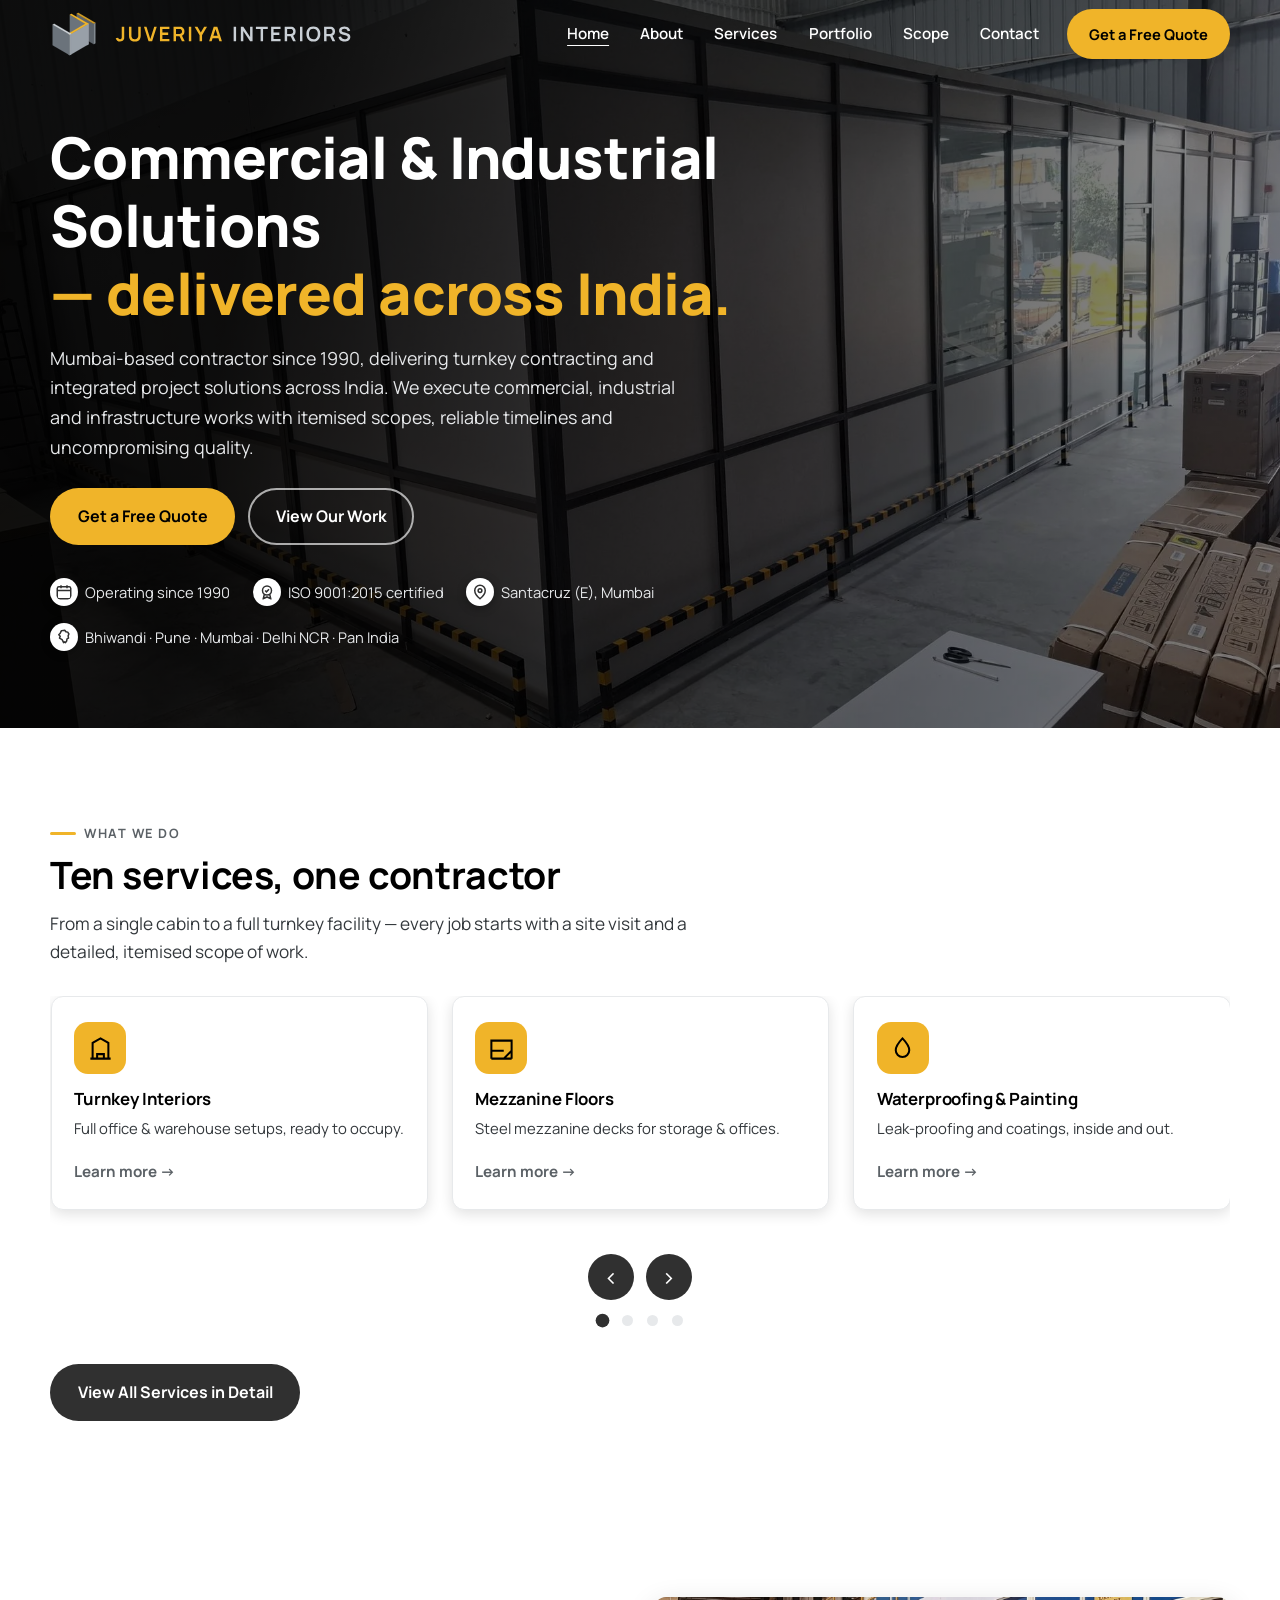
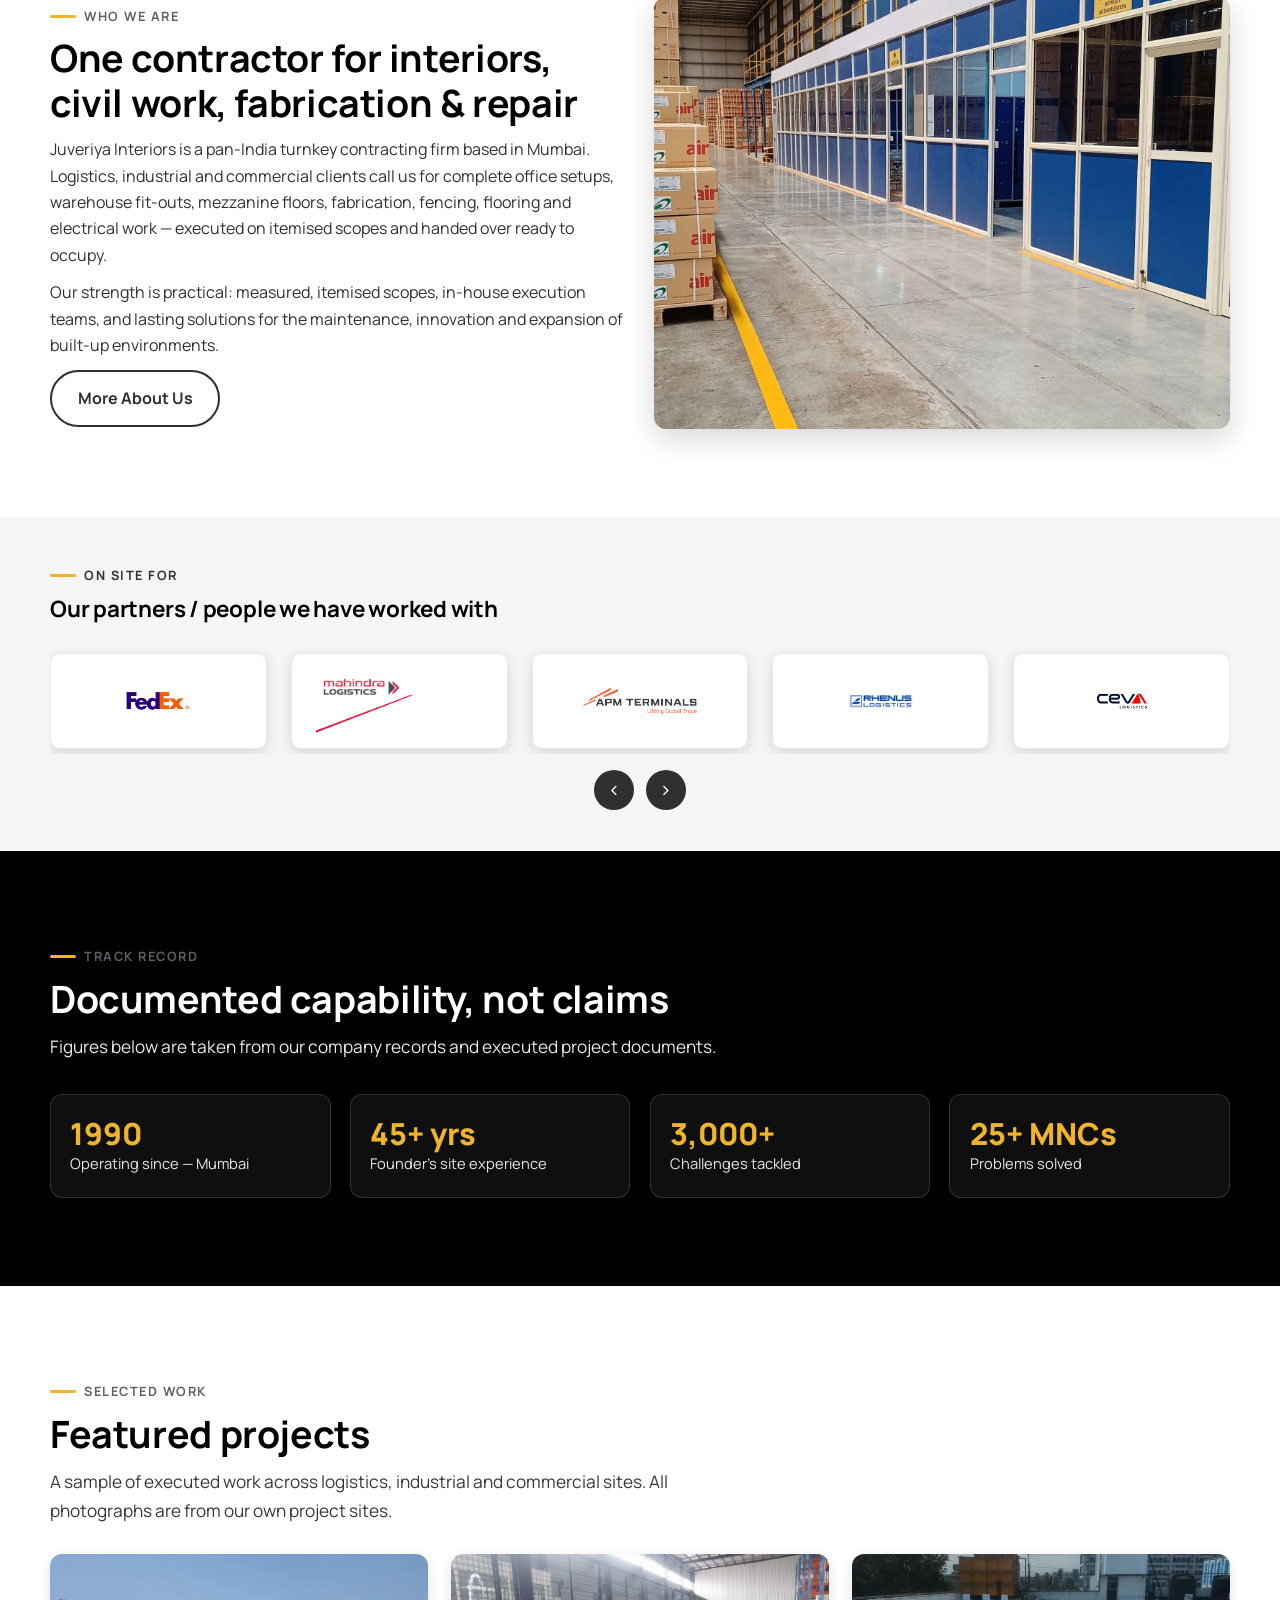
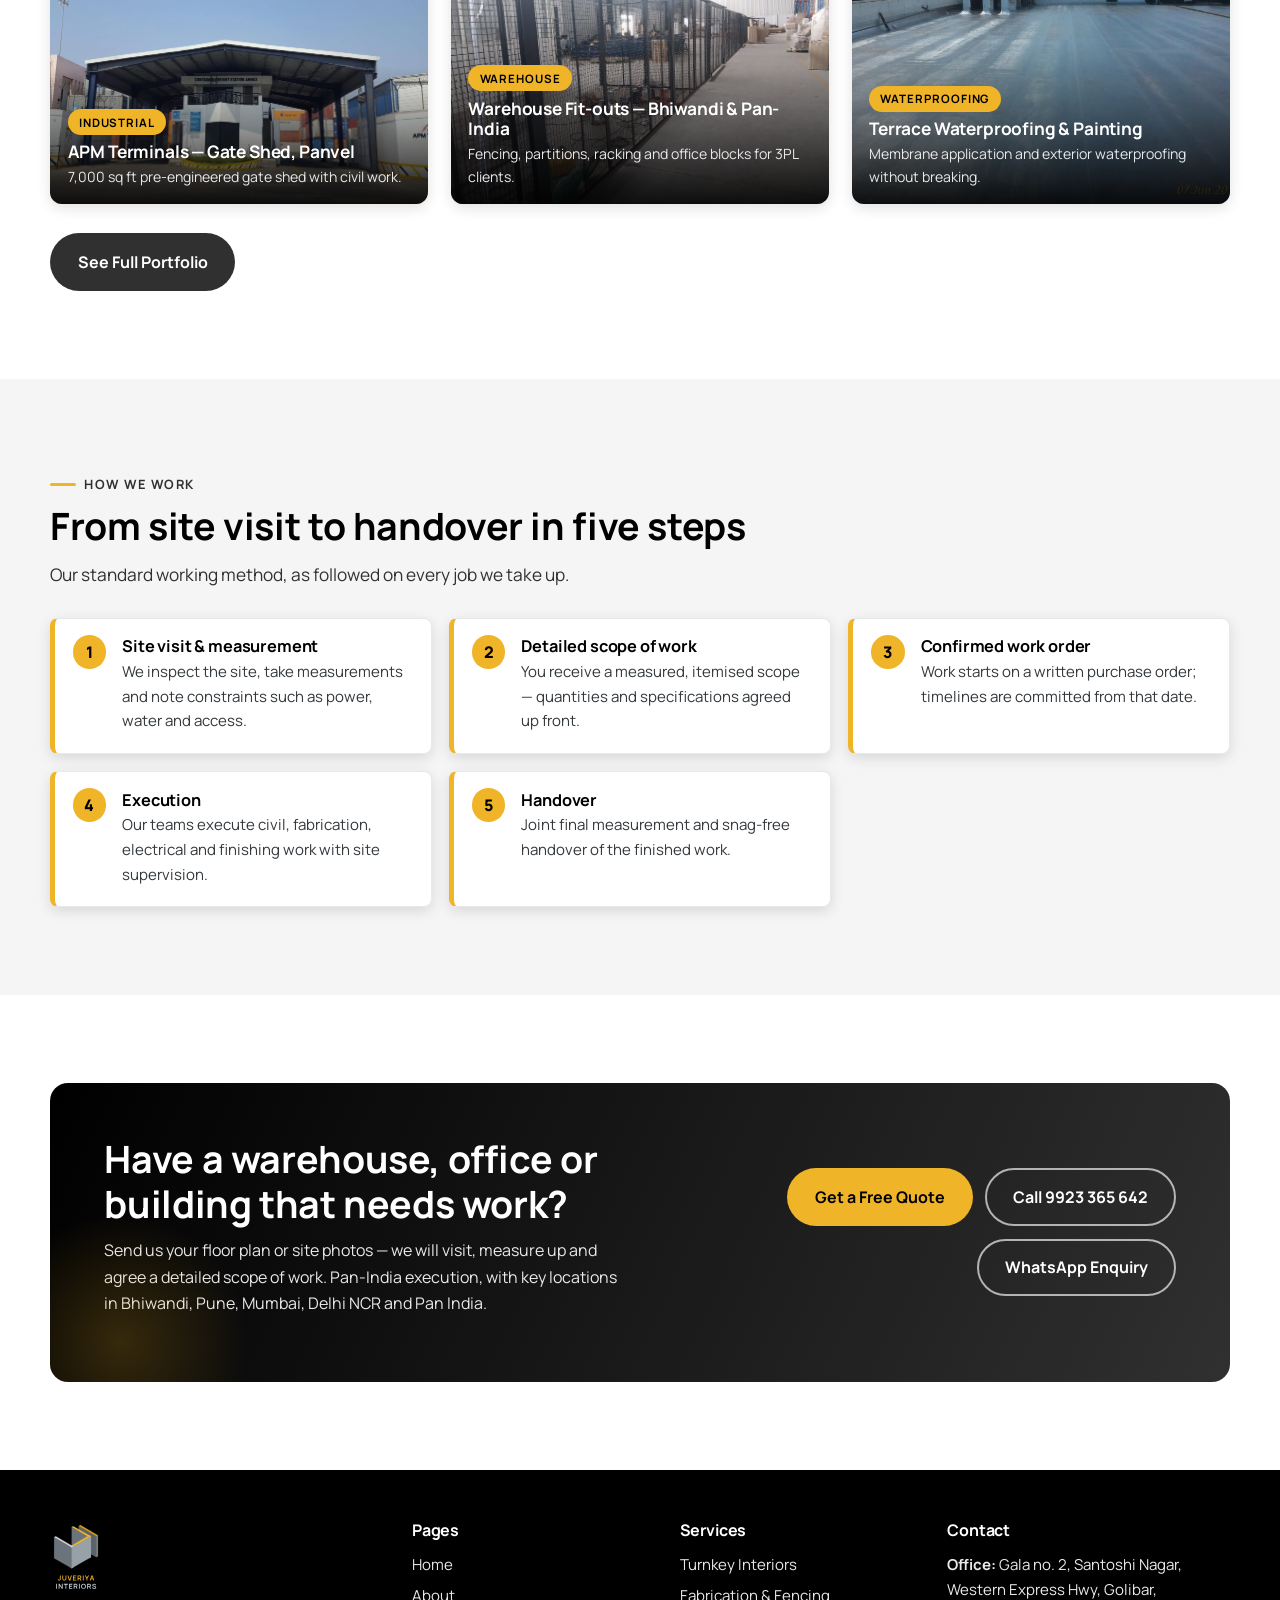
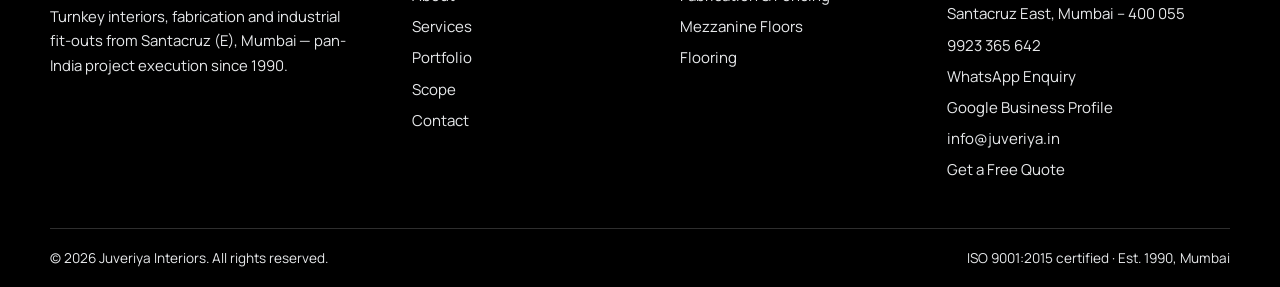
<file: index.html>
<!DOCTYPE html>
<html lang="en">
<head>
  <meta charset="UTF-8">
  <meta name="viewport" content="width=device-width, initial-scale=1.0">
  <script>document.documentElement.classList.add('js');</script>
  <title>Juveriya Interiors | Pan-India Turnkey Interiors &amp; Industrial Fit-Outs</title>
  <meta name="description" content="Juveriya Interiors, Mumbai (est. 1990, ISO 9001:2015 certified): pan-India turnkey office & warehouse interiors, fabrication, mezzanine floors, rolling shutters and vinyl/epoxy flooring for logistics, industrial and commercial clients. Get a free quote.">
  <meta property="og:title" content="Juveriya Interiors | Pan-India Turnkey Interiors & Industrial Fit-Outs">
  <meta property="og:description" content="Mumbai contractor since 1990, executing turnkey projects pan-India — key locations Bhiwandi, Pune, Mumbai, Delhi NCR and Pan India. Trusted by FedEx, Mahindra Logistics, APM Terminals, Rhenus, CEVA, TVS and more.">
  <meta property="og:type" content="website">
  <meta property="og:image" content="https://juveriya.in/social/og-image.png?v=20261015d">
  <meta property="og:image:width" content="1200">
  <meta property="og:image:height" content="630">
  <meta name="twitter:card" content="summary_large_image">
  <link rel="icon" href="favicons/favicon.svg?v=20261015d" type="image/svg+xml">
  <link rel="icon" href="favicons/favicon.ico?v=20261015d" sizes="48x48">
  <link rel="icon" href="favicons/favicon-32x32.png?v=20261015d" type="image/png" sizes="32x32">
  <link rel="icon" href="favicons/favicon-16x16.png?v=20261015d" type="image/png" sizes="16x16">
  <link rel="apple-touch-icon" href="favicons/apple-touch-icon.png?v=20261015d">
  <link rel="manifest" href="favicons/site.webmanifest?v=20261015d">
  <meta name="theme-color" content="#33383C">
  <link rel="preload" href="svg/logo-icon.svg?v=20261015d" as="image">
  <link rel="preload" href="svg/logo-wordmark.svg?v=20261015d" as="image">
  <link rel="preconnect" href="https://fonts.googleapis.com">
  <link rel="preconnect" href="https://fonts.gstatic.com" crossorigin>
  <link href="https://fonts.googleapis.com/css2?family=Manrope:wght@400..800&display=swap" rel="stylesheet">
  <link rel="stylesheet" href="https://cdnjs.cloudflare.com/ajax/libs/OwlCarousel2/2.3.4/assets/owl.carousel.min.css">
  <link rel="stylesheet" href="https://cdnjs.cloudflare.com/ajax/libs/OwlCarousel2/2.3.4/assets/owl.theme.default.min.css">
  <link rel="stylesheet" href="css/styles.css?v=20261110f">
  <script type="application/ld+json">
{
  "@context": "https://schema.org",
  "@type": "GeneralContractor",
  "name": "Juveriya Interiors",
  "url": "https://juveriya.in/",
  "logo": "https://juveriya.in/svg/logo-full.svg",
  "image": "https://juveriya.in/social/og-image.png",
  "telephone": "+919923365642",
  "email": "info@juveriya.in",
  "foundingDate": "1990",
  "address": {
    "@type": "PostalAddress",
    "streetAddress": "Gala no. 2, Santoshi Nagar, Western Express Hwy, Golibar, Santacruz East",
    "addressLocality": "Mumbai",
    "addressRegion": "Maharashtra",
    "postalCode": "400055",
    "addressCountry": "IN"
  },
  "areaServed": "India",
  "sameAs": [
    "https://share.google/2F6Hk8PfobSHnmGoR"
  ]
}
  </script>
</head>
<body>
  <a class="skip-link" href="#main">Skip to main content</a>

  <header class="site-header">
    <div class="container">
      <a class="brand" href="index.html" aria-label="Juveriya Interiors — home">
        <img class="brand__logo" src="svg/logo-icon-dark.svg?v=20261015d" alt="" width="268" height="268">
        <img class="brand__wordmark" src="svg/logo-wordmark-dark.svg?v=20261015d" alt="" width="464" height="52">
      </a>
      <nav class="main-nav" aria-label="Primary">
        <button class="nav-toggle" aria-expanded="false" aria-controls="nav-list" aria-label="Open menu"><span></span><span></span><span></span></button>
        <ul class="nav__list" id="nav-list">
          <li><a href="index.html" aria-current="page">Home</a></li>
          <li><a href="about.html">About</a></li>
          <li><a href="services.html">Services</a></li>
          <li><a href="portfolio.html">Portfolio</a></li>
          <li><a href="scope.html">Scope</a></li>
          <li><a href="contact.html">Contact</a></li>
        </ul>
        <a class="btn btn--primary nav__cta" href="contact.html">Get a Free Quote</a>
      </nav>
    </div>
  </header>
  <div class="nav-scrim" aria-hidden="true"></div>

  <main id="main">
    <!-- HERO -->
    <section class="hero" aria-labelledby="hero-heading">
      <div class="hero__bg" aria-hidden="true">
        <img class="is-active" src="assets/images/hero-partition-office-01.webp?v=20261110" alt="" fetchpriority="high" width="1920" height="1080" decoding="async">
        <img data-src="assets/images/hero-panel-corridor.webp?v=20261110" alt="" loading="lazy" width="1920" height="1080" decoding="async">
        <img data-src="assets/images/hero-warehouse-wide-01.webp?v=20261110" alt="" loading="lazy" width="1920" height="887" decoding="async">
        <img data-src="assets/images/hero-partition-office-02.webp?v=20261110" alt="" loading="lazy" width="1920" height="1080" decoding="async">
        <img data-src="assets/images/hero-roof-structure.webp?v=20261110" alt="" loading="lazy" width="1920" height="887" decoding="async">
        <img data-src="assets/images/hero-warehouse-racking.webp?v=20261110" alt="" loading="lazy" width="1920" height="887" decoding="async">
        <img data-src="assets/images/hero-warehouse-wide-02.webp?v=20261110" alt="" loading="lazy" width="1920" height="887" decoding="async">
        <img data-src="assets/images/scope-dachser-floor.webp?v=20261110" alt="" loading="lazy" width="1400" height="1050" decoding="async">
        <img data-src="assets/images/hero-partition-corridor.webp?v=20261110" alt="" loading="lazy" width="1920" height="887" decoding="async">
        <img data-src="assets/images/hero-office-lounge.webp?v=20261110" alt="" loading="lazy" width="1920" height="887" decoding="async">
        <img data-src="assets/images/hero-dock-cabin.webp?v=20261110" alt="" loading="lazy" width="1920" height="887" decoding="async">
        <img data-src="assets/images/hero-shutter-frame.webp?v=20261110" alt="" loading="lazy" width="1920" height="887" decoding="async">
        <img data-src="assets/images/hero-warehouse-cabin.webp?v=20261110" alt="" loading="lazy" width="1920" height="887" decoding="async">
        <img data-src="assets/images/hero-blue-office.webp?v=20261110" alt="" loading="lazy" width="1920" height="1440" decoding="async">
        <img data-src="assets/images/hero-pool-deck-01.webp?v=20261110" alt="" loading="lazy" width="1600" height="1020" decoding="async">
        <img data-src="assets/images/hero-pool-deck-02.webp?v=20261110" alt="" loading="lazy" width="1600" height="1020" decoding="async">
      </div>
      <div class="container">
        <div class="hero__inner">
          <h1 id="hero-heading">Commercial &amp; Industrial Solutions<br><span class="accent">— delivered across India.</span></h1>
          <p>Mumbai-based contractor since 1990, delivering turnkey contracting and integrated project solutions across India. We execute commercial, industrial and infrastructure works with itemised scopes, reliable timelines and uncompromising quality.</p>
          <div class="hero__ctas">
            <a class="btn btn--primary" href="contact.html">Get a Free Quote</a>
            <a class="btn btn--ghost" href="portfolio.html">View Our Work</a>
          </div>
          <ul class="hero__meta">
            <li><svg viewBox="0 0 24 24" fill="none" stroke="currentColor" stroke-width="2" aria-hidden="true"><rect x="3" y="5" width="18" height="16" rx="2"/><path d="M3 10h18M8 3v4M16 3v4"/></svg>Operating since 1990</li>
            <li><svg viewBox="0 0 24 24" fill="none" stroke="currentColor" stroke-width="2" aria-hidden="true"><circle cx="12" cy="10" r="6"/><path d="m9.5 10 1.8 1.8 3.4-3.6M8.5 15 7 21l5-2.4L17 21l-1.5-6"/></svg>ISO 9001:2015 certified</li>
            <li><svg viewBox="0 0 24 24" fill="none" stroke="currentColor" stroke-width="2" aria-hidden="true"><path d="M12 21s-7-5.5-7-11a7 7 0 0 1 14 0c0 5.5-7 11-7 11Z"/><circle cx="12" cy="10" r="2.5"/></svg>Santacruz (E), Mumbai</li>
            <li><svg viewBox="0 0 24 24" fill="none" stroke="currentColor" stroke-width="2" stroke-linejoin="round" aria-hidden="true"><path d="M9 3.5 13 3l1.5 2 2.5.5L18.5 8l-1 2.5.5 3-2 1-.5 3-1.5 2-1-1-1.5 1-2-4-3.5-2 1-2.5L5 9l2-2 1-2.5 1-1Z"/></svg>Bhiwandi · Pune · Mumbai · Delhi NCR · Pan India</li>
          </ul>
        </div>
      </div>
    </section>

    <!-- SERVICES CAROUSEL -->
    <section class="section" aria-labelledby="services-heading">
      <div class="container">
        <div class="reveal">
          <span class="eyebrow">What we do</span>
          <h2 id="services-heading">Ten services, one contractor</h2>
          <p class="lead">From a single cabin to a full turnkey facility — every job starts with a site visit and a detailed, itemised scope of work.</p>
        </div>
        <div class="owl-carousel owl-theme services-carousel reveal" id="services-carousel">
          <article class="item"><div class="svc-card">
            <div class="card__icon" aria-hidden="true"><svg viewBox="0 0 24 24" fill="none" stroke="currentColor" stroke-width="1.8"><path d="M3 21h18M5 21V7l7-4 7 4v14M9 21v-4h6v4M9 10h.01M15 10h.01"/></svg></div>
            <h3>Turnkey Interiors</h3><p>Full office &amp; warehouse setups, ready to occupy.</p>
            <a class="card__link" href="services.html#turnkey">Learn more →</a>
          </div></article>
          <article class="item"><div class="svc-card">
            <div class="card__icon" aria-hidden="true"><svg viewBox="0 0 24 24" fill="none" stroke="currentColor" stroke-width="1.8"><path d="M3 21V5h18v16M3 21h18M3 14h11M14 21l7-7"/></svg></div>
            <h3>Mezzanine Floors</h3><p>Steel mezzanine decks for storage &amp; offices.</p>
            <a class="card__link" href="services.html#mezzanine">Learn more →</a>
          </div></article>
          <article class="item"><div class="svc-card">
            <div class="card__icon" aria-hidden="true"><svg viewBox="0 0 24 24" fill="none" stroke="currentColor" stroke-width="1.8"><path d="M12 3s6 6.3 6 10.5a6 6 0 0 1-12 0C6 9.3 12 3 12 3Z"/></svg></div>
            <h3>Waterproofing &amp; Painting</h3><p>Leak-proofing and coatings, inside and out.</p>
            <a class="card__link" href="services.html#waterproofing">Learn more →</a>
          </div></article>
          <article class="item"><div class="svc-card">
            <div class="card__icon" aria-hidden="true"><svg viewBox="0 0 24 24" fill="none" stroke="currentColor" stroke-width="1.8"><path d="M4 20V10l5-5h9l2 5v10M4 20h16M8 20v-6h8v6M8 10V5h5"/></svg></div>
            <h3>Fabrication &amp; Fencing</h3><p>Sheds, fencing and structural steelwork.</p>
            <a class="card__link" href="services.html#fabrication">Learn more →</a>
          </div></article>
          <article class="item"><div class="svc-card">
            <div class="card__icon" aria-hidden="true"><svg viewBox="0 0 24 24" fill="none" stroke="currentColor" stroke-width="1.8"><path d="M4 5h16M4 12h16M4 19h16M7 3v4M7 10v4M7 17v4"/></svg></div>
            <h3>Racking &amp; Relocation</h3><p>Storage racks, shifting and dismantling.</p>
            <a class="card__link" href="services.html#racking">Learn more →</a>
          </div></article>
          <article class="item"><div class="svc-card">
            <div class="card__icon" aria-hidden="true"><svg viewBox="0 0 24 24" fill="none" stroke="currentColor" stroke-width="1.8"><path d="M13 2 4.5 13.5H11L9.5 22 19 10h-6.5L13 2Z"/></svg></div>
            <h3>Electrical &amp; CCTV</h3><p>Power, lighting, networking and security.</p>
            <a class="card__link" href="services.html#electrical">Learn more →</a>
          </div></article>
          <article class="item"><div class="svc-card">
            <div class="card__icon" aria-hidden="true"><svg viewBox="0 0 24 24" fill="none" stroke="currentColor" stroke-width="1.8"><path d="M7 3h10v5H7zM7 8v11a2 2 0 0 0 2 2h6a2 2 0 0 0 2-2V8M10 12h4"/></svg></div>
            <h3>Plumbing &amp; Finishing</h3><p>Plumbing, cladding and final finishes.</p>
            <a class="card__link" href="services.html#finishing">Learn more →</a>
          </div></article>
          <article class="item"><div class="svc-card">
            <div class="card__icon" aria-hidden="true"><svg viewBox="0 0 24 24" fill="none" stroke="currentColor" stroke-width="1.8"><path d="M3 5h18v14H3zM3 9h18M3 13h18M3 17h18"/></svg></div>
            <h3>Shutters, Gates &amp; Docks</h3><p>Rolling shutters, heavy gates, trolleys, dock fabrication.</p>
            <a class="card__link" href="services.html#shutters-gates">Learn more →</a>
          </div></article>
          <article class="item"><div class="svc-card">
            <div class="card__icon" aria-hidden="true"><svg viewBox="0 0 24 24" fill="none" stroke="currentColor" stroke-width="1.8"><path d="M3 3h18v18H3zM3 12h18M12 3v18"/></svg></div>
            <h3>Flooring</h3><p>Heavy-duty floor finishes — vinyl and epoxy.</p>
            <a class="card__link" href="services.html#flooring">Learn more →</a>
          </div></article>
          <article class="item"><div class="svc-card">
            <div class="card__icon" aria-hidden="true"><svg viewBox="0 0 24 24" fill="none" stroke="currentColor" stroke-width="1.8"><rect x="6" y="3" width="12" height="18" rx="1"/><circle cx="14.5" cy="12" r="1" fill="currentColor"/><path d="M6 7h12"/></svg></div>
            <h3>Doors &amp; Paneling</h3><p>Safety doors, paneling, molding, ceilings.</p>
            <a class="card__link" href="services.html#doors-paneling">Learn more →</a>
          </div></article>
        </div>
        <div style="margin-top:1.6rem" class="reveal">
          <a class="btn btn--dark" href="services.html">View All Services in Detail</a>
        </div>
      </div>
    </section>

    <!-- INTRO -->
    <section class="section" aria-labelledby="intro-heading">
      <div class="container split">
        <div class="reveal">
          <span class="eyebrow">Who we are</span>
          <h2 id="intro-heading">One contractor for interiors, civil work, fabrication &amp; repair</h2>
          <p>Juveriya Interiors is a pan-India turnkey contracting firm based in Mumbai. Logistics, industrial and commercial clients call us for complete office setups, warehouse fit-outs, mezzanine floors, fabrication, fencing, flooring and electrical work — executed on itemised scopes and handed over ready to occupy.</p>
          <p>Our strength is practical: measured, itemised scopes, in-house execution teams, and lasting solutions for the maintenance, innovation and expansion of built-up environments.</p>
          <a class="btn btn--outline" href="about.html">More About Us</a>
        </div>
        <div class="reveal">
          <img src="assets/images/pf-blue-office.webp?v=20261110" alt="Finished warehouse office interior with workstations and glazed partitions executed by Juveriya Interiors" loading="lazy" width="1600" height="1200" decoding="async">
        </div>
      </div>
    </section>

    <!-- CLIENTS STRIP -->
    <section class="section section--soft" aria-labelledby="clients-heading" style="padding-block:2.6rem">
      <div class="container">
        <div class="reveal">
          <span class="eyebrow">On site for</span>
          <h2 id="clients-heading" style="font-size:1.4rem">Our partners / people we have worked with</h2>
        </div>
        <ul class="owl-carousel owl-theme clients-carousel reveal" id="clients-carousel" aria-label="Partner and client logos — rotating">
          <li class="item"><img src="assets/images/logos/fedex.webp?v=20261110" alt="FedEx" loading="lazy" width="256" height="256" decoding="async"></li>
          <li class="item"><img src="assets/images/logos/mahindra-logistics.webp?v=20261110" alt="Mahindra Logistics" loading="lazy" width="423" height="168" decoding="async"></li>
          <li class="item"><img src="assets/images/logos/apm-terminals.webp?v=20261110" alt="APM Terminals" loading="lazy" width="900" height="500" decoding="async"></li>
          <li class="item"><img src="assets/images/logos/rhenus.webp?v=20261110" alt="Rhenus Logistics" loading="lazy" width="280" height="280" decoding="async"></li>
          <li class="item"><img src="assets/images/logos/ceva-logistics.webp?v=20261110" alt="CEVA Logistics" loading="lazy" width="256" height="256" decoding="async"></li>
          <li class="item"><img src="assets/images/logos/tvs-supply-chain.webp?v=20261110" alt="TVS Supply Chain Solutions" loading="lazy" width="256" height="256" decoding="async"></li>
          <li class="item"><img src="assets/images/logos/msc.webp?v=20261110" alt="MSC" loading="lazy" width="200" height="200" decoding="async"></li>
          <li class="item"><img src="assets/images/logos/dachser.webp?v=20261110" alt="Dachser" loading="lazy" width="256" height="256" decoding="async"></li>
          <li class="item"><img src="assets/images/logos/avvashya-cci.webp?v=20261110" alt="Avvashya CCI" loading="lazy" width="256" height="256" decoding="async"></li>
          <li class="item"><img src="assets/images/logos/uidai.webp?v=20261110" alt="UIDAI" loading="lazy" width="256" height="256" decoding="async"></li>
          <li class="item"><img src="assets/images/logos/the-lalit.webp?v=20261110" alt="The Lalit" loading="lazy" width="256" height="256" decoding="async"></li>
          <li class="item"><img src="assets/images/logos/jw-marriott.webp?v=20261110" alt="Marriott" loading="lazy" width="256" height="256" decoding="async"></li>
          <li class="item"><img src="assets/images/logos/apl-logistics.webp?v=20261110" alt="APL Logistics" loading="lazy" width="900" height="402" decoding="async"></li>
          <li class="item"><img src="assets/images/logos/alcargo.webp?v=20261110" alt="Allcargo Logistics" loading="lazy" width="534" height="374" decoding="async"></li>
          <li class="item"><img src="assets/images/logos/birdview_global_logistics_pvt_ltd_logo.webp?v=20261110" alt="Birdview Global Logistics" loading="lazy" width="200" height="200" decoding="async"></li>
          <li class="item"><img src="assets/images/logos/Crane_WW_Logo.webp?v=20261110" alt="Crane Worldwide Logistics" loading="lazy" width="684" height="180" decoding="async"></li>
          <li class="item"><img src="assets/images/logos/DpWorld.webp?v=20261110" alt="DP World" loading="lazy" width="199" height="148" decoding="async"></li>
          <li class="item"><img src="assets/images/logos/emiza_inc.webp?v=20261110" alt="Emiza" loading="lazy" width="820" height="360" decoding="async"></li>
          <li class="item"><img src="assets/images/logos/feiCargo.webp?v=20261110" alt="FEI Cargo" loading="lazy" width="148" height="148" decoding="async"></li>
          <li class="item"><img src="assets/images/logos/Flyjack.webp?v=20261110" alt="Flyjack" loading="lazy" width="447" height="447" decoding="async"></li>
          <li class="item"><img src="assets/images/logos/Furlenco.webp?v=20261110" alt="Furlenco" loading="lazy" width="2480" height="969" decoding="async"></li>
          <li class="item"><img src="assets/images/logos/K11.webp?v=20261110" alt="K11 Academy" loading="lazy" width="499" height="300" decoding="async"></li>
          <li class="item"><img src="assets/images/logos/KSH.webp?v=20261110" alt="KSH" loading="lazy" width="400" height="265" decoding="async"></li>
          <li class="item"><img src="assets/images/logos/mantra.webp?v=20261110" alt="Mantra" loading="lazy" width="360" height="360" decoding="async"></li>
          <li class="item"><img src="assets/images/logos/Mol.webp?v=20261110" alt="MOL" loading="lazy" width="255" height="82" decoding="async"></li>
          <li class="item"><img src="assets/images/logos/New_Breed_Logistics_logo_200x116.webp?v=20261110" alt="New Breed Logistics" loading="lazy" width="200" height="116" decoding="async"></li>
          <li class="item"><img src="assets/images/logos/psipl.webp?v=20261110" alt="PSIPL" loading="lazy" width="586" height="363" decoding="async"></li>
          <li class="item"><img src="assets/images/logos/SaarTransport.webp?v=20261110" alt="SAR Transport" loading="lazy" width="200" height="200" decoding="async"></li>
          <li class="item"><img src="assets/images/logos/samsara.webp?v=20261110" alt="Samsara Shipping" loading="lazy" width="771" height="181" decoding="async"></li>
          <li class="item"><img src="assets/images/logos/technova-logo-new.webp?v=20261110" alt="TechNova" loading="lazy" width="500" height="451" decoding="async"></li>
        </ul>
      </div>
    </section>

    <!-- NUMBERS -->
    <section class="section section--dark" aria-labelledby="numbers-heading">
      <div class="container">
        <div class="reveal">
          <span class="eyebrow">Track record</span>
          <h2 id="numbers-heading">Documented capability, not claims</h2>
          <p class="lead">Figures below are taken from our company records and executed project documents.</p>
        </div>
        <div class="stats reveal">
          <div class="stat"><div class="stat__num">1990</div><div class="stat__label">Operating since — Mumbai</div></div>
          <div class="stat"><div class="stat__num">45+ yrs</div><div class="stat__label">Founder's site experience</div></div>
          <div class="stat"><div class="stat__num">3,000+</div><div class="stat__label">Challenges tackled</div></div>
          <div class="stat"><div class="stat__num">25+ MNCs</div><div class="stat__label">Problems solved</div></div>
        </div>
      </div>
    </section>

    <!-- FEATURED PROJECTS -->
    <section class="section" aria-labelledby="featured-heading">
      <div class="container">
        <div class="reveal">
          <span class="eyebrow">Selected work</span>
          <h2 id="featured-heading">Featured projects</h2>
          <p class="lead">A sample of executed work across logistics, industrial and commercial sites. All photographs are from our own project sites.</p>
        </div>
        <div class="grid grid--3" style="margin-top:1.8rem">
          <a class="project-card reveal" href="portfolio.html">
            <img src="assets/images/apm-gate-shed-panvel.webp?v=20261110" alt="Completed 7,000 sq ft gate shed at APM Terminals, Panvel" loading="lazy" width="1520" height="1054" decoding="async">
            <div class="project-card__body"><span class="tag">Industrial</span><h3>APM Terminals — Gate Shed, Panvel</h3><p>7,000 sq ft pre-engineered gate shed with civil work.</p></div>
          </a>
          <a class="project-card reveal" href="portfolio.html">
            <img src="assets/images/pf-mesh-fencing.webp?v=20261110" alt="Black wire-mesh fencing and partitions inside a warehouse" loading="lazy" width="1600" height="1200" decoding="async">
            <div class="project-card__body"><span class="tag">Warehouse</span><h3>Warehouse Fit-outs — Bhiwandi &amp; Pan-India</h3><p>Fencing, partitions, racking and office blocks for 3PL clients.</p></div>
          </a>
          <a class="project-card reveal" href="portfolio.html">
            <img src="assets/images/terrace-waterproofing-membrane.webp?v=20261110" alt="Terrace waterproofing membrane applied over a large roof" loading="lazy" width="1467" height="880" decoding="async">
            <div class="project-card__body"><span class="tag">Waterproofing</span><h3>Terrace Waterproofing &amp; Painting</h3><p>Membrane application and exterior waterproofing without breaking.</p></div>
          </a>
        </div>
        <div style="margin-top:1.8rem" class="reveal">
          <a class="btn btn--dark" href="portfolio.html">See Full Portfolio</a>
        </div>
      </div>
    </section>

    <!-- HOW WE WORK -->
    <section class="section section--soft" aria-labelledby="process-heading">
      <div class="container">
        <div class="reveal">
          <span class="eyebrow">How we work</span>
          <h2 id="process-heading">From site visit to handover in five steps</h2>
          <p class="lead">Our standard working method, as followed on every job we take up.</p>
        </div>
        <div class="steps">
          <div class="step reveal"><h3>Site visit &amp; measurement</h3><p>We inspect the site, take measurements and note constraints such as power, water and access.</p></div>
          <div class="step reveal"><h3>Detailed scope of work</h3><p>You receive a measured, itemised scope — quantities and specifications agreed up front.</p></div>
          <div class="step reveal"><h3>Confirmed work order</h3><p>Work starts on a written purchase order; timelines are committed from that date.</p></div>
          <div class="step reveal"><h3>Execution</h3><p>Our teams execute civil, fabrication, electrical and finishing work with site supervision.</p></div>
          <div class="step reveal"><h3>Handover</h3><p>Joint final measurement and snag-free handover of the finished work.</p></div>
        </div>
      </div>
    </section>

    <!-- CTA -->
    <section class="section" aria-labelledby="cta-heading">
      <div class="container">
        <div class="cta-banner reveal">
          <div>
            <h2 id="cta-heading">Have a warehouse, office or building that needs work?</h2>
            <p>Send us your floor plan or site photos — we will visit, measure up and agree a detailed scope of work. Pan-India execution, with key locations in Bhiwandi, Pune, Mumbai, Delhi NCR and Pan India.</p>
          </div>
          <div class="cta-banner__actions">
            <a class="btn btn--primary" href="contact.html">Get a Free Quote</a>
            <a class="btn btn--ghost" href="tel:+919923365642">Call 9923 365 642</a>
            <a class="btn btn--ghost" href="https://wa.me/919923365642" target="_blank" rel="noopener">WhatsApp Enquiry</a>
          </div>
        </div>
      </div>
    </section>
  </main>

  <footer class="site-footer">
    <div class="container">
      <div class="footer-grid">
        <div class="footer-brand">
          <a class="brand" href="index.html" aria-label="Juveriya Interiors — home">
            <img class="brand__logo" src="svg/logo-full-dark.svg?v=20261015d" alt="" width="248" height="352" loading="lazy">
          </a>
          <p>Turnkey interiors, fabrication and industrial fit-outs from Santacruz (E), Mumbai — pan-India project execution since 1990.</p>
        </div>
        <nav aria-label="Footer">
          <h3>Pages</h3>
          <ul>
            <li><a href="index.html">Home</a></li>
            <li><a href="about.html">About</a></li>
            <li><a href="services.html">Services</a></li>
            <li><a href="portfolio.html">Portfolio</a></li>
            <li><a href="scope.html">Scope</a></li>
            <li><a href="contact.html">Contact</a></li>
          </ul>
        </nav>
        <nav aria-label="Services footer">
          <h3>Services</h3>
          <ul>
            <li><a href="services.html#turnkey">Turnkey Interiors</a></li>
            <li><a href="services.html#fabrication">Fabrication &amp; Fencing</a></li>
            <li><a href="services.html#mezzanine">Mezzanine Floors</a></li>
            <li><a href="services.html#flooring">Flooring</a></li>
          </ul>
        </nav>
        <div>
          <h3>Contact</h3>
          <ul>
            <li><strong>Office:</strong> Gala no. 2, Santoshi Nagar, Western Express Hwy, Golibar, Santacruz East, Mumbai – 400 055</li>
            <li><a href="tel:+919923365642">9923 365 642</a></li>
            <li><a href="https://wa.me/919923365642" target="_blank" rel="noopener">WhatsApp Enquiry</a></li>
            <li><a href="https://share.google/2F6Hk8PfobSHnmGoR" target="_blank" rel="noopener">Google Business Profile</a></li>
            <li><a href="mailto:info@juveriya.in">info@juveriya.in</a></li>
            <li><a href="contact.html">Get a Free Quote</a></li>
          </ul>
        </div>
      </div>
      <div class="footer-bottom">
        <p>© <span data-year>2026</span> Juveriya Interiors. All rights reserved.</p>
        <p>ISO 9001:2015 certified · Est. 1990, Mumbai</p>
      </div>
    </div>
  </footer>

  <script src="https://cdnjs.cloudflare.com/ajax/libs/jquery/3.7.1/jquery.min.js"></script>
  <script src="https://cdnjs.cloudflare.com/ajax/libs/OwlCarousel2/2.3.4/owl.carousel.min.js"></script>
  <script src="js/main.js?v=20261110f" defer></script>
</body>
</html>
</file>
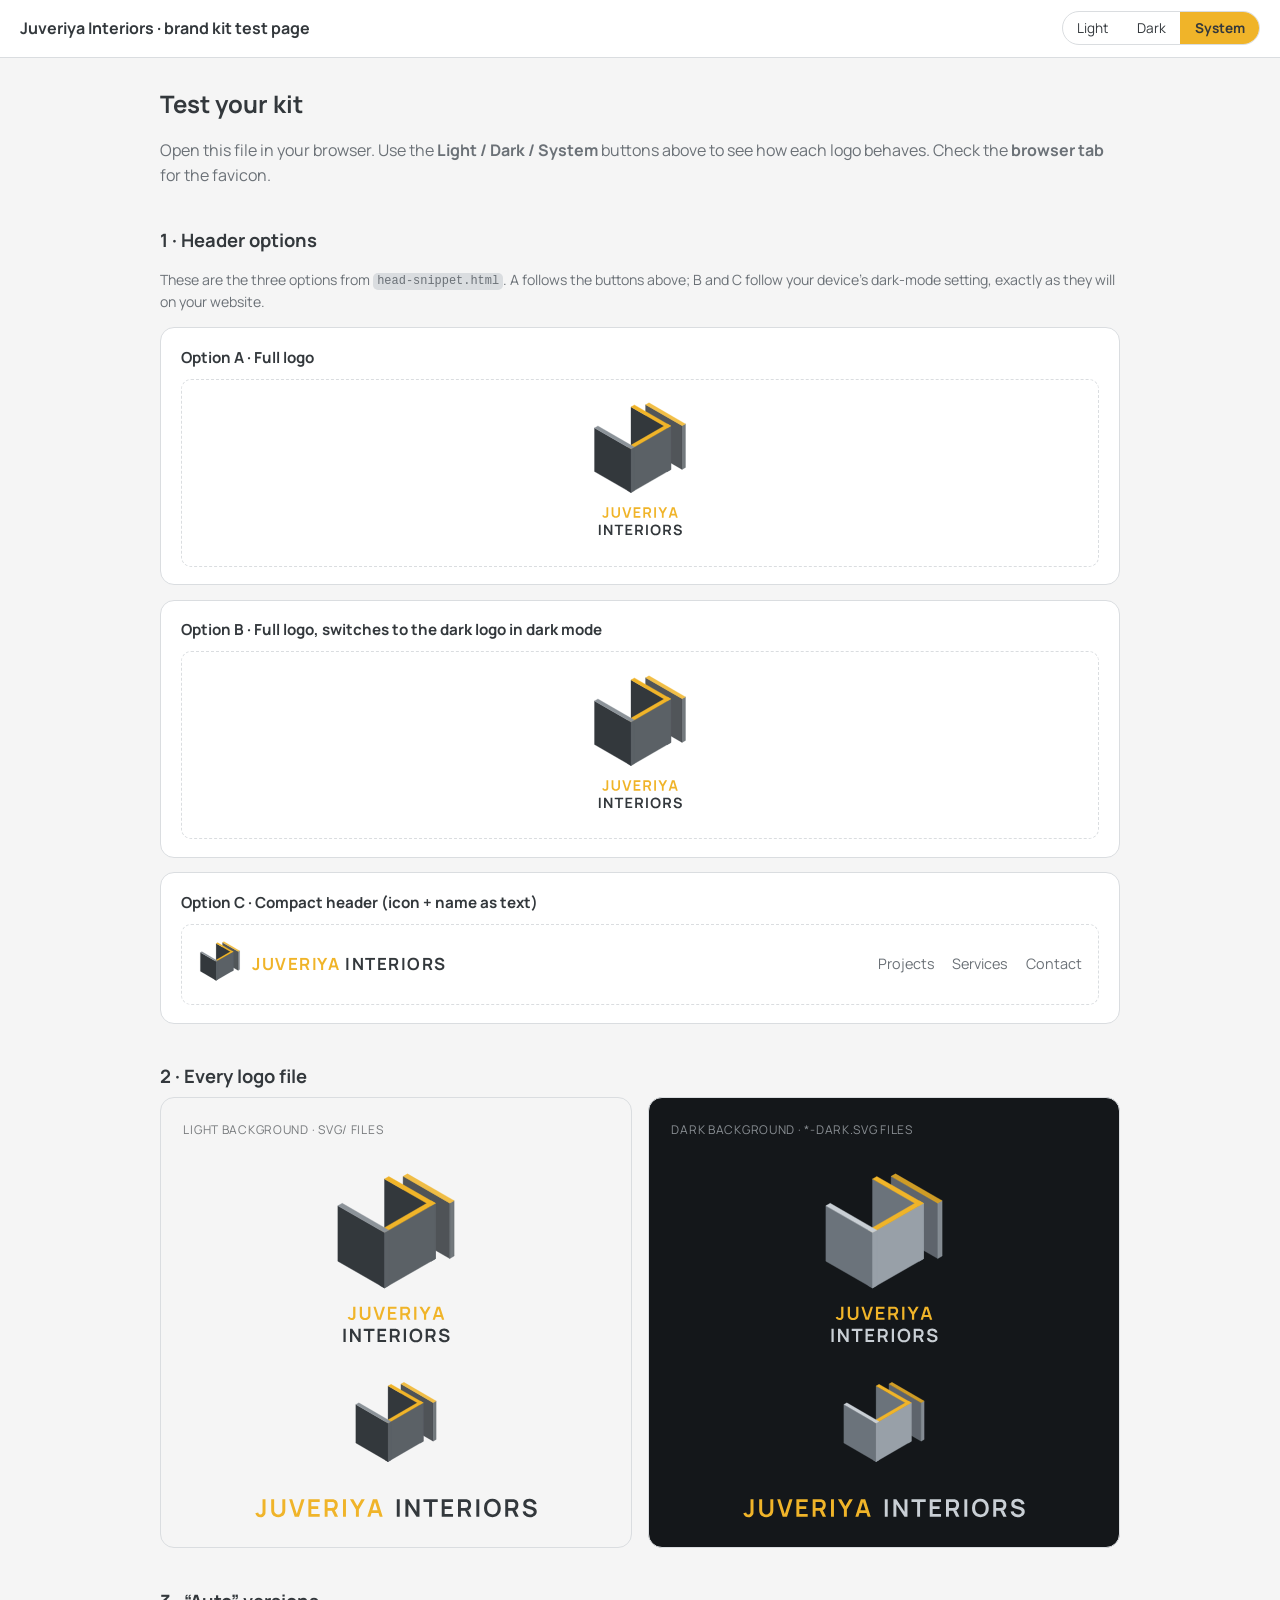
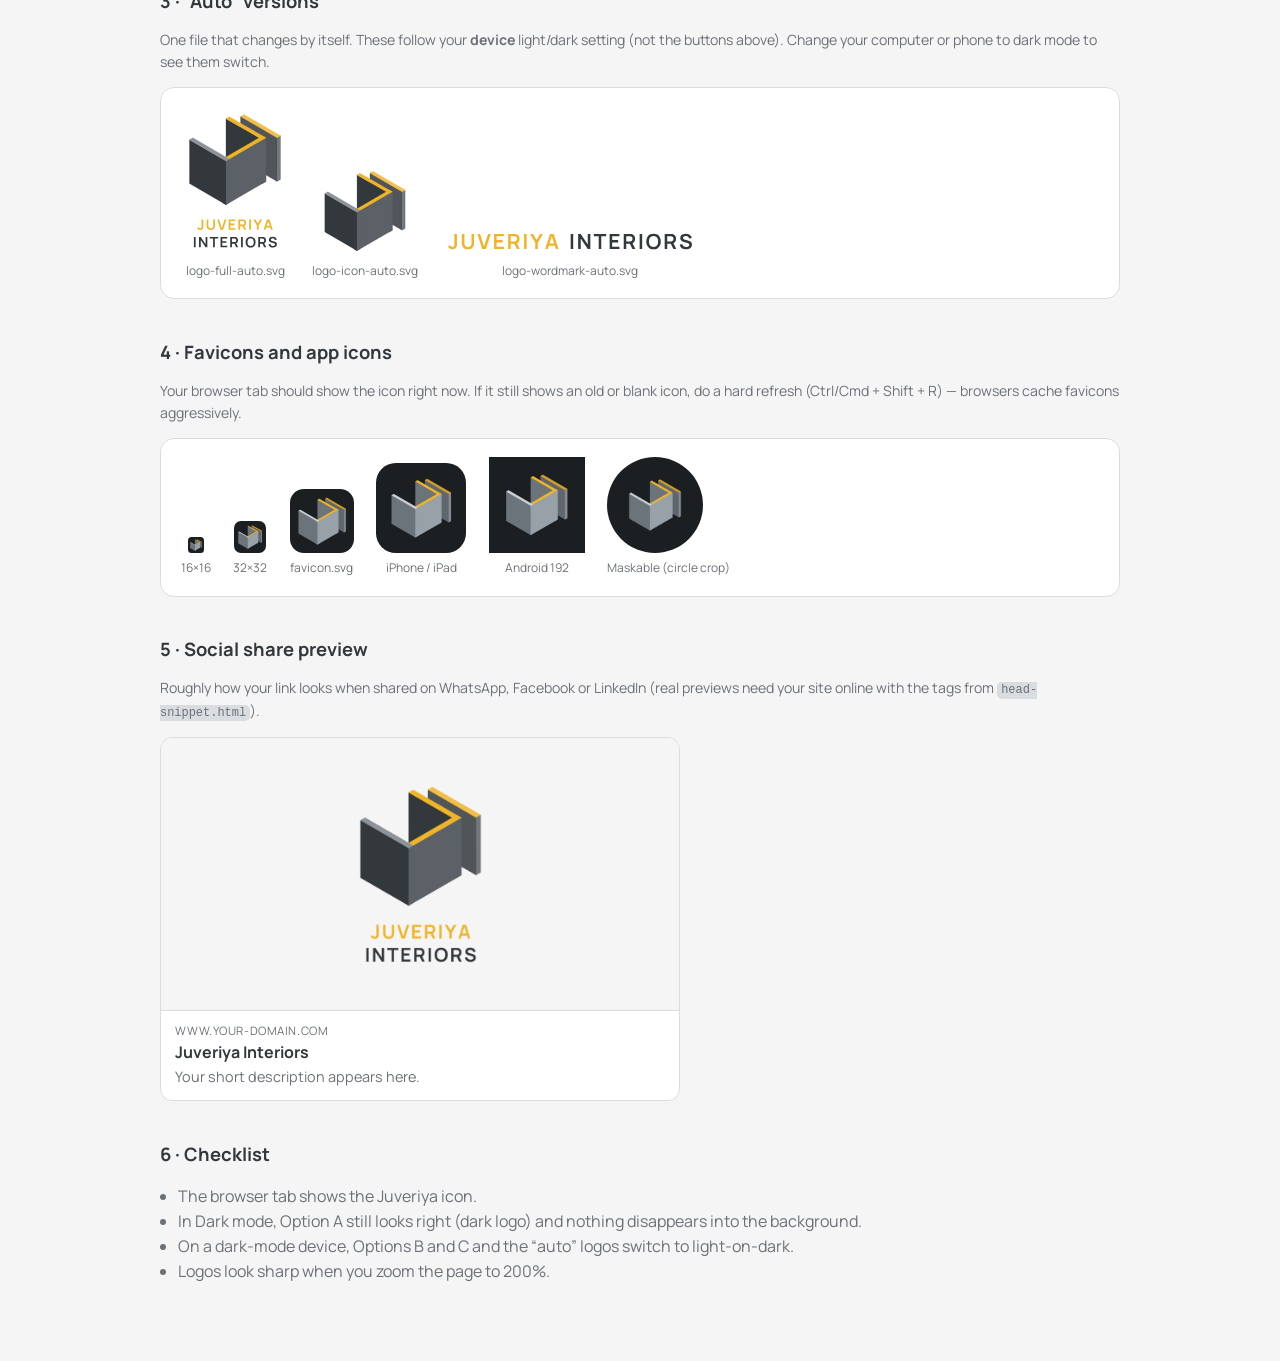
<file: assets/juveriya-brand-kit2.0/index.html>
<!doctype html>
<html lang="en">
<head>
<meta charset="utf-8">
<meta name="viewport" content="width=device-width, initial-scale=1">
<title>Juveriya Interiors · Brand kit test page</title>

<!-- Favicon test: look at this browser tab -->
<link rel="icon" href="favicons/favicon.svg" type="image/svg+xml">
<link rel="icon" href="favicons/favicon-32x32.png" type="image/png" sizes="32x32">
<link rel="icon" href="favicons/favicon-16x16.png" type="image/png" sizes="16x16">
<link rel="icon" href="favicons/favicon.ico" sizes="48x48">
<link rel="apple-touch-icon" href="favicons/apple-touch-icon.png">
<link rel="manifest" href="favicons/site.webmanifest">
<meta name="theme-color" content="#33383C">

<link rel="preconnect" href="https://fonts.googleapis.com">
<link rel="preconnect" href="https://fonts.gstatic.com" crossorigin>
<link href="https://fonts.googleapis.com/css2?family=Manrope:wght@500;700&display=swap" rel="stylesheet">

<style>
  :root{--bg:#F5F5F5;--panel:#fff;--ink:#33383C;--muted:#6B7177;--line:#DADDE0}
  @media (prefers-color-scheme:dark){:root:not([data-theme="light"]){--bg:#14171A;--panel:#1B1F22;--ink:#E6E9EC;--muted:#98A0A8;--line:#2C3237}}
  :root[data-theme="dark"]{--bg:#14171A;--panel:#1B1F22;--ink:#E6E9EC;--muted:#98A0A8;--line:#2C3237}
  *{box-sizing:border-box}
  body{margin:0;background:var(--bg);color:var(--ink);font:16px/1.55 "Manrope",system-ui,-apple-system,"Segoe UI",sans-serif}
  .bar{position:sticky;top:0;z-index:5;display:flex;gap:1rem;align-items:center;justify-content:space-between;flex-wrap:wrap;
       padding:.7rem 1.25rem;background:var(--panel);border-bottom:1px solid var(--line)}
  .toggle{display:inline-flex;border:1px solid var(--line);border-radius:999px;overflow:hidden}
  .toggle button{font:inherit;font-size:.85rem;padding:.35rem .9rem;border:0;background:transparent;color:var(--ink);cursor:pointer}
  .toggle button.on{background:#F0B429;color:#33383C;font-weight:700}
  main{max-width:1000px;margin:0 auto;padding:1.5rem 1.25rem 4rem}
  h1{font-size:1.5rem;margin:.2rem 0 .3rem} h2{font-size:1.15rem;margin:2.4rem 0 .4rem} h3{font-size:.95rem;margin:0 0 .6rem}
  p,li{color:var(--muted)} .note{font-size:.88rem}
  .card{background:var(--panel);border:1px solid var(--line);border-radius:14px;padding:1.1rem 1.25rem;margin:.9rem 0}
  .mock{display:flex;align-items:center;justify-content:space-between;gap:1rem;padding:.9rem 1rem;border:1px dashed var(--line);border-radius:10px}
  .mock nav{display:flex;gap:1.1rem;font-size:.9rem;color:var(--muted)}
  .center{justify-content:center}
  .grid{display:grid;grid-template-columns:1fr 1fr;gap:1rem} @media (max-width:760px){.grid{grid-template-columns:1fr}}
  .panel{border-radius:14px;padding:1.4rem;display:flex;flex-direction:column;gap:1.5rem;align-items:center;border:1px solid var(--line)}
  .panel.light{background:#F5F5F5}.panel.dark{background:#14171A}
  .panel small{align-self:flex-start;font-size:.75rem;letter-spacing:.06em;text-transform:uppercase;opacity:.65}
  .panel.light small{color:#33383C}.panel.dark small{color:#C9CFD5}
  .icons{display:flex;flex-wrap:wrap;gap:1.4rem;align-items:flex-end}
  .icons figure{margin:0;text-align:center;font-size:.75rem;color:var(--muted)} .icons img{display:block;margin:0 auto .4rem;max-width:100%}
  .mask{border-radius:50%;overflow:hidden}.round{border-radius:22%}
  .share{display:flex;flex-direction:column;max-width:520px;border:1px solid var(--line);border-radius:12px;overflow:hidden;background:var(--panel)}
  .share img{display:block;width:100%;height:auto}.share div{padding:.7rem .9rem;border-top:1px solid var(--line)}
  .share small{display:block;font-size:.72rem;letter-spacing:.05em;text-transform:uppercase;color:var(--muted)}
  .share strong{display:block}.share span{font-size:.9rem;color:var(--muted)}
  /* option C (same CSS as head-snippet.html) */
  .jv-brand{display:inline-flex;align-items:center;gap:.65rem;text-decoration:none}
  .jv-brand__name{font-family:"Manrope",system-ui,-apple-system,"Segoe UI",sans-serif;font-weight:700;font-size:1.05rem;line-height:1;letter-spacing:.09em;white-space:nowrap}
  .jv-brand__gold{color:#F0B429}.jv-brand__grey{color:#33383C}
  @media (prefers-color-scheme:dark){.jv-brand__grey{color:#C9CFD5}}
  :root[data-theme="dark"] .jv-brand__grey{color:#C9CFD5}
  :root[data-theme="light"] .jv-brand__grey{color:#33383C}
  ul.check{padding-left:1.1rem} code{font-size:.85em;background:var(--line);padding:.1em .35em;border-radius:5px}
</style>
</head>
<body>

<header class="bar">
  <strong>Juveriya Interiors · brand kit test page</strong>
  <div class="toggle" role="group" aria-label="Test theme">
    <button data-t="light">Light</button><button data-t="dark">Dark</button><button data-t="system" class="on">System</button>
  </div>
</header>

<main>
  <h1>Test your kit</h1>
  <p>Open this file in your browser. Use the <b>Light / Dark / System</b> buttons above to see how each logo behaves. Check the <b>browser tab</b> for the favicon.</p>

  <h2>1 · Header options</h2>
  <p class="note">These are the three options from <code>head-snippet.html</code>. A follows the buttons above; B and C follow your device's dark-mode setting, exactly as they will on your website.</p>

  <div class="card"><h3>Option A · Full logo</h3>
    <div class="mock center"><a href="#" aria-label="Juveriya Interiors"><img src="svg/logo-full.svg" data-light="svg/logo-full.svg" data-dark="svg/logo-full-dark.svg" alt="Juveriya Interiors" width="108" height="150"></a></div></div>

  <div class="card"><h3>Option B · Full logo, switches to the dark logo in dark mode</h3>
    <div class="mock center"><a href="#" aria-label="Juveriya Interiors"><picture>
      <source srcset="svg/logo-full-dark.svg" media="(prefers-color-scheme: dark)">
      <img src="svg/logo-full.svg" alt="Juveriya Interiors" width="108" height="150"></picture></a></div></div>

  <div class="card"><h3>Option C · Compact header (icon + name as text)</h3>
    <div class="mock"><a class="jv-brand" href="#" aria-label="Juveriya Interiors"><picture>
      <source srcset="svg/logo-icon-dark.svg" media="(prefers-color-scheme: dark)">
      <img src="svg/logo-icon.svg" alt="" width="44" height="44"></picture>
      <span class="jv-brand__name"><span class="jv-brand__gold">JUVERIYA</span> <span class="jv-brand__grey">INTERIORS</span></span></a>
      <nav><span>Projects</span><span>Services</span><span>Contact</span></nav></div></div>

  <h2>2 · Every logo file</h2>
  <div class="grid">
    <div class="panel light"><small>Light background · svg/ files</small>
      <img src="svg/logo-full.svg" alt="" height="190"><img src="svg/logo-icon.svg" alt="" height="90"><img src="svg/logo-wordmark.svg" alt="" width="300"></div>
    <div class="panel dark"><small>Dark background · *-dark.svg files</small>
      <img src="svg/logo-full-dark.svg" alt="" height="190"><img src="svg/logo-icon-dark.svg" alt="" height="90"><img src="svg/logo-wordmark-dark.svg" alt="" width="300"></div>
  </div>

  <h2>3 · “Auto” versions</h2>
  <p class="note">One file that changes by itself. These follow your <b>device</b> light/dark setting (not the buttons above). Change your computer or phone to dark mode to see them switch.</p>
  <div class="card"><div class="icons">
    <figure><img src="svg/logo-full-auto.svg" alt="" height="150">logo-full-auto.svg</figure>
    <figure><img src="svg/logo-icon-auto.svg" alt="" height="90">logo-icon-auto.svg</figure>
    <figure><img src="svg/logo-wordmark-auto.svg" alt="" width="260">logo-wordmark-auto.svg</figure>
  </div></div>

  <h2>4 · Favicons and app icons</h2>
  <p class="note">Your browser tab should show the icon right now. If it still shows an old or blank icon, do a hard refresh (Ctrl/Cmd + Shift + R) — browsers cache favicons aggressively.</p>
  <div class="card"><div class="icons">
    <figure><img src="favicons/favicon-16x16.png" alt="" width="16" height="16">16×16</figure>
    <figure><img src="favicons/favicon-32x32.png" alt="" width="32" height="32">32×32</figure>
    <figure><img src="favicons/favicon.svg" alt="" width="64" height="64">favicon.svg</figure>
    <figure><img class="round" src="favicons/apple-touch-icon.png" alt="" width="90" height="90">iPhone / iPad</figure>
    <figure><img src="favicons/android-chrome-192x192.png" alt="" width="96" height="96">Android 192</figure>
    <figure><div class="mask" style="width:96px"><img src="favicons/maskable-icon-512x512.png" alt="" width="96" height="96" style="margin:0"></div><div style="margin-top:.4rem">Maskable (circle crop)</div></figure>
  </div></div>

  <h2>5 · Social share preview</h2>
  <p class="note">Roughly how your link looks when shared on WhatsApp, Facebook or LinkedIn (real previews need your site online with the tags from <code>head-snippet.html</code>).</p>
  <div class="share"><img src="social/og-image.png" alt="Social share image, 1200 by 630"><div><small>www.your-domain.com</small><strong>Juveriya Interiors</strong><span>Your short description appears here.</span></div></div>

  <h2>6 · Checklist</h2>
  <ul class="check">
    <li>The browser tab shows the Juveriya icon.</li>
    <li>In Dark mode, Option A still looks right (dark logo) and nothing disappears into the background.</li>
    <li>On a dark-mode device, Options B and C and the “auto” logos switch to light-on-dark.</li>
    <li>Logos look sharp when you zoom the page to 200%.</li>
  </ul>
</main>

<script>
  var root=document.documentElement;
  function isDark(){var t=root.getAttribute('data-theme');return t?t==='dark':matchMedia('(prefers-color-scheme: dark)').matches}
  function swap(){document.querySelectorAll('img[data-light][data-dark]').forEach(function(i){i.src=isDark()?i.dataset.dark:i.dataset.light})}
  document.querySelectorAll('.toggle button').forEach(function(b){b.addEventListener('click',function(){
    document.querySelectorAll('.toggle button').forEach(function(x){x.classList.remove('on')});b.classList.add('on');
    if(b.dataset.t==='system')root.removeAttribute('data-theme');else root.setAttribute('data-theme',b.dataset.t);swap()})});
  matchMedia('(prefers-color-scheme: dark)').addEventListener('change',swap);swap();
</script>
</body>
</html>
</file>
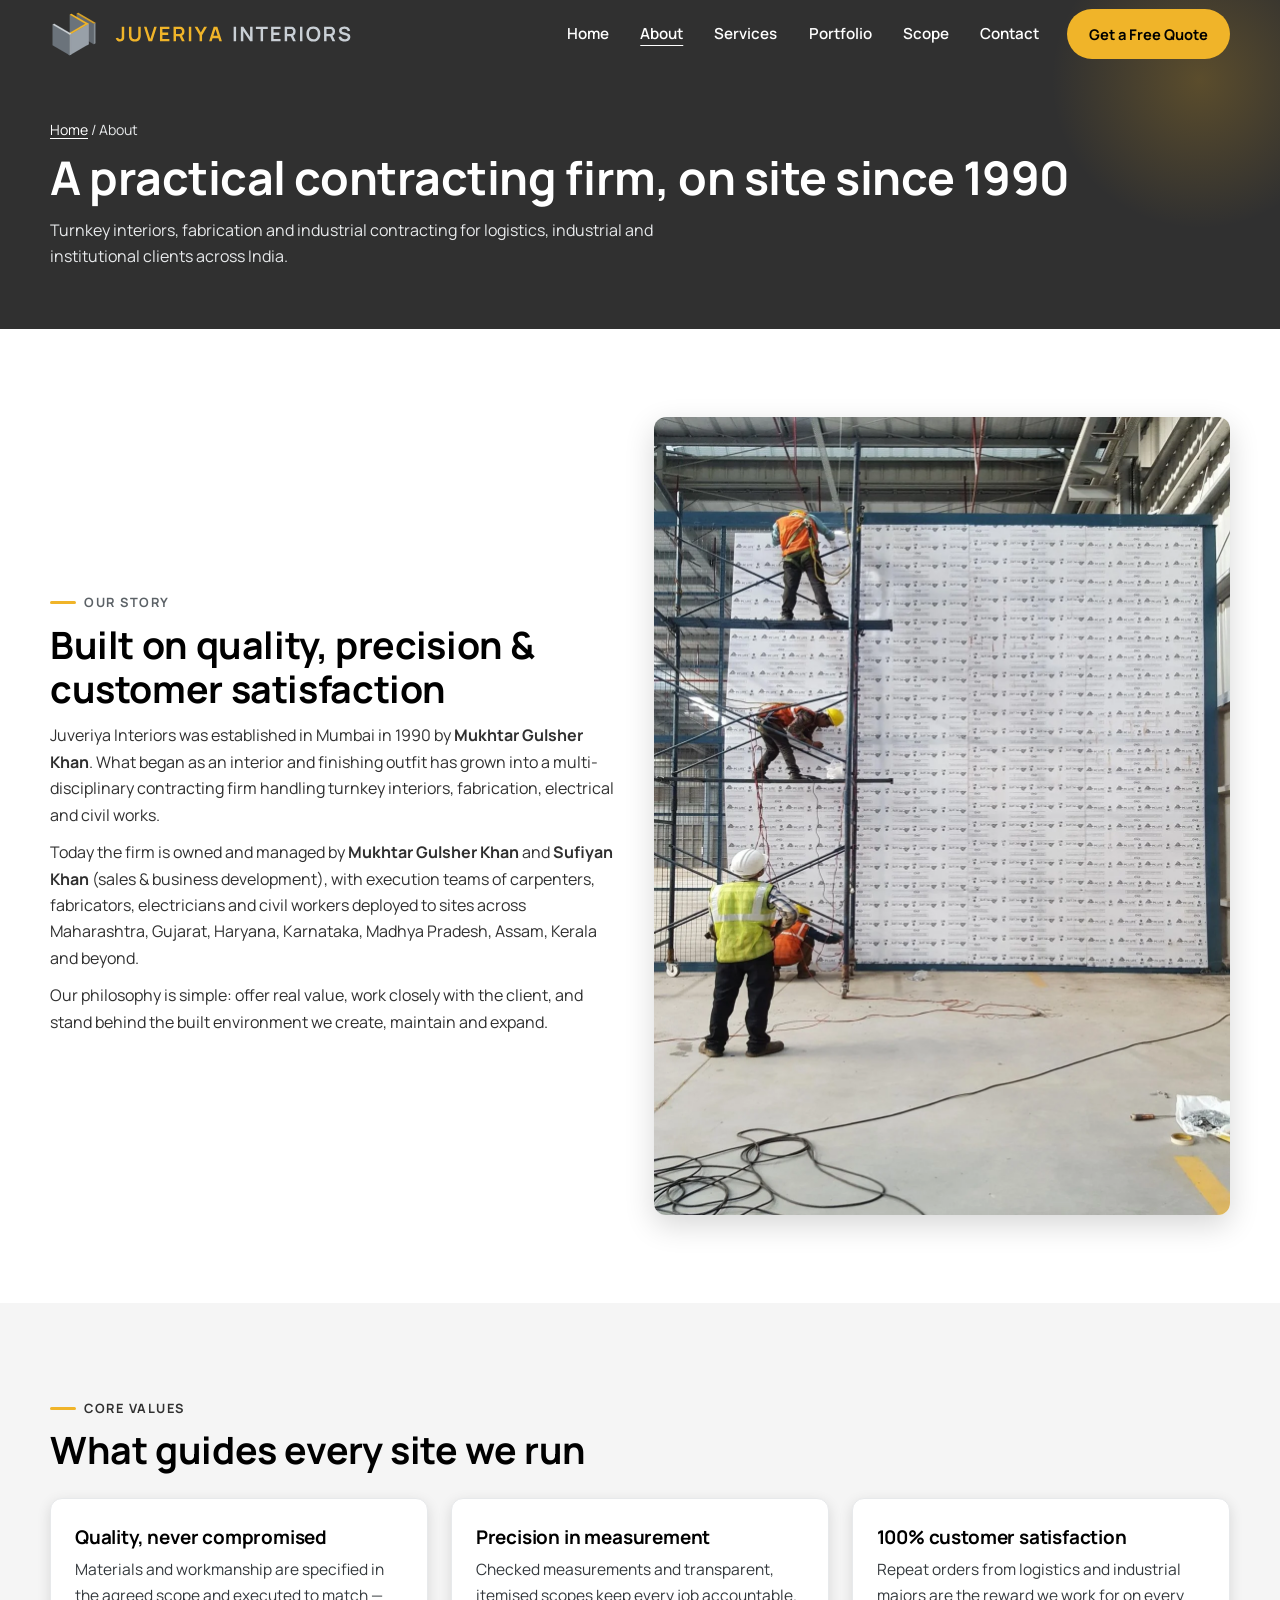
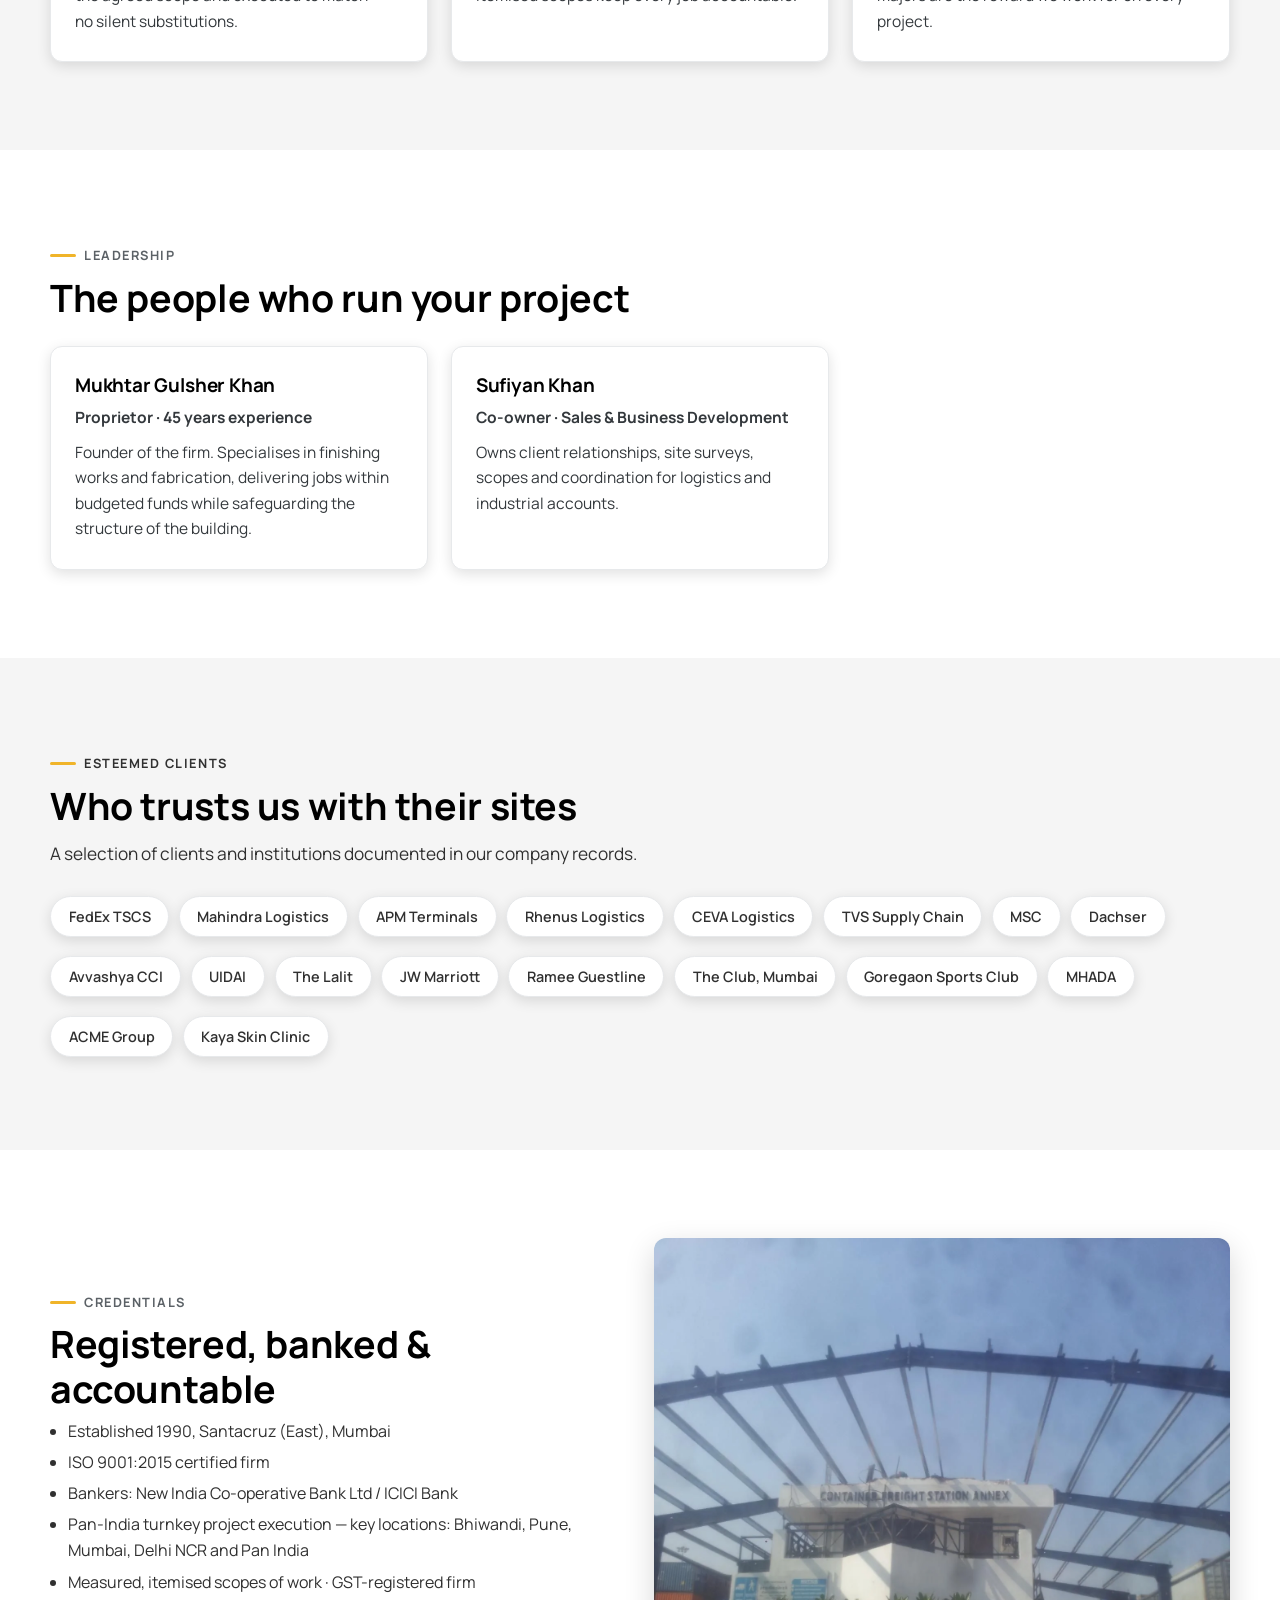
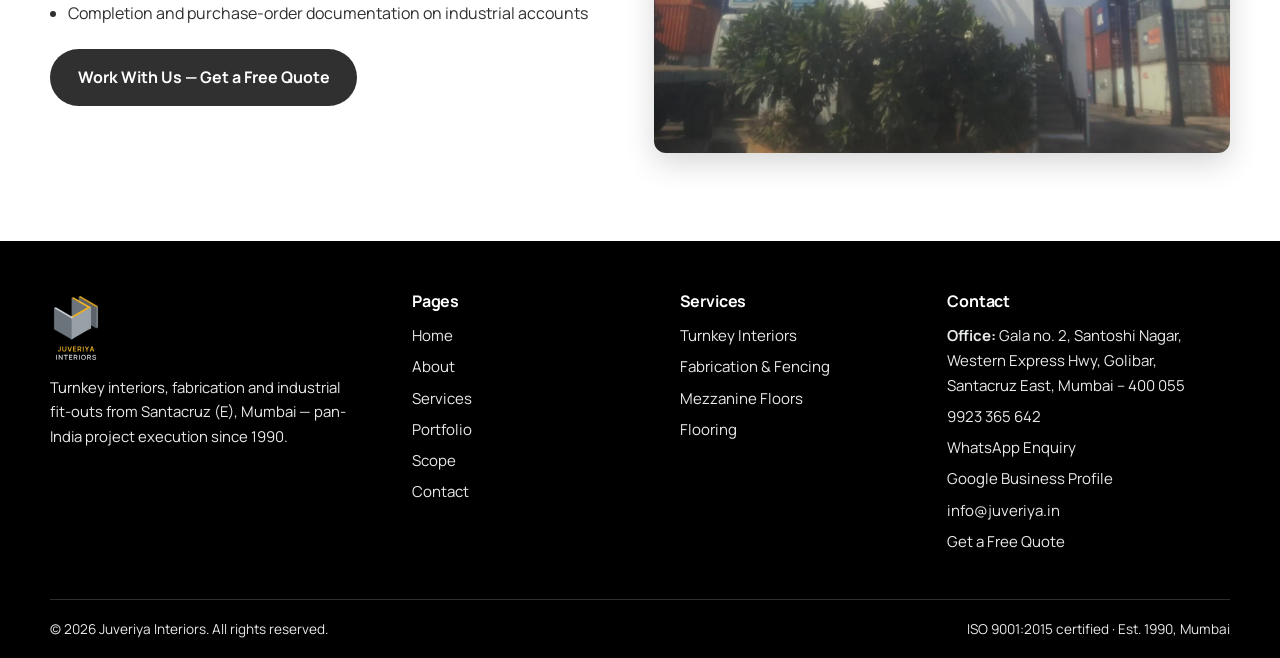
<file: about.html>
<!DOCTYPE html>
<html lang="en">
<head>
  <meta charset="UTF-8">
  <meta name="viewport" content="width=device-width, initial-scale=1.0">
  <script>document.documentElement.classList.add('js');</script>
  <title>About Us | Juveriya Interiors — Mumbai Contractor Since 1990</title>
  <meta name="description" content="About Juveriya Interiors: a Mumbai-based turnkey interior & industrial contracting firm since 1990, ISO 9001:2015 certified, owned and led by Mukhtar Gulsher Khan with Sufiyan Khan. Clients include FedEx, Mahindra Logistics, APM Terminals and more.">
  <meta property="og:title" content="About Us | Juveriya Interiors">
  <meta property="og:description" content="Turnkey interior & industrial contracting firm from Mumbai, executing projects across India since 1990.">
  <meta property="og:type" content="website">
  <meta property="og:image" content="https://juveriya.in/social/og-image.png?v=20261015d">
  <meta property="og:image:width" content="1200">
  <meta property="og:image:height" content="630">
  <meta name="twitter:card" content="summary_large_image">
  <link rel="icon" href="favicons/favicon.svg?v=20261015d" type="image/svg+xml">
  <link rel="icon" href="favicons/favicon.ico?v=20261015d" sizes="48x48">
  <link rel="icon" href="favicons/favicon-32x32.png?v=20261015d" type="image/png" sizes="32x32">
  <link rel="icon" href="favicons/favicon-16x16.png?v=20261015d" type="image/png" sizes="16x16">
  <link rel="apple-touch-icon" href="favicons/apple-touch-icon.png?v=20261015d">
  <link rel="manifest" href="favicons/site.webmanifest?v=20261015d">
  <meta name="theme-color" content="#33383C">
  <link rel="preload" href="svg/logo-icon.svg?v=20261015d" as="image">
  <link rel="preload" href="svg/logo-wordmark.svg?v=20261015d" as="image">
  <link rel="preconnect" href="https://fonts.googleapis.com">
  <link rel="preconnect" href="https://fonts.gstatic.com" crossorigin>
  <link href="https://fonts.googleapis.com/css2?family=Manrope:wght@400..800&display=swap" rel="stylesheet">
  <link rel="stylesheet" href="css/styles.css?v=20261110f">
  <script type="application/ld+json">
{
  "@context": "https://schema.org",
  "@type": "GeneralContractor",
  "name": "Juveriya Interiors",
  "url": "https://juveriya.in/",
  "logo": "https://juveriya.in/svg/logo-full.svg",
  "image": "https://juveriya.in/social/og-image.png",
  "telephone": "+919923365642",
  "email": "info@juveriya.in",
  "foundingDate": "1990",
  "address": {
    "@type": "PostalAddress",
    "streetAddress": "Gala no. 2, Santoshi Nagar, Western Express Hwy, Golibar, Santacruz East",
    "addressLocality": "Mumbai",
    "addressRegion": "Maharashtra",
    "postalCode": "400055",
    "addressCountry": "IN"
  },
  "areaServed": "India",
  "sameAs": [
    "https://share.google/2F6Hk8PfobSHnmGoR"
  ]
}
  </script>
</head>
<body>
  <a class="skip-link" href="#main">Skip to main content</a>

  <header class="site-header">
    <div class="container">
      <a class="brand" href="index.html" aria-label="Juveriya Interiors — home">
        <img class="brand__logo" src="svg/logo-icon-dark.svg?v=20261015d" alt="" width="268" height="268">
        <img class="brand__wordmark" src="svg/logo-wordmark-dark.svg?v=20261015d" alt="" width="464" height="52">
      </a>
      <nav class="main-nav" aria-label="Primary">
        <button class="nav-toggle" aria-expanded="false" aria-controls="nav-list" aria-label="Open menu"><span></span><span></span><span></span></button>
        <ul class="nav__list" id="nav-list">
          <li><a href="index.html">Home</a></li>
          <li><a href="about.html" aria-current="page">About</a></li>
          <li><a href="services.html">Services</a></li>
          <li><a href="portfolio.html">Portfolio</a></li>
          <li><a href="scope.html">Scope</a></li>
          <li><a href="contact.html">Contact</a></li>
        </ul>
        <a class="btn btn--primary nav__cta" href="contact.html">Get a Free Quote</a>
      </nav>
    </div>
  </header>
  <div class="nav-scrim" aria-hidden="true"></div>

  <main id="main">
    <section class="page-hero" aria-labelledby="page-title">
      <div class="container">
        <p class="breadcrumb"><a href="index.html">Home</a> / About</p>
        <h1 id="page-title">A practical contracting firm, on site since 1990</h1>
        <p>Turnkey interiors, fabrication and industrial contracting for logistics, industrial and institutional clients across India.</p>
      </div>
    </section>

    <section class="section" aria-labelledby="story-heading">
      <div class="container split">
        <div class="reveal">
          <span class="eyebrow">Our story</span>
          <h2 id="story-heading">Built on quality, precision &amp; customer satisfaction</h2>
          <p>Juveriya Interiors was established in Mumbai in 1990 by <strong>Mukhtar Gulsher Khan</strong>. What began as an interior and finishing outfit has grown into a multi-disciplinary contracting firm handling turnkey interiors, fabrication, electrical and civil works.</p>
          <p>Today the firm is owned and managed by <strong>Mukhtar Gulsher Khan</strong> and <strong>Sufiyan Khan</strong> (sales &amp; business development), with execution teams of carpenters, fabricators, electricians and civil workers deployed to sites across Maharashtra, Gujarat, Haryana, Karnataka, Madhya Pradesh, Assam, Kerala and beyond.</p>
          <p>Our philosophy is simple: offer real value, work closely with the client, and stand behind the built environment we create, maintain and expand.</p>
        </div>
        <div class="reveal">
          <img src="assets/images/cold-cabin-cladding-work.webp?v=20261110" alt="Juveriya site team installing partition panels inside a warehouse facility" loading="lazy" width="1154" height="1600" decoding="async">
        </div>
      </div>
    </section>

    <section class="section section--soft" aria-labelledby="values-heading">
      <div class="container">
        <div class="reveal">
          <span class="eyebrow">Core values</span>
          <h2 id="values-heading">What guides every site we run</h2>
        </div>
        <div class="grid grid--3" style="margin-top:1.6rem">
          <article class="card reveal"><h3>Quality, never compromised</h3><p>Materials and workmanship are specified in the agreed scope and executed to match — no silent substitutions.</p></article>
          <article class="card reveal"><h3>Precision in measurement</h3><p>Checked measurements and transparent, itemised scopes keep every job accountable.</p></article>
          <div class="card reveal"><h3>100% customer satisfaction</h3><p>Repeat orders from logistics and industrial majors are the reward we work for on every project.</p></div>
        </div>
      </div>
    </section>

    <section class="section" aria-labelledby="team-heading">
      <div class="container">
        <div class="reveal">
          <span class="eyebrow">Leadership</span>
          <h2 id="team-heading">The people who run your project</h2>
        </div>
        <div class="grid grid--3" style="margin-top:1.6rem">
          <article class="card reveal">
            <h3>Mukhtar Gulsher Khan</h3>
            <p><strong>Proprietor · 45 years experience</strong></p>
            <p>Founder of the firm. Specialises in finishing works and fabrication, delivering jobs within budgeted funds while safeguarding the structure of the building.</p>
          </article>
          <article class="card reveal">
            <h3>Sufiyan Khan</h3>
            <p><strong>Co-owner · Sales &amp; Business Development</strong></p>
            <p>Owns client relationships, site surveys, scopes and coordination for logistics and industrial accounts.</p>
          </article>
        </div>
      </div>
    </section>

    <section class="section section--soft" aria-labelledby="clients-heading">
      <div class="container">
        <div class="reveal">
          <span class="eyebrow">Esteemed clients</span>
          <h2 id="clients-heading">Who trusts us with their sites</h2>
          <p class="lead">A selection of clients and institutions documented in our company records.</p>
        </div>
        <ul class="chips reveal">
          <li>FedEx TSCS</li><li>Mahindra Logistics</li><li>APM Terminals</li><li>Rhenus Logistics</li>
          <li>CEVA Logistics</li><li>TVS Supply Chain</li><li>MSC</li><li>Dachser</li>
          <li>Avvashya CCI</li><li>UIDAI</li><li>The Lalit</li><li>JW Marriott</li>
          <li>Ramee Guestline</li><li>The Club, Mumbai</li><li>Goregaon Sports Club</li>
          <li>MHADA</li><li>ACME Group</li><li>Kaya Skin Clinic</li>
        </ul>
      </div>
    </section>

    <section class="section" aria-labelledby="cred-heading">
      <div class="container split">
        <div class="reveal">
          <span class="eyebrow">Credentials</span>
          <h2 id="cred-heading">Registered, banked &amp; accountable</h2>
          <ul>
            <li>Established 1990, Santacruz (East), Mumbai</li>
            <li>ISO 9001:2015 certified firm</li>
            <li>Bankers: New India Co-operative Bank Ltd / ICICI Bank</li>
            <li>Pan-India turnkey project execution — key locations: Bhiwandi, Pune, Mumbai, Delhi NCR and Pan India</li>
            <li>Measured, itemised scopes of work · GST-registered firm</li>
            <li>Completion and purchase-order documentation on industrial accounts</li>
          </ul>
          <div style="margin-top:1.4rem"><a class="btn btn--dark" href="contact.html">Work With Us — Get a Free Quote</a></div>
        </div>
        <div class="reveal">
          <img src="assets/images/steel-structure-erection.webp?v=20261110" alt="Steel gate-shed structure erected at an industrial terminal site" loading="lazy" width="1412" height="1265" decoding="async">
        </div>
      </div>
    </section>
  </main>

  <footer class="site-footer">
    <div class="container">
      <div class="footer-grid">
        <div class="footer-brand">
          <a class="brand" href="index.html" aria-label="Juveriya Interiors — home">
            <img class="brand__logo" src="svg/logo-full-dark.svg?v=20261015d" alt="" width="248" height="352" loading="lazy">
          </a>
          <p>Turnkey interiors, fabrication and industrial fit-outs from Santacruz (E), Mumbai — pan-India project execution since 1990.</p>
        </div>
        <nav aria-label="Footer">
          <h3>Pages</h3>
          <ul>
            <li><a href="index.html">Home</a></li>
            <li><a href="about.html">About</a></li>
            <li><a href="services.html">Services</a></li>
            <li><a href="portfolio.html">Portfolio</a></li>
            <li><a href="scope.html">Scope</a></li>
            <li><a href="contact.html">Contact</a></li>
          </ul>
        </nav>
        <nav aria-label="Services footer">
          <h3>Services</h3>
          <ul>
            <li><a href="services.html#turnkey">Turnkey Interiors</a></li>
            <li><a href="services.html#fabrication">Fabrication &amp; Fencing</a></li>
            <li><a href="services.html#mezzanine">Mezzanine Floors</a></li>
            <li><a href="services.html#flooring">Flooring</a></li>
          </ul>
        </nav>
        <div>
          <h3>Contact</h3>
          <ul>
            <li><strong>Office:</strong> Gala no. 2, Santoshi Nagar, Western Express Hwy, Golibar, Santacruz East, Mumbai – 400 055</li>
            <li><a href="tel:+919923365642">9923 365 642</a></li>
            <li><a href="https://wa.me/919923365642" target="_blank" rel="noopener">WhatsApp Enquiry</a></li>
            <li><a href="https://share.google/2F6Hk8PfobSHnmGoR" target="_blank" rel="noopener">Google Business Profile</a></li>
            <li><a href="mailto:info@juveriya.in">info@juveriya.in</a></li>
            <li><a href="contact.html">Get a Free Quote</a></li>
          </ul>
        </div>
      </div>
      <div class="footer-bottom">
        <p>© <span data-year>2026</span> Juveriya Interiors. All rights reserved.</p>
        <p>ISO 9001:2015 certified · Est. 1990, Mumbai</p>
      </div>
    </div>
  </footer>

  <script src="js/main.js?v=20261110f" defer></script>
</body>
</html>
</file>
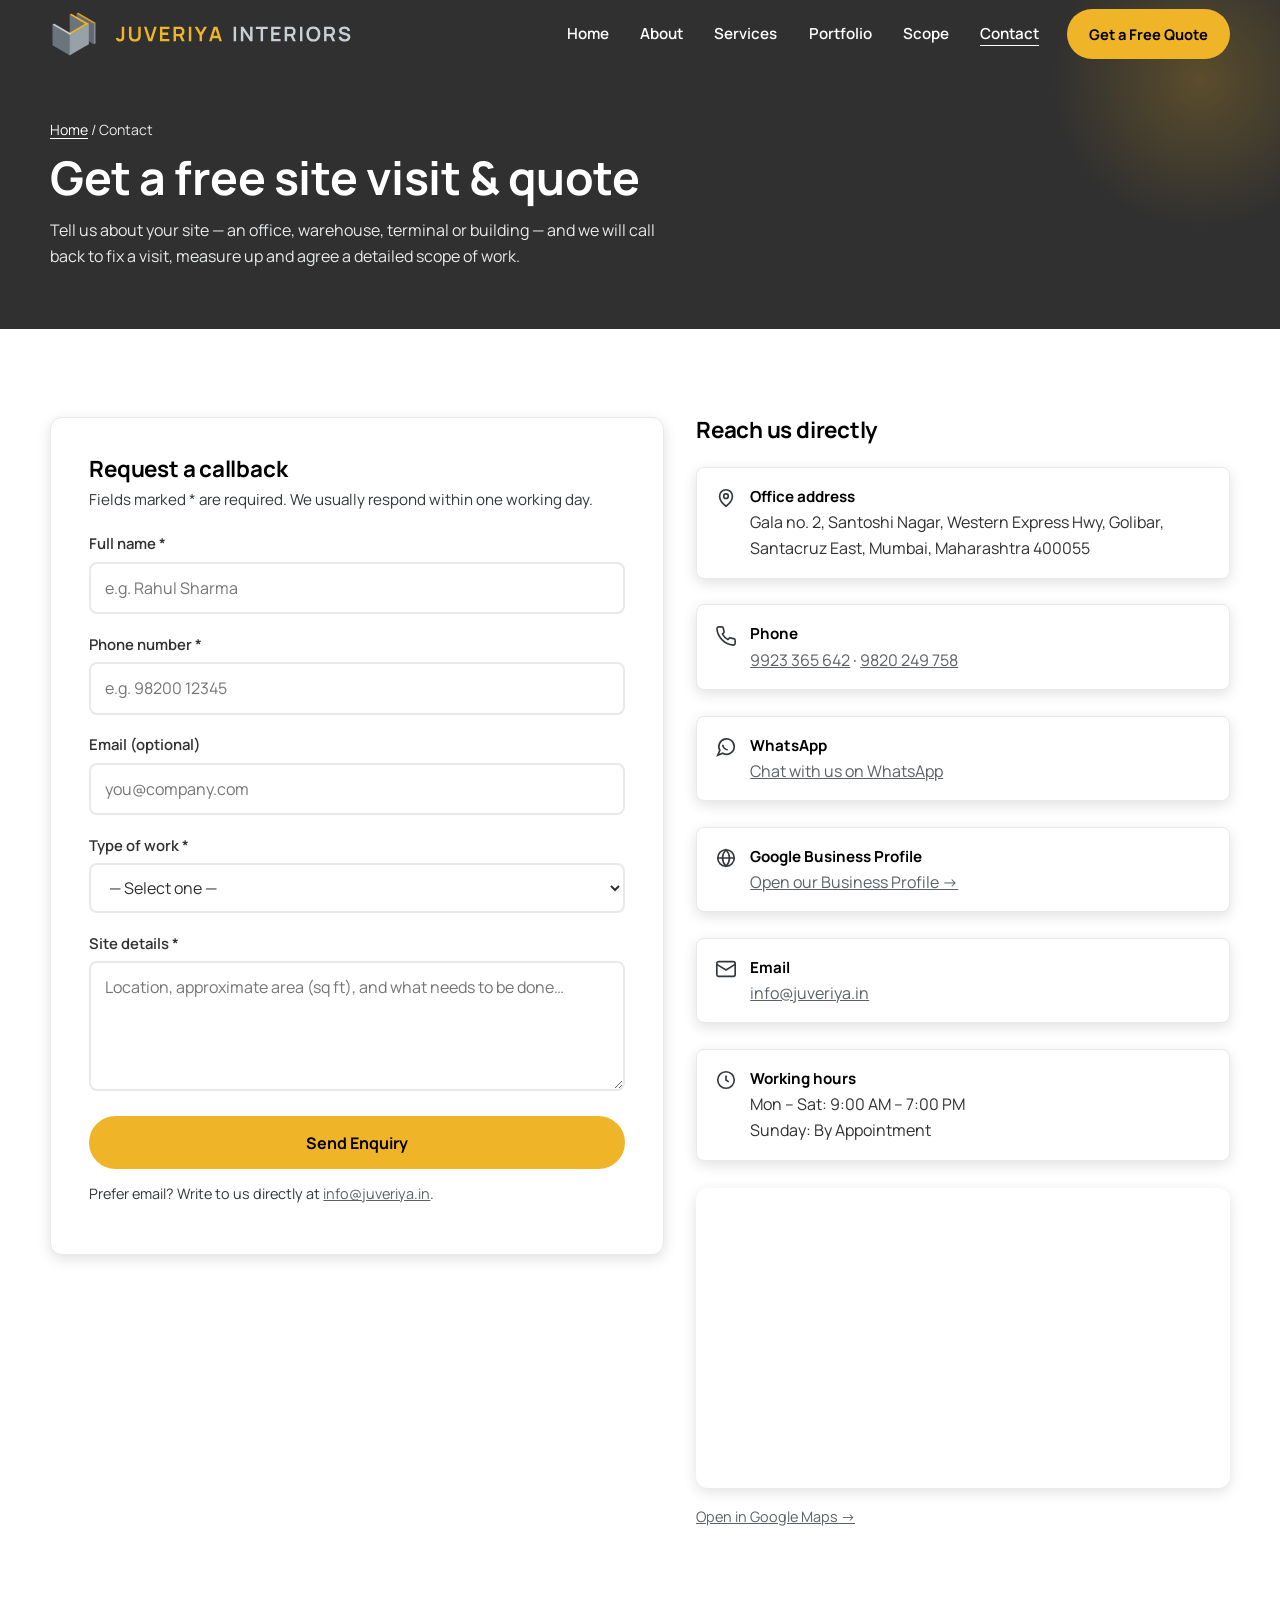
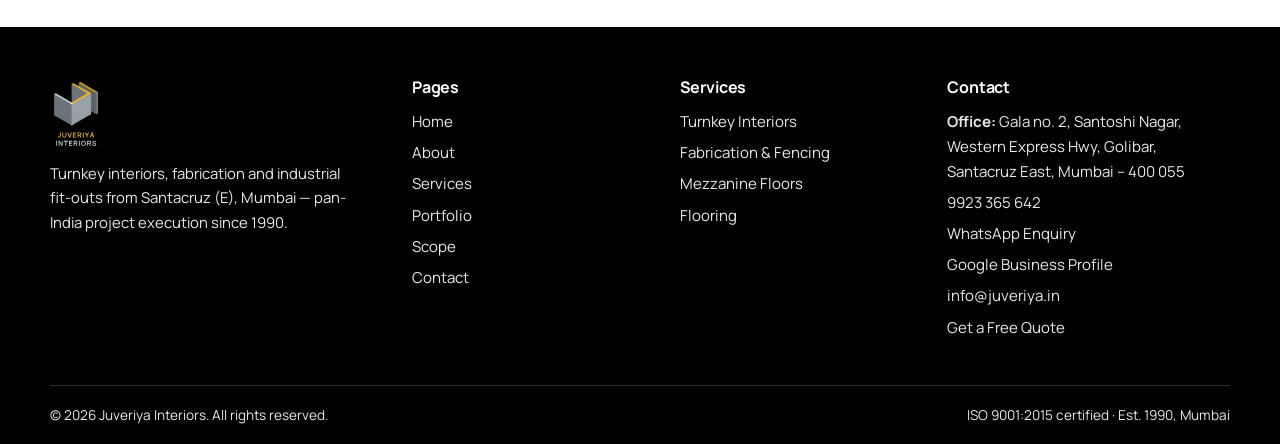
<file: contact.html>
<!DOCTYPE html>
<html lang="en">
<head>
  <meta charset="UTF-8">
  <meta name="viewport" content="width=device-width, initial-scale=1.0">
  <script>document.documentElement.classList.add('js');</script>
  <title>Contact &amp; Free Quote | Juveriya Interiors, Santacruz Mumbai</title>
  <meta name="description" content="Contact Juveriya Interiors in Santacruz (E), Mumbai: call 9923365642, WhatsApp us on wa.me/919923365642, or email info@juveriya.in. Request a free site visit and detailed scope of work for your office, warehouse or building work.">
  <meta property="og:title" content="Contact & Free Quote | Juveriya Interiors">
  <meta property="og:description" content="Call 9923 365 642 or WhatsApp / send an enquiry for a free site visit and detailed scope of work. Santacruz (E), Mumbai.">
  <meta property="og:type" content="website">
  <meta property="og:image" content="https://juveriya.in/social/og-image.png?v=20261015d">
  <meta property="og:image:width" content="1200">
  <meta property="og:image:height" content="630">
  <meta name="twitter:card" content="summary_large_image">
  <link rel="icon" href="favicons/favicon.svg?v=20261015d" type="image/svg+xml">
  <link rel="icon" href="favicons/favicon.ico?v=20261015d" sizes="48x48">
  <link rel="icon" href="favicons/favicon-32x32.png?v=20261015d" type="image/png" sizes="32x32">
  <link rel="icon" href="favicons/favicon-16x16.png?v=20261015d" type="image/png" sizes="16x16">
  <link rel="apple-touch-icon" href="favicons/apple-touch-icon.png?v=20261015d">
  <link rel="manifest" href="favicons/site.webmanifest?v=20261015d">
  <meta name="theme-color" content="#33383C">
  <link rel="preload" href="svg/logo-icon.svg?v=20261015d" as="image">
  <link rel="preload" href="svg/logo-wordmark.svg?v=20261015d" as="image">
  <link rel="preconnect" href="https://fonts.googleapis.com">
  <link rel="preconnect" href="https://fonts.gstatic.com" crossorigin>
  <link href="https://fonts.googleapis.com/css2?family=Manrope:wght@400..800&display=swap" rel="stylesheet">
  <link rel="stylesheet" href="css/styles.css?v=20261110f">
  <script type="application/ld+json">
{
  "@context": "https://schema.org",
  "@type": "GeneralContractor",
  "name": "Juveriya Interiors",
  "url": "https://juveriya.in/",
  "logo": "https://juveriya.in/svg/logo-full.svg",
  "image": "https://juveriya.in/social/og-image.png",
  "telephone": "+919923365642",
  "email": "info@juveriya.in",
  "foundingDate": "1990",
  "address": {
    "@type": "PostalAddress",
    "streetAddress": "Gala no. 2, Santoshi Nagar, Western Express Hwy, Golibar, Santacruz East",
    "addressLocality": "Mumbai",
    "addressRegion": "Maharashtra",
    "postalCode": "400055",
    "addressCountry": "IN"
  },
  "areaServed": "India",
  "sameAs": [
    "https://share.google/2F6Hk8PfobSHnmGoR"
  ]
}
  </script>
</head>
<body>
  <a class="skip-link" href="#main">Skip to main content</a>

  <header class="site-header">
    <div class="container">
      <a class="brand" href="index.html" aria-label="Juveriya Interiors — home">
        <img class="brand__logo" src="svg/logo-icon-dark.svg?v=20261015d" alt="" width="268" height="268">
        <img class="brand__wordmark" src="svg/logo-wordmark-dark.svg?v=20261015d" alt="" width="464" height="52">
      </a>
      <nav class="main-nav" aria-label="Primary">
        <button class="nav-toggle" aria-expanded="false" aria-controls="nav-list" aria-label="Open menu"><span></span><span></span><span></span></button>
        <ul class="nav__list" id="nav-list">
          <li><a href="index.html">Home</a></li>
          <li><a href="about.html">About</a></li>
          <li><a href="services.html">Services</a></li>
          <li><a href="portfolio.html">Portfolio</a></li>
          <li><a href="scope.html">Scope</a></li>
          <li><a href="contact.html" aria-current="page">Contact</a></li>
        </ul>
        <a class="btn btn--primary nav__cta" href="contact.html">Get a Free Quote</a>
      </nav>
    </div>
  </header>
  <div class="nav-scrim" aria-hidden="true"></div>

  <main id="main">
    <section class="page-hero" aria-labelledby="page-title">
      <div class="container">
        <p class="breadcrumb"><a href="index.html">Home</a> / Contact</p>
        <h1 id="page-title">Get a free site visit &amp; quote</h1>
        <p>Tell us about your site — an office, warehouse, terminal or building — and we will call back to fix a visit, measure up and agree a detailed scope of work.</p>
      </div>
    </section>

    <section class="section" aria-label="Contact form and details">
      <div class="container contact-layout">
        <div class="form-card reveal">
          <h2 style="font-size:1.4rem; margin-bottom:0.3rem">Request a callback</h2>
          <p style="color:var(--muted); font-size:0.95rem; margin-top:0">Fields marked * are required. We usually respond within one working day.</p>
          <form id="quote-form" action="mailto:info@juveriya.in" method="post" enctype="text/plain" novalidate style="margin-top:1.2rem">
            <div class="field" data-invalid="false">
              <label for="name">Full name *</label>
              <input type="text" id="name" name="name" autocomplete="name" placeholder="e.g. Rahul Sharma" required>
              <p class="field__error">Please enter your name.</p>
            </div>
            <div class="field" data-invalid="false">
              <label for="phone">Phone number *</label>
              <input type="tel" id="phone" name="phone" autocomplete="tel" placeholder="e.g. 98200 12345" required>
              <p class="field__error">Please enter a valid phone number.</p>
            </div>
            <div class="field" data-invalid="false">
              <label for="email">Email (optional)</label>
              <input type="email" id="email" name="email" autocomplete="email" placeholder="you@company.com">
              <p class="field__error">That email address doesn't look right.</p>
            </div>
            <div class="field" data-invalid="false">
              <label for="type">Type of work *</label>
              <select id="type" name="type" required>
                <option value="">— Select one —</option>
                <option>Turnkey office interior</option>
                <option>Warehouse fit-out / racking / fencing</option>
                <option>Fabrication / gates / rolling shutters</option>
                <option>Mezzanine floor</option>
                <option>Flooring</option>
                <option>Waterproofing / painting</option>
                <option>Electrical / CCTV / networking</option>
                <option>Plumbing / cladding</option>
                <option>Dismantling / relocation</option>
                <option>Other</option>
              </select>
              <p class="field__error">Please choose the type of work.</p>
            </div>
            <div class="field" data-invalid="false">
              <label for="message">Site details *</label>
              <textarea id="message" name="message" placeholder="Location, approximate area (sq ft), and what needs to be done…" required></textarea>
              <p class="field__error">Please describe the work in a few words (min. 10 characters).</p>
            </div>
            <button class="btn btn--primary" type="submit" style="width:100%">Send Enquiry</button>
            <p style="font-size:0.9rem; color:var(--muted); margin-top:0.8rem">Prefer email? Write to us directly at <a href="mailto:info@juveriya.in">info@juveriya.in</a>.</p>
            <div class="form-success" id="form-success" role="status" aria-live="polite">
              <h3>Thank you — your email app should open.</h3>
              <p>If it doesn't open, email us directly at <a href="mailto:info@juveriya.in">info@juveriya.in</a>, call <a href="tel:+919923365642">9923 365 642</a> or <a href="https://wa.me/919923365642" target="_blank" rel="noopener">WhatsApp us</a>.</p>
              <p style="margin-bottom:0"><button type="button" class="btn btn--outline" id="copy-enquiry" style="font-size:0.85rem;padding:0.45rem 0.9rem">Copy enquiry text</button> <span id="copy-status" style="font-size:0.85rem" aria-live="polite"></span></p>
            </div>
          </form>
        </div>

        <div class="reveal">
          <h2 style="font-size:1.4rem">Reach us directly</h2>
          <ul class="info-list">
            <li>
              <svg viewBox="0 0 24 24" fill="none" stroke="currentColor" stroke-width="1.8" aria-hidden="true"><path d="M12 21s-7-5.5-7-11a7 7 0 0 1 14 0c0 5.5-7 11-7 11Z"/><circle cx="12" cy="10" r="2.5"/></svg>
              <div><strong>Office address</strong><span>Gala no. 2, Santoshi Nagar, Western Express Hwy, Golibar, Santacruz East, Mumbai, Maharashtra 400055</span></div>
            </li>
            <li>
              <svg viewBox="0 0 24 24" fill="none" stroke="currentColor" stroke-width="1.8" aria-hidden="true"><path d="M22 16.9v3a2 2 0 0 1-2.2 2A19.8 19.8 0 0 1 2.1 4.2 2 2 0 0 1 4.1 2h3a2 2 0 0 1 2 1.7c.13.96.36 1.9.7 2.8a2 2 0 0 1-.45 2.1L8.1 9.9a16 16 0 0 0 6 6l1.3-1.25a2 2 0 0 1 2.1-.45c.9.34 1.84.57 2.8.7A2 2 0 0 1 22 16.9Z"/></svg>
              <div><strong>Phone</strong><a href="tel:+919923365642">9923 365 642</a> · <a href="tel:+919820249758">9820 249 758</a></div>
            </li>
            <li>
              <svg viewBox="0 0 24 24" fill="none" stroke="currentColor" stroke-width="1.8" aria-hidden="true"><path d="M21 11.5a8.4 8.4 0 0 1-12.6 7.3L3 21l2.3-5.3A8.4 8.4 0 1 1 21 11.5Z"/><path d="M8.5 9.5c0 3 2.5 5.5 5.5 5.5"/></svg>
              <div><strong>WhatsApp</strong><a href="https://wa.me/919923365642" target="_blank" rel="noopener">Chat with us on WhatsApp</a></div>
            </li>
            <li>
              <svg viewBox="0 0 24 24" fill="none" stroke="currentColor" stroke-width="1.8" aria-hidden="true"><circle cx="12" cy="12" r="9"/><path d="M3 12h18M12 3c2.5 2.6 3.8 5.7 3.8 9S14.5 18.4 12 21c-2.5-2.6-3.8-5.7-3.8-9S9.5 5.6 12 3Z"/></svg>
              <div><strong>Google Business Profile</strong><a href="https://share.google/2F6Hk8PfobSHnmGoR" target="_blank" rel="noopener">Open our Business Profile →</a></div>
            </li>
            <!-- <li>
              <svg viewBox="0 0 24 24" fill="none" stroke="currentColor" stroke-width="1.8" aria-hidden="true"><path d="M21 11.5a8.4 8.4 0 0 1-12.6 7.3L3 21l2.3-5.3A8.4 8.4 0 1 1 21 11.5Z"/><path d="M8.5 9.5c0 3 2.5 5.5 5.5 5.5"/></svg>
              <div><strong>WhatsApp Business</strong><span>[TODO: add WhatsApp Business link]</span></div>
            </li> -->
            <li>
              <svg viewBox="0 0 24 24" fill="none" stroke="currentColor" stroke-width="1.8" aria-hidden="true"><rect x="2" y="4" width="20" height="16" rx="2"/><path d="m2 7 10 6L22 7"/></svg>
              <div><strong>Email</strong><a href="mailto:info@juveriya.in">info@juveriya.in</a></div>
            </li>
            <li>
              <svg viewBox="0 0 24 24" fill="none" stroke="currentColor" stroke-width="1.8" aria-hidden="true"><circle cx="12" cy="12" r="9"/><path d="M12 7v5l3 2"/></svg>
              <div><strong>Working hours</strong><span>Mon – Sat: 9:00 AM – 7:00 PM<br>Sunday: By Appointment</span></div>
            </li>
          </ul>
          <iframe class="map-embed" title="Map — Juveriya Interiors office, Gala No. 2, Santoshi Nagar, Santacruz East, Mumbai" src="https://www.google.com/maps?q=19.0824306,72.8477001&z=17&output=embed" loading="lazy" referrerpolicy="no-referrer-when-downgrade" allowfullscreen></iframe>
          <p style="font-size:0.9rem"><a href="https://www.google.com/maps/search/?api=1&query=19.0824306,72.8477001" target="_blank" rel="noopener">Open in Google Maps →</a></p>
        </div>
      </div>
    </section>
  </main>

  <footer class="site-footer">
    <div class="container">
      <div class="footer-grid">
        <div class="footer-brand">
          <a class="brand" href="index.html" aria-label="Juveriya Interiors — home">
            <img class="brand__logo" src="svg/logo-full-dark.svg?v=20261015d" alt="" width="248" height="352" loading="lazy">
          </a>
          <p>Turnkey interiors, fabrication and industrial fit-outs from Santacruz (E), Mumbai — pan-India project execution since 1990.</p>
        </div>
        <nav aria-label="Footer">
          <h3>Pages</h3>
          <ul>
            <li><a href="index.html">Home</a></li>
            <li><a href="about.html">About</a></li>
            <li><a href="services.html">Services</a></li>
            <li><a href="portfolio.html">Portfolio</a></li>
            <li><a href="scope.html">Scope</a></li>
            <li><a href="contact.html">Contact</a></li>
          </ul>
        </nav>
        <nav aria-label="Services footer">
          <h3>Services</h3>
          <ul>
            <li><a href="services.html#turnkey">Turnkey Interiors</a></li>
            <li><a href="services.html#fabrication">Fabrication &amp; Fencing</a></li>
            <li><a href="services.html#mezzanine">Mezzanine Floors</a></li>
            <li><a href="services.html#flooring">Flooring</a></li>
          </ul>
        </nav>
        <div>
          <h3>Contact</h3>
          <ul>
            <li><strong>Office:</strong> Gala no. 2, Santoshi Nagar, Western Express Hwy, Golibar, Santacruz East, Mumbai – 400 055</li>
            <li><a href="tel:+919923365642">9923 365 642</a></li>
            <li><a href="https://wa.me/919923365642" target="_blank" rel="noopener">WhatsApp Enquiry</a></li>
            <li><a href="https://share.google/2F6Hk8PfobSHnmGoR" target="_blank" rel="noopener">Google Business Profile</a></li>
            <li><a href="mailto:info@juveriya.in">info@juveriya.in</a></li>
            <li><a href="contact.html">Get a Free Quote</a></li>
          </ul>
        </div>
      </div>
      <div class="footer-bottom">
        <p>© <span data-year>2026</span> Juveriya Interiors. All rights reserved.</p>
        <p>ISO 9001:2015 certified · Est. 1990, Mumbai</p>
      </div>
    </div>
  </footer>

  <script src="js/main.js?v=20261110f" defer></script>
</body>
</html>
</file>
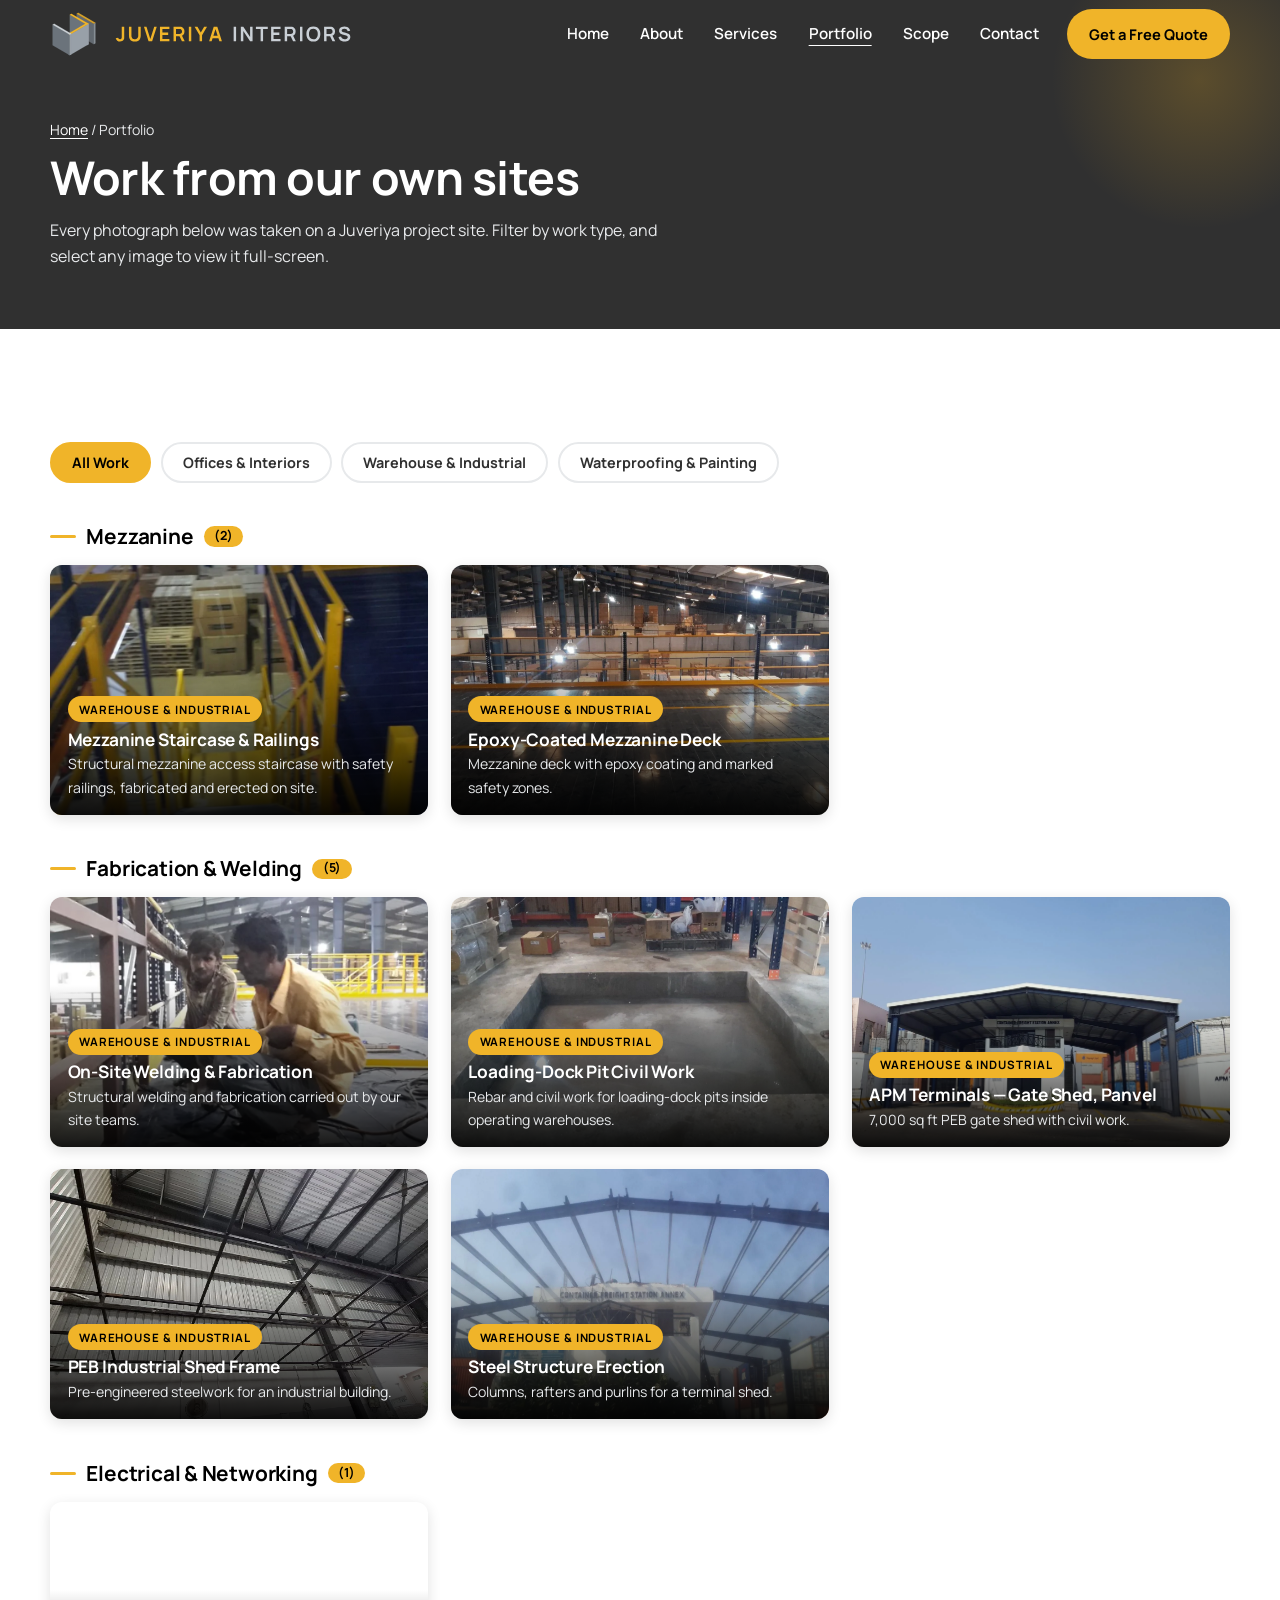
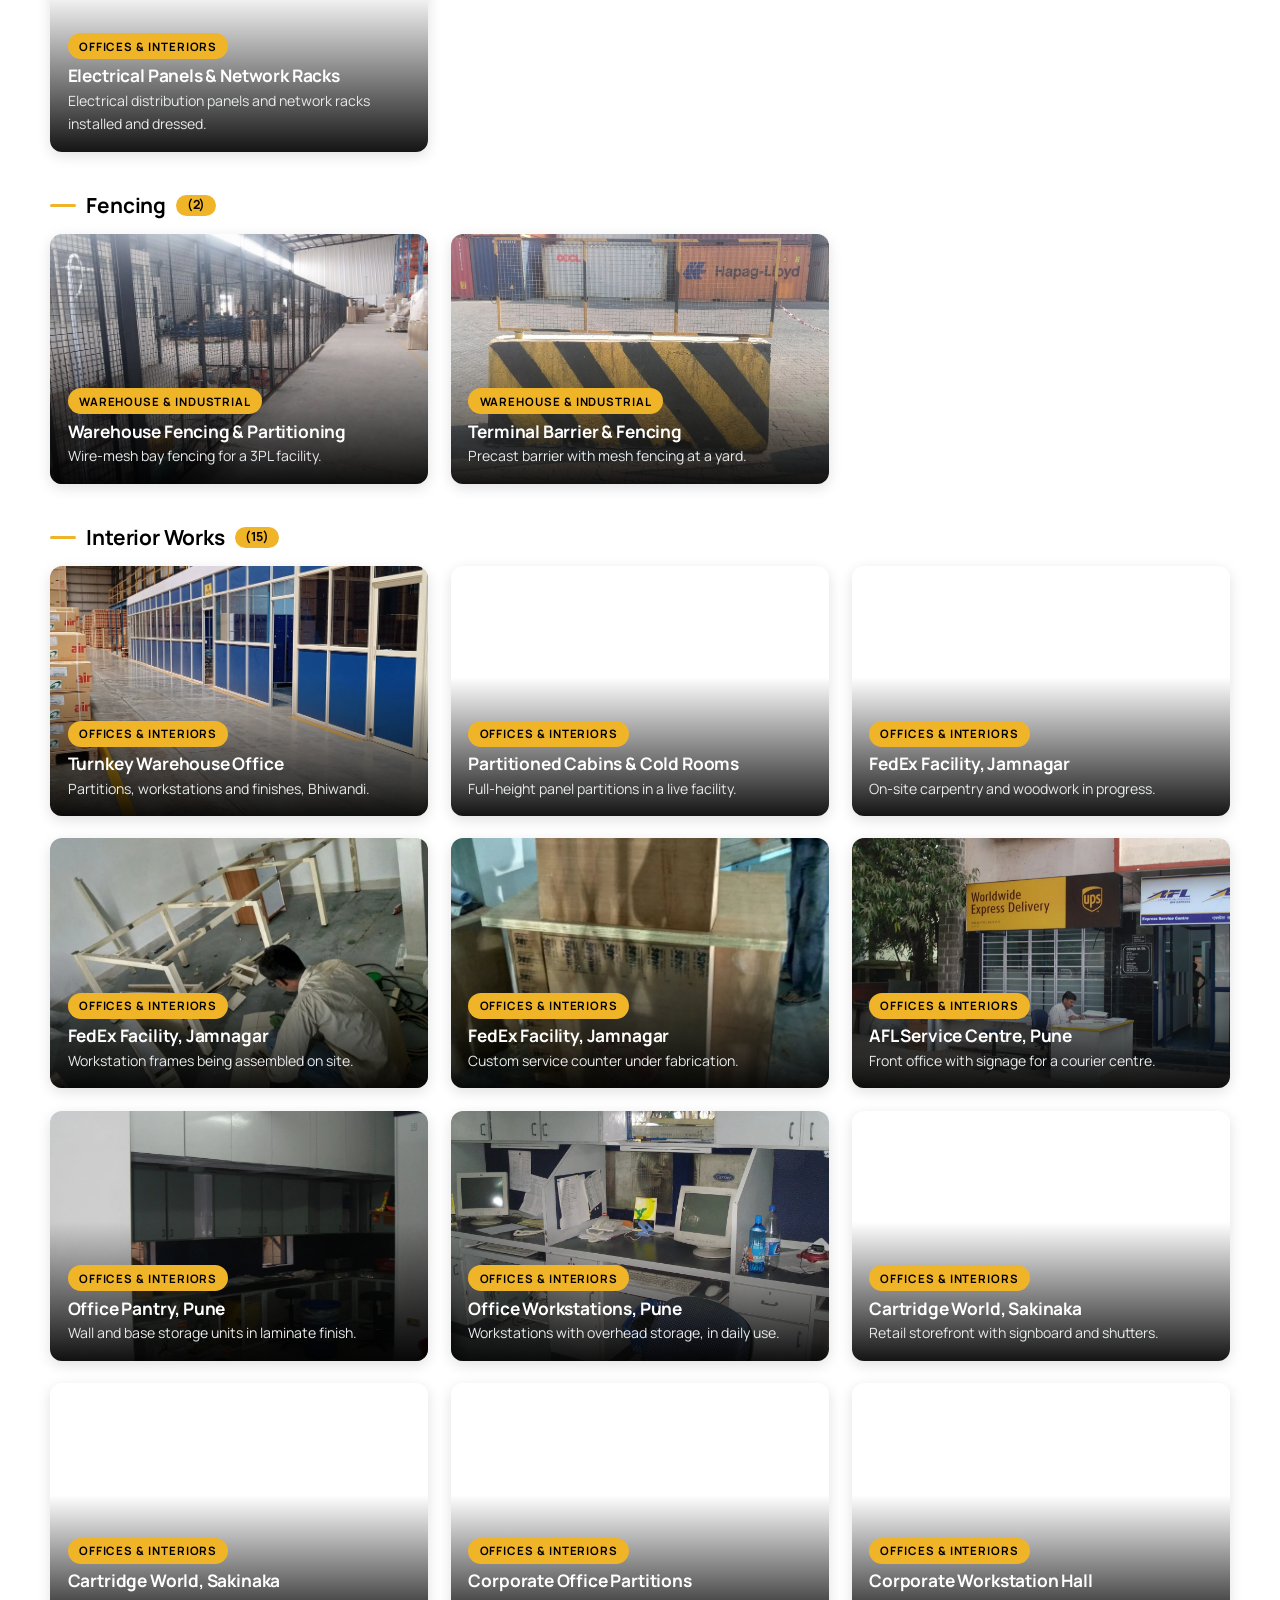
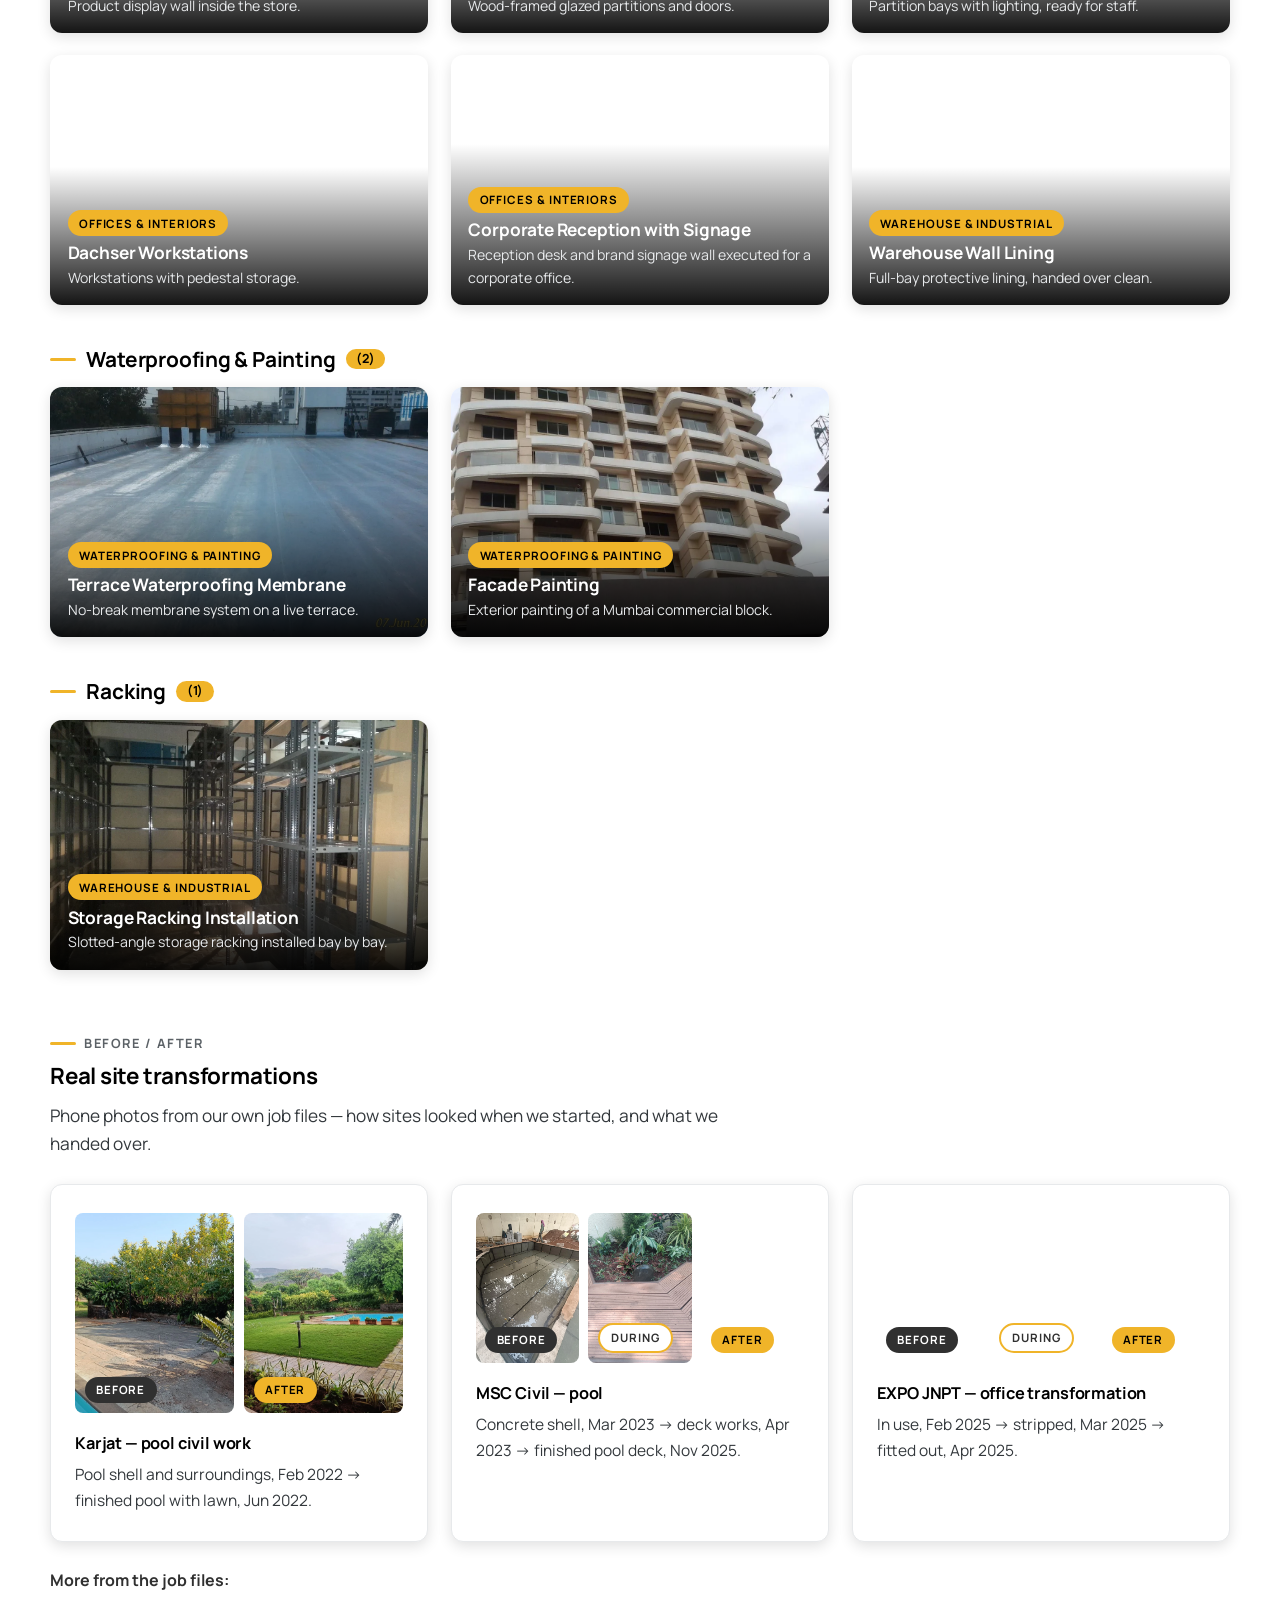
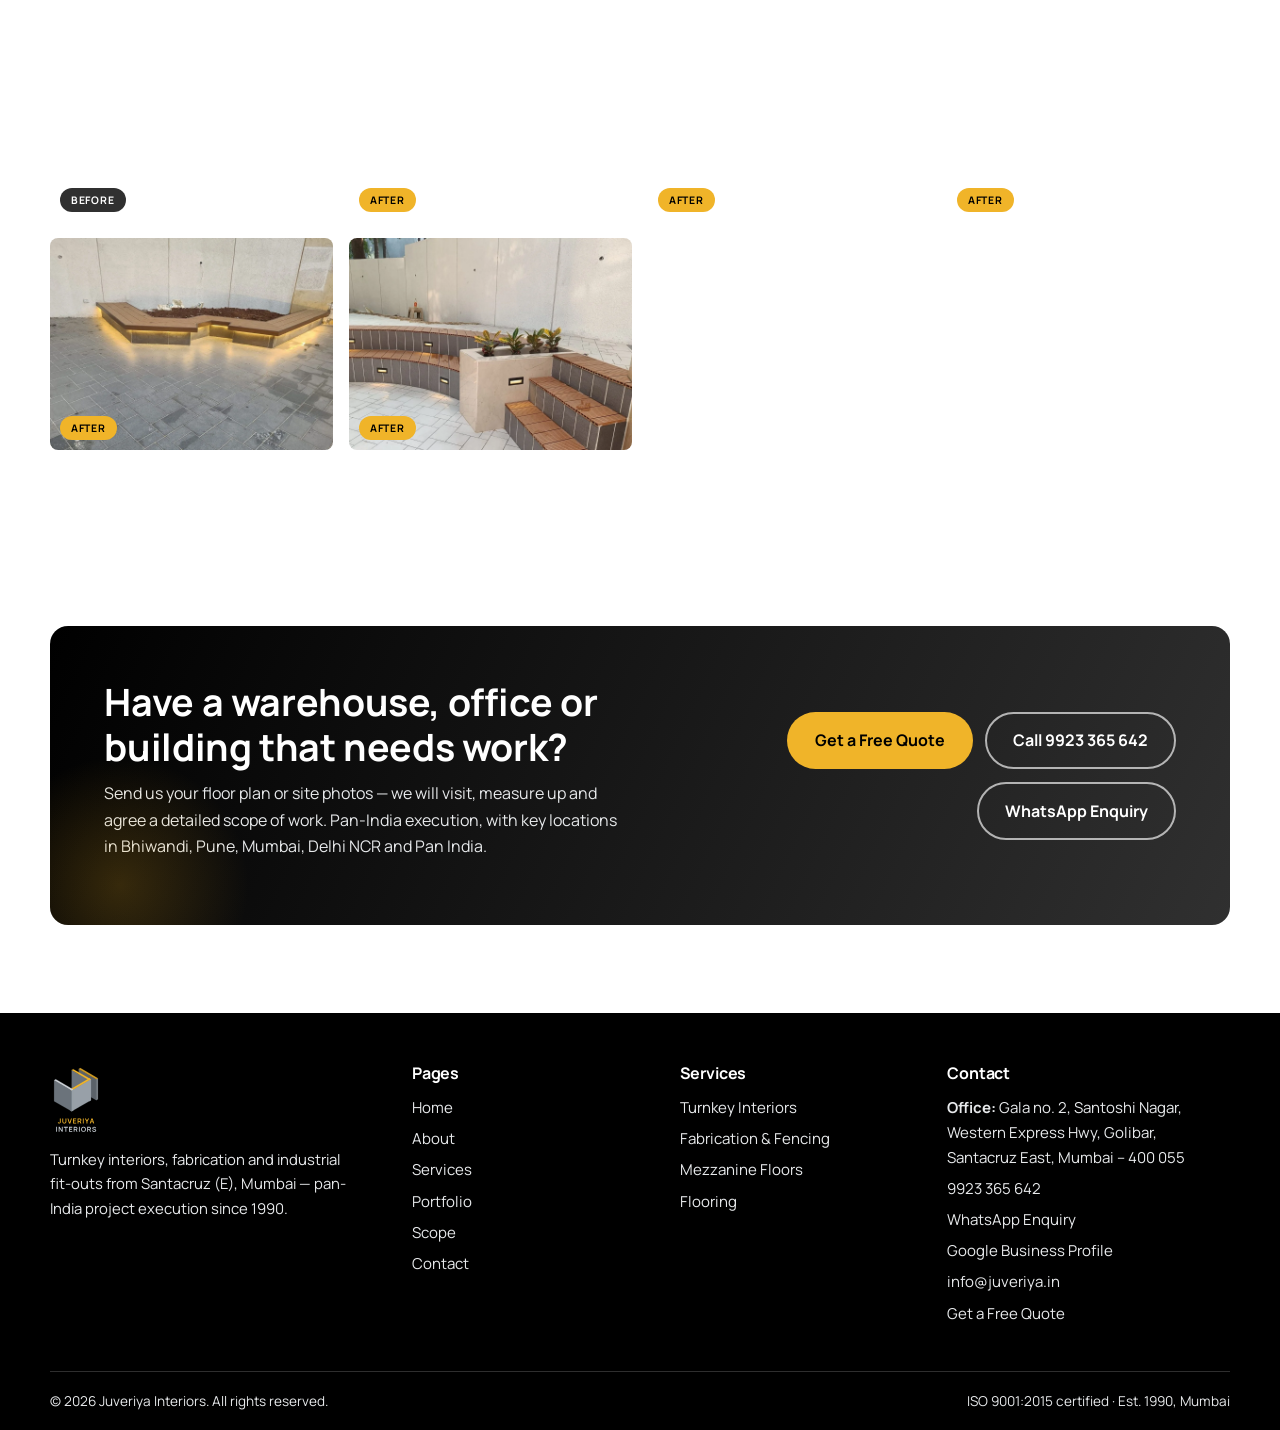
<file: portfolio.html>
<!DOCTYPE html>
<html lang="en">
<head>
  <meta charset="UTF-8">
  <meta name="viewport" content="width=device-width, initial-scale=1.0">
  <script>document.documentElement.classList.add('js');</script>
  <title>Portfolio | Juveriya Interiors — Offices, Warehouses &amp; Industrial Work</title>
  <meta name="description" content="Portfolio of executed work: APM Terminals gate shed, warehouse fit-outs & fencing, turnkey offices, steel structures, waterproofing and painting. All site photographs from Juveriya Interiors projects.">
  <meta property="og:title" content="Portfolio | Juveriya Interiors">
  <meta property="og:description" content="Executed work across logistics, industrial and commercial sites — offices, warehouses, steel structures, fencing and waterproofing.">
  <meta property="og:type" content="website">
  <meta property="og:image" content="https://juveriya.in/social/og-image.png?v=20261015d">
  <meta property="og:image:width" content="1200">
  <meta property="og:image:height" content="630">
  <meta name="twitter:card" content="summary_large_image">
  <link rel="icon" href="favicons/favicon.svg?v=20261015d" type="image/svg+xml">
  <link rel="icon" href="favicons/favicon.ico?v=20261015d" sizes="48x48">
  <link rel="icon" href="favicons/favicon-32x32.png?v=20261015d" type="image/png" sizes="32x32">
  <link rel="icon" href="favicons/favicon-16x16.png?v=20261015d" type="image/png" sizes="16x16">
  <link rel="apple-touch-icon" href="favicons/apple-touch-icon.png?v=20261015d">
  <link rel="manifest" href="favicons/site.webmanifest?v=20261015d">
  <meta name="theme-color" content="#33383C">
  <link rel="preload" href="svg/logo-icon.svg?v=20261015d" as="image">
  <link rel="preload" href="svg/logo-wordmark.svg?v=20261015d" as="image">
  <link rel="preconnect" href="https://fonts.googleapis.com">
  <link rel="preconnect" href="https://fonts.gstatic.com" crossorigin>
  <link href="https://fonts.googleapis.com/css2?family=Manrope:wght@400..800&display=swap" rel="stylesheet">
  <link rel="stylesheet" href="css/styles.css?v=20261110f">
  <script type="application/ld+json">
{
  "@context": "https://schema.org",
  "@type": "GeneralContractor",
  "name": "Juveriya Interiors",
  "url": "https://juveriya.in/",
  "logo": "https://juveriya.in/svg/logo-full.svg",
  "image": "https://juveriya.in/social/og-image.png",
  "telephone": "+919923365642",
  "email": "info@juveriya.in",
  "foundingDate": "1990",
  "address": {
    "@type": "PostalAddress",
    "streetAddress": "Gala no. 2, Santoshi Nagar, Western Express Hwy, Golibar, Santacruz East",
    "addressLocality": "Mumbai",
    "addressRegion": "Maharashtra",
    "postalCode": "400055",
    "addressCountry": "IN"
  },
  "areaServed": "India",
  "sameAs": [
    "https://share.google/2F6Hk8PfobSHnmGoR"
  ]
}
  </script>
</head>
<body>
  <a class="skip-link" href="#main">Skip to main content</a>

  <header class="site-header">
    <div class="container">
      <a class="brand" href="index.html" aria-label="Juveriya Interiors — home">
        <img class="brand__logo" src="svg/logo-icon-dark.svg?v=20261015d" alt="" width="268" height="268">
        <img class="brand__wordmark" src="svg/logo-wordmark-dark.svg?v=20261015d" alt="" width="464" height="52">
      </a>
      <nav class="main-nav" aria-label="Primary">
        <button class="nav-toggle" aria-expanded="false" aria-controls="nav-list" aria-label="Open menu"><span></span><span></span><span></span></button>
        <ul class="nav__list" id="nav-list">
          <li><a href="index.html">Home</a></li>
          <li><a href="about.html">About</a></li>
          <li><a href="services.html">Services</a></li>
          <li><a href="portfolio.html" aria-current="page">Portfolio</a></li>
          <li><a href="scope.html">Scope</a></li>
          <li><a href="contact.html">Contact</a></li>
        </ul>
        <a class="btn btn--primary nav__cta" href="contact.html">Get a Free Quote</a>
      </nav>
    </div>
  </header>
  <div class="nav-scrim" aria-hidden="true"></div>

  <main id="main">
    <section class="page-hero" aria-labelledby="page-title">
      <div class="container">
        <p class="breadcrumb"><a href="index.html">Home</a> / Portfolio</p>
        <h1 id="page-title">Work from our own sites</h1>
        <p>Every photograph below was taken on a Juveriya project site. Filter by work type, and select any image to view it full-screen.</p>
      </div>
    </section>

    <section class="section" aria-label="Project gallery">
      <div class="container">
        <div class="filters reveal" role="group" aria-label="Filter projects by category">
          <button class="filter-btn" data-filter="all" aria-pressed="true">All Work</button>
          <button class="filter-btn" data-filter="offices" aria-pressed="false">Offices &amp; Interiors</button>
          <button class="filter-btn" data-filter="warehouse" aria-pressed="false">Warehouse &amp; Industrial</button>
          <button class="filter-btn" data-filter="waterproofing" aria-pressed="false">Waterproofing &amp; Painting</button>
        </div>

        <div class="pf-section reveal">
          <h3 class="pf-section-title">Mezzanine <span>(2)</span></h3>
          <div class="portfolio-grid">
          <div class="portfolio-item reveal" data-category="warehouse">
            <button data-title="Mezzanine Staircase & Railings" data-desc="Structural mezzanine access staircase with safety railings, fabricated and erected on site.">
              <span class="project-card">
                <img src="assets/images/pf-mezz-stairs.webp?v=20261110" alt="Yellow steel mezzanine staircase with safety railings" loading="lazy" width="900" height="1600" decoding="async">
                <span class="project-card__body"><span class="tag">Warehouse & Industrial</span><h3>Mezzanine Staircase & Railings</h3><p>Structural mezzanine access staircase with safety railings, fabricated and erected on site.</p></span>
              </span>
            </button>
          </div>
          <div class="portfolio-item reveal" data-category="warehouse">
            <button data-title="Epoxy-Coated Mezzanine Deck" data-desc="Mezzanine deck with epoxy coating and marked safety zones.">
              <span class="project-card">
                <img src="assets/images/pf-mezz-deck.webp?v=20261110" alt="Blue epoxy-coated mezzanine deck with yellow railings" loading="lazy" width="1600" height="900" decoding="async">
                <span class="project-card__body"><span class="tag">Warehouse & Industrial</span><h3>Epoxy-Coated Mezzanine Deck</h3><p>Mezzanine deck with epoxy coating and marked safety zones.</p></span>
              </span>
            </button>
          </div>
          </div>
        </div>
        <div class="pf-section reveal">
          <h3 class="pf-section-title">Fabrication & Welding <span>(5)</span></h3>
          <div class="portfolio-grid">
          <div class="portfolio-item reveal" data-category="warehouse">
            <button data-title="On-Site Welding & Fabrication" data-desc="Structural welding and fabrication carried out by our site teams.">
              <span class="project-card">
                <img src="assets/images/pf-welding.webp?v=20261110" alt="Fabricator welding structural steel on a mezzanine" loading="lazy" width="900" height="1600" decoding="async">
                <span class="project-card__body"><span class="tag">Warehouse & Industrial</span><h3>On-Site Welding & Fabrication</h3><p>Structural welding and fabrication carried out by our site teams.</p></span>
              </span>
            </button>
          </div>
          <div class="portfolio-item reveal" data-category="warehouse">
            <button data-title="Loading-Dock Pit Civil Work" data-desc="Rebar and civil work for loading-dock pits inside operating warehouses.">
              <span class="project-card">
                <img src="assets/images/pf-dockpit.webp?v=20261110" alt="Rebar cage for a loading-dock pit in a warehouse floor" loading="lazy" width="1600" height="900" decoding="async">
                <span class="project-card__body"><span class="tag">Warehouse & Industrial</span><h3>Loading-Dock Pit Civil Work</h3><p>Rebar and civil work for loading-dock pits inside operating warehouses.</p></span>
              </span>
            </button>
          </div>
          <div class="portfolio-item reveal" data-category="warehouse">
            <button data-title="APM Terminals — Gate Shed, Panvel" data-desc="7,000 sq ft pre-engineered gate shed with civil work at the container freight station, Panvel.">
              <span class="project-card">
                <img src="assets/images/apm-gate-shed-panvel.webp?v=20261110" alt="Completed gate shed structure at APM Terminals container freight station, Panvel" loading="lazy" width="1520" height="1054" decoding="async">
                <span class="project-card__body"><span class="tag">Warehouse &amp; Industrial</span><h3>APM Terminals — Gate Shed, Panvel</h3><p>7,000 sq ft PEB gate shed with civil work.</p></span>
              </span>
            </button>
          </div>
          <div class="portfolio-item reveal" data-category="warehouse">
            <button data-title="PEB Industrial Shed Frame" data-desc="Pre-engineered building steelwork going up for an industrial facility — primary frames with cold-formed purlins.">
              <span class="project-card">
                <img src="assets/images/hero-roof-structure.webp?v=20261110" alt="Steel purlin and truss roof structure inside an industrial shed" loading="lazy" width="1920" height="887" decoding="async">
                <span class="project-card__body"><span class="tag">Warehouse &amp; Industrial</span><h3>PEB Industrial Shed Frame</h3><p>Pre-engineered steelwork for an industrial building.</p></span>
              </span>
            </button>
          </div>
          <div class="portfolio-item reveal" data-category="warehouse">
            <button data-title="Steel Structure Erection" data-desc="Erection of the structural steel frame for an industrial gate shed, including columns, rafters and purlins.">
              <span class="project-card">
                <img src="assets/images/steel-structure-erection.webp?v=20261110" alt="Structural steel frame erected for an industrial gate shed" loading="lazy" width="1412" height="1265" decoding="async">
                <span class="project-card__body"><span class="tag">Warehouse &amp; Industrial</span><h3>Steel Structure Erection</h3><p>Columns, rafters and purlins for a terminal shed.</p></span>
              </span>
            </button>
          </div>
          </div>
        </div>
        <div class="pf-section reveal">
          <h3 class="pf-section-title">Electrical & Networking <span>(1)</span></h3>
          <div class="portfolio-grid">
          <div class="portfolio-item reveal" data-category="offices">
            <button data-title="Electrical Panels & Network Racks" data-desc="Electrical distribution panels and network racks installed and dressed.">
              <span class="project-card">
                <img src="assets/images/scope-dachser-network.webp?v=20261110" alt="Server and network rack with dressed cabling" loading="lazy" width="1400" height="1050" decoding="async">
                <span class="project-card__body"><span class="tag">Offices & Interiors</span><h3>Electrical Panels & Network Racks</h3><p>Electrical distribution panels and network racks installed and dressed.</p></span>
              </span>
            </button>
          </div>
          </div>
        </div>
        <div class="pf-section reveal">
          <h3 class="pf-section-title">Fencing <span>(2)</span></h3>
          <div class="portfolio-grid">
          <div class="portfolio-item reveal" data-category="warehouse">
            <button data-title="Warehouse Fencing & Partitioning" data-desc="Wire-mesh fencing and bay partitioning inside a large 3PL warehouse, executed with mobile access towers and safety supervision.">
              <span class="project-card">
                <img src="assets/images/pf-mesh-fencing.webp?v=20261110" alt="Black wire-mesh fencing and partitions inside a warehouse" loading="lazy" width="1600" height="1200" decoding="async">
                <span class="project-card__body"><span class="tag">Warehouse &amp; Industrial</span><h3>Warehouse Fencing &amp; Partitioning</h3><p>Wire-mesh bay fencing for a 3PL facility.</p></span>
              </span>
            </button>
          </div>
          <div class="portfolio-item reveal" data-category="warehouse">
            <button data-title="Container Terminal — Barrier & Fencing" data-desc="Precast concrete barrier with mesh fencing and hazard markings at a container yard.">
              <span class="project-card">
                <img src="assets/images/apm-concrete-barrier-fencing.webp?v=20261110" alt="Precast concrete barrier with mesh fencing and yellow-black markings at a container terminal" loading="lazy" width="1600" height="897" decoding="async">
                <span class="project-card__body"><span class="tag">Warehouse &amp; Industrial</span><h3>Terminal Barrier &amp; Fencing</h3><p>Precast barrier with mesh fencing at a yard.</p></span>
              </span>
            </button>
          </div>
          </div>
        </div>
        <div class="pf-section reveal">
          <h3 class="pf-section-title">Interior Works <span>(15)</span></h3>
          <div class="portfolio-grid">
          <div class="portfolio-item reveal" data-category="offices">
            <button data-title="Turnkey Warehouse Office" data-desc="Finished office block inside a warehouse — glazed partitions, workstations and task chairs, handed over ready to occupy.">
              <span class="project-card">
                <img src="assets/images/pf-blue-office.webp?v=20261110" alt="Finished blue-partition warehouse office with workstations" loading="lazy" width="1600" height="1200" decoding="async">
                <span class="project-card__body"><span class="tag">Offices &amp; Interiors</span><h3>Turnkey Warehouse Office</h3><p>Partitions, workstations and finishes, Bhiwandi.</p></span>
              </span>
            </button>
          </div>
          <div class="portfolio-item reveal" data-category="offices">
            <button data-title="Partitioned Cabins & Cold Rooms" data-desc="Panel-lined cabin and cold-room partitions installed floor-to-roof inside an operating warehouse.">
              <span class="project-card">
                <img src="assets/images/pf-glass-cabin.webp?v=20261110" alt="White partition cabin with glazed upper panels" loading="lazy" width="1600" height="1200" decoding="async">
                <span class="project-card__body"><span class="tag">Offices &amp; Interiors</span><h3>Partitioned Cabins &amp; Cold Rooms</h3><p>Full-height panel partitions in a live facility.</p></span>
              </span>
            </button>
          </div>
          <div class="portfolio-item reveal" data-category="offices">
            <button data-title="FedEx Facility, Jamnagar — Carpentry" data-desc="On-site carpentry and woodwork in progress during the turnkey fit-out of the Jamnagar facility.">
              <span class="project-card">
                <img src="assets/images/fedex-jamnagar-carpentry.webp?v=20261110" alt="Carpenter cutting plywood sheets on the floor of the FedEx Jamnagar site" loading="lazy" width="1040" height="780" decoding="async">
                <span class="project-card__body"><span class="tag">Offices &amp; Interiors</span><h3>FedEx Facility, Jamnagar</h3><p>On-site carpentry and woodwork in progress.</p></span>
              </span>
            </button>
          </div>
          <div class="portfolio-item reveal" data-category="offices">
            <button data-title="FedEx Facility, Jamnagar — Workstations" data-desc="Workstation frames being assembled room by room as the office takes shape.">
              <span class="project-card">
                <img src="assets/images/fedex-jamnagar-workstations.webp?v=20261110" alt="Worker assembling workstation frames inside the FedEx Jamnagar office" loading="lazy" width="1040" height="780" decoding="async">
                <span class="project-card__body"><span class="tag">Offices &amp; Interiors</span><h3>FedEx Facility, Jamnagar</h3><p>Workstation frames being assembled on site.</p></span>
              </span>
            </button>
          </div>
          <div class="portfolio-item reveal" data-category="offices">
            <button data-title="FedEx Facility, Jamnagar — Counter" data-desc="Custom plywood service counter under fabrication for the facility front office.">
              <span class="project-card">
                <img src="assets/images/fedex-jamnagar-counter.webp?v=20261110" alt="Plywood service counter under fabrication with workers at the Jamnagar site" loading="lazy" width="780" height="1040" decoding="async">
                <span class="project-card__body"><span class="tag">Offices &amp; Interiors</span><h3>FedEx Facility, Jamnagar</h3><p>Custom service counter under fabrication.</p></span>
              </span>
            </button>
          </div>
          <div class="portfolio-item reveal" data-category="offices">
            <button data-title="AFL Service Centre, Pune" data-desc="Front office with branded signboard for an express-delivery service centre in Pune.">
              <span class="project-card">
                <img src="assets/images/pune-afl-service-centre.webp?v=20261110" alt="Finished express-delivery service centre front office with signboards in Pune" loading="lazy" width="1600" height="900" decoding="async">
                <span class="project-card__body"><span class="tag">Offices &amp; Interiors</span><h3>AFL Service Centre, Pune</h3><p>Front office with signage for a courier centre.</p></span>
              </span>
            </button>
          </div>
          <div class="portfolio-item reveal" data-category="offices">
            <button data-title="Office Pantry, Pune" data-desc="Wall and base storage units fitted in an office pantry, finished in easy-clean laminate.">
              <span class="project-card">
                <img src="assets/images/pune-pantry-cabinets.webp?v=20261110" alt="Finished office pantry with wall and base storage cabinets in Pune" loading="lazy" width="1600" height="900" decoding="async">
                <span class="project-card__body"><span class="tag">Offices &amp; Interiors</span><h3>Office Pantry, Pune</h3><p>Wall and base storage units in laminate finish.</p></span>
              </span>
            </button>
          </div>
          <div class="portfolio-item reveal" data-category="offices">
            <button data-title="Office Workstations, Pune" data-desc="Workstations with overhead storage, photographed in daily use after handover.">
              <span class="project-card">
                <img src="assets/images/pune-workstations-storage.webp?v=20261110" alt="Workstations with overhead storage cabinets in use at a Pune office" loading="lazy" width="1600" height="900" decoding="async">
                <span class="project-card__body"><span class="tag">Offices &amp; Interiors</span><h3>Office Workstations, Pune</h3><p>Workstations with overhead storage, in daily use.</p></span>
              </span>
            </button>
          </div>
          <div class="portfolio-item reveal" data-category="offices">
            <button data-title="Cartridge World Store, Sakinaka" data-desc="Retail storefront with signboard, shutters and entrance framing, completed in Mumbai.">
              <span class="project-card">
                <img src="assets/images/cartridge-world-storefront.webp?v=20261110" alt="Finished Cartridge World retail storefront with yellow and blue signboard" loading="lazy" width="1600" height="900" decoding="async">
                <span class="project-card__body"><span class="tag">Offices &amp; Interiors</span><h3>Cartridge World, Sakinaka</h3><p>Retail storefront with signboard and shutters.</p></span>
              </span>
            </button>
          </div>
          <div class="portfolio-item reveal" data-category="offices">
            <button data-title="Cartridge World Store, Sakinaka — Interiors" data-desc="Slat-wall product display and backlit panels fitted inside the retail store.">
              <span class="project-card">
                <img src="assets/images/cartridge-world-display-wall.webp?v=20261110" alt="Slat-wall product display with printer cartridges inside the retail store" loading="lazy" width="1600" height="900" decoding="async">
                <span class="project-card__body"><span class="tag">Offices &amp; Interiors</span><h3>Cartridge World, Sakinaka</h3><p>Product display wall inside the store.</p></span>
              </span>
            </button>
          </div>
          <div class="portfolio-item reveal" data-category="offices">
            <button data-title="Corporate Office — Glazed Partitions" data-desc="Wood-framed glazed partitions dividing halls and cabins on a corporate office floor.">
              <span class="project-card">
                <img src="assets/images/office-glass-partitions.webp?v=20261110" alt="Wood-framed glass partitions with doors on a finished corporate office floor" loading="lazy" width="1600" height="900" decoding="async">
                <span class="project-card__body"><span class="tag">Offices &amp; Interiors</span><h3>Corporate Office Partitions</h3><p>Wood-framed glazed partitions and doors.</p></span>
              </span>
            </button>
          </div>
          <div class="portfolio-item reveal" data-category="offices">
            <button data-title="Corporate Office — Workstation Hall" data-desc="Large workstation hall with partition bays, ceiling lighting and services, ready for staff.">
              <span class="project-card">
                <img src="assets/images/pf-workstation-hall.webp?v=20261110" alt="White workstation room with partition panels and task chairs" loading="lazy" width="1600" height="739" decoding="async">
                <span class="project-card__body"><span class="tag">Offices &amp; Interiors</span><h3>Corporate Workstation Hall</h3><p>Partition bays with lighting, ready for staff.</p></span>
              </span>
            </button>
          </div>
          <div class="portfolio-item reveal" data-category="offices">
            <button data-title="Dachser Facility — Workstations" data-desc="Workstations with lockable pedestal storage installed for a freight-forwarding office.">
              <span class="project-card">
                <img src="assets/images/dachser-workstation-pedestals.webp?v=20261110" alt="White workstations with lockable pedestal drawers installed for Dachser" loading="lazy" width="1152" height="532" decoding="async">
                <span class="project-card__body"><span class="tag">Offices &amp; Interiors</span><h3>Dachser Workstations</h3><p>Workstations with pedestal storage.</p></span>
              </span>
            </button>
          </div>
          <div class="portfolio-item reveal" data-category="offices">
            <button data-title="Corporate Reception with Signage" data-desc="Reception desk and brand signage wall executed for a corporate office.">
              <span class="project-card">
                <img src="assets/images/scope-dachser-reception.webp?v=20261110" alt="Corporate reception desk with brand signage wall" loading="lazy" width="1400" height="1050" decoding="async">
                <span class="project-card__body"><span class="tag">Offices & Interiors</span><h3>Corporate Reception with Signage</h3><p>Reception desk and brand signage wall executed for a corporate office.</p></span>
              </span>
            </button>
          </div>
          <div class="portfolio-item reveal" data-category="warehouse">
            <button data-title="Warehouse Wall Lining" data-desc="Full-height protective wall lining installed along a warehouse bay — clean, durable finish for high-traffic operations.">
              <span class="project-card">
                <img src="assets/images/warehouse-partition-panels.webp?v=20261110" alt="Full-height lined partition wall running the length of a warehouse bay" loading="lazy" width="1089" height="1600" decoding="async">
                <span class="project-card__body"><span class="tag">Warehouse &amp; Industrial</span><h3>Warehouse Wall Lining</h3><p>Full-bay protective lining, handed over clean.</p></span>
              </span>
            </button>
          </div>
          </div>
        </div>
        <div class="pf-section reveal">
          <h3 class="pf-section-title">Waterproofing & Painting <span>(2)</span></h3>
          <div class="portfolio-grid">
          <div class="portfolio-item reveal" data-category="waterproofing">
            <button data-title="Terrace Waterproofing Membrane" data-desc="Membrane waterproofing applied over a large commercial terrace — part of our no-break waterproofing service.">
              <span class="project-card">
                <img src="assets/images/terrace-waterproofing-membrane.webp?v=20261110" alt="Waterproofing membrane applied across a large commercial terrace" loading="lazy" width="1467" height="880" decoding="async">
                <span class="project-card__body"><span class="tag">Waterproofing &amp; Painting</span><h3>Terrace Waterproofing Membrane</h3><p>No-break membrane system on a live terrace.</p></span>
              </span>
            </button>
          </div>
          <div class="portfolio-item reveal" data-category="waterproofing">
            <button data-title="Facade Painting — Commercial Block" data-desc="Exterior repair and protective painting of a multi-storey commercial facade in Mumbai.">
              <span class="project-card">
                <img src="assets/images/facade-painting-commercial.webp?v=20261110" alt="Multi-storey commercial building facade after exterior repair and painting" loading="lazy" width="1028" height="1600" decoding="async">
                <span class="project-card__body"><span class="tag">Waterproofing &amp; Painting</span><h3>Facade Painting</h3><p>Exterior painting of a Mumbai commercial block.</p></span>
              </span>
            </button>
          </div>
          </div>
        </div>
        <div class="pf-section reveal">
          <h3 class="pf-section-title">Racking <span>(1)</span></h3>
          <div class="portfolio-grid">
          <div class="portfolio-item reveal" data-category="warehouse">
            <button data-title="Storage Racking Installation" data-desc="Slotted-angle storage racking installed bay by bay.">
              <span class="project-card">
                <img src="assets/images/pf-racks.webp?v=20261110" alt="Slotted-angle storage racks installed in a warehouse" loading="lazy" width="1600" height="900" decoding="async">
                <span class="project-card__body"><span class="tag">Warehouse & Industrial</span><h3>Storage Racking Installation</h3><p>Slotted-angle storage racking installed bay by bay.</p></span>
              </span>
            </button>
          </div>
          </div>
        </div>

        <div class="reveal" style="margin-top:3.5rem">
          <span class="eyebrow">Before / After</span>
          <h2 id="before-after-heading" style="font-size:1.4rem">Real site transformations</h2>
          <p class="lead">Phone photos from our own job files — how sites looked when we started, and what we handed over.</p>
          <div class="grid grid--3 ba-grid">
            <article class="card ba-card">
              <div class="ba-pair">
                <button type="button" class="ba-zoom" data-ba-t="Karjat — pool civil work · Before (Feb 2022)" data-ba-c="Pool shell and bare surroundings during civil work."><img src="assets/images/ba-karjat-before.webp?v=20261110" alt="Karjat pool shell and bare surroundings during civil work, February 2022" loading="lazy" width="1600" height="1200" decoding="async"><span class="tag tag--before">Before</span></button>
                <button type="button" class="ba-zoom" data-ba-t="Karjat — pool civil work · After (Jun 2022)" data-ba-c="Finished pool with lawn and paving at handover."><img src="assets/images/ba-karjat-after.webp?v=20261110" alt="Finished Karjat pool with lawn and paving, June 2022" loading="lazy" width="1600" height="1200" decoding="async"><span class="tag ">After</span></button>
              </div>
              <h3>Karjat — pool civil work</h3>
              <p>Pool shell and surroundings, Feb 2022 → finished pool with lawn, Jun 2022.</p>
            </article>
            <article class="card ba-card">
              <div class="ba-trio">
                <button type="button" class="ba-zoom" data-ba-t="MSC Civil — pool · Before (Mar 2023)" data-ba-c="Rectangular concrete shell under construction."><img src="assets/images/ba-msc-before.webp?v=20261110" alt="Rectangular concrete pool shell under construction, March 2023" loading="lazy" width="1600" height="2133" decoding="async"><span class="tag tag--before">Before</span></button>
                <button type="button" class="ba-zoom" data-ba-t="MSC Civil — pool · Stage 2 of 3 (Apr 2023)" data-ba-c="Deck waterproofing and planter work in progress."><img src="assets/images/ba-msc-deckwork.webp?v=20261110" alt="Pool deck waterproofing and planter beds under construction, April 2023" loading="lazy" width="1600" height="2133" decoding="async"><span class="tag tag--during">During</span></button>
                <button type="button" class="ba-zoom" data-ba-t="MSC Civil — pool · After (Nov 2025)" data-ba-c="Finished curved pool deck with lighting."><img src="assets/images/ba-msc-after.webp?v=20261110" alt="Finished curved pool deck with lighting, November 2025" loading="lazy" width="1600" height="1020" decoding="async"><span class="tag ">After</span></button>
              </div>
              <h3>MSC Civil — pool</h3>
              <p>Concrete shell, Mar 2023 → deck works, Apr 2023 → finished pool deck, Nov 2025.</p>
            </article>
            <article class="card ba-card">
              <div class="ba-trio">
                <button type="button" class="ba-zoom" data-ba-t="EXPO JNPT office · Stage 1 of 3 (Feb 2025)" data-ba-c="Office in daily use at handover."><img src="assets/images/ba-expo-inuse.webp?v=20261110" alt="Office in daily use at EXPO JNPT, February 2025" loading="lazy" width="1600" height="738" decoding="async"><span class="tag tag--before">Before</span></button>
                <button type="button" class="ba-zoom" data-ba-t="EXPO JNPT office · Stage 2 of 3 (Mar 2025)" data-ba-c="Room stripped to shell during demolition."><img src="assets/images/ba-expo-before.webp?v=20261110" alt="Office room stripped to shell during demolition at EXPO JNPT, March 2025" loading="lazy" width="1600" height="738" decoding="async"><span class="tag tag--during">During</span></button>
                <button type="button" class="ba-zoom" data-ba-t="EXPO JNPT office · Stage 3 of 3 (Apr 2025)" data-ba-c="Fitted-out room ready for use."><img src="assets/images/ba-expo-finished.webp?v=20261110" alt="Fitted-out office room at EXPO JNPT, April 2025" loading="lazy" width="1600" height="738" decoding="async"><span class="tag ">After</span></button>
              </div>
              <h3>EXPO JNPT — office transformation</h3>
              <p>In use, Feb 2025 → stripped, Mar 2025 → fitted out, Apr 2025.</p>
            </article>
          </div>
          <p style="margin-top:1.6rem;font-weight:700">More from the job files:</p>
          <div class="ba-strip reveal">
            <button type="button" class="ba-zoom" data-ba-t="EXPO JNPT · strip-out continuing (Mar 2025)" data-ba-c="Strip-out continuing in an office room."><img src="assets/images/ba-expo-strip2.webp?v=20261110" alt="Strip-out continuing in an office room at EXPO JNPT, March 2025" loading="lazy" width="1200" height="900" decoding="async"><span class="tag tag--before">Before</span></button>
            <button type="button" class="ba-zoom" data-ba-t="Completed warehouse office" data-ba-c="Blue-partition warehouse office, handed over ready to occupy."><img src="assets/images/ba-cabin-after.webp?v=20261110" alt="Completed blue-partition warehouse office" loading="lazy" width="1200" height="900" decoding="async"><span class="tag ">After</span></button>
            <button type="button" class="ba-zoom" data-ba-t="Completed office entrance" data-ba-c="Office entrance with service counter."><img src="assets/images/ba-office-door-after.webp?v=20261110" alt="Completed office entrance with counter" loading="lazy" width="1200" height="900" decoding="async"><span class="tag ">After</span></button>
            <button type="button" class="ba-zoom" data-ba-t="Completed glazed partitions" data-ba-c="Glazed office partitions, finished."><img src="assets/images/ba-partition-after.webp?v=20261110" alt="Completed glazed office partitions" loading="lazy" width="1200" height="900" decoding="async"><span class="tag ">After</span></button>
            <button type="button" class="ba-zoom" data-ba-t="MSC Civil · finished deck with planting" data-ba-c="Pool deck with planting beds, handed over."><img src="assets/images/ba-msc-deck-01.webp?v=20261110" alt="Finished pool deck with planting beds" loading="lazy" width="1200" height="900" decoding="async"><span class="tag">After</span></button>
            <button type="button" class="ba-zoom" data-ba-t="MSC Civil · finished pool steps" data-ba-c="Pool steps and deck with lighting, handed over."><img src="assets/images/ba-msc-deck-02.webp?v=20261110" alt="Finished pool steps and deck with lighting" loading="lazy" width="1200" height="900" decoding="async"><span class="tag">After</span></button>
          </div>
        </div>
      </div>
    </section>

    <!-- CTA -->
    <section class="section" aria-labelledby="cta-heading">
      <div class="container">
        <div class="cta-banner reveal">
          <div>
            <h2 id="cta-heading">Have a warehouse, office or building that needs work?</h2>
            <p>Send us your floor plan or site photos — we will visit, measure up and agree a detailed scope of work. Pan-India execution, with key locations in Bhiwandi, Pune, Mumbai, Delhi NCR and Pan India.</p>
          </div>
          <div class="cta-banner__actions">
            <a class="btn btn--primary" href="contact.html">Get a Free Quote</a>
            <a class="btn btn--ghost" href="tel:+919923365642">Call 9923 365 642</a>
            <a class="btn btn--ghost" href="https://wa.me/919923365642" target="_blank" rel="noopener">WhatsApp Enquiry</a>
          </div>
        </div>
      </div>
    </section>
  </main>

  <!-- Accessible lightbox -->
  <div class="lightbox" id="lightbox" role="dialog" aria-modal="true" aria-labelledby="lightbox-title" aria-hidden="true">
    <div class="lightbox__backdrop"></div>
    <figure class="lightbox__figure">
      <img src="assets/images/apm-gate-shed-panvel.webp?v=20261110" alt="" loading="lazy" decoding="async">
      <button class="lightbox__btn lightbox__close" aria-label="Close image viewer">×</button>
      <button class="lightbox__btn lightbox__prev" aria-label="Previous image">‹</button>
      <button class="lightbox__btn lightbox__next" aria-label="Next image">›</button>
      <figcaption class="lightbox__caption">
        <h3 id="lightbox-title"></h3>
        <p id="lightbox-desc"></p>
        <span class="lightbox__count" id="lightbox-count"></span>
      </figcaption>
    </figure>
  </div>

  <!-- Before / After photo viewer -->
  <div class="lightbox" id="ba-lightbox" role="dialog" aria-modal="true" aria-labelledby="ba-lb-title" aria-hidden="true">
    <div class="lightbox__backdrop" data-ba-close></div>
    <figure class="lightbox__figure">
      <img id="ba-lb-img" src="assets/images/ba-karjat-before.webp?v=20261110" alt="" loading="lazy" decoding="async">
      <button class="lightbox__btn lightbox__close" data-ba-close aria-label="Close photo viewer">×</button>
      <button class="lightbox__btn lightbox__prev" id="ba-lb-prev" aria-label="Previous photo">‹</button>
      <button class="lightbox__btn lightbox__next" id="ba-lb-next" aria-label="Next photo">›</button>
      <figcaption class="lightbox__caption">
        <h3 id="ba-lb-title"></h3>
        <p id="ba-lb-desc"></p>
        <span class="lightbox__count" id="ba-lb-count"></span>
      </figcaption>
    </figure>
  </div>

  <footer class="site-footer">
    <div class="container">
      <div class="footer-grid">
        <div class="footer-brand">
          <a class="brand" href="index.html" aria-label="Juveriya Interiors — home">
            <img class="brand__logo" src="svg/logo-full-dark.svg?v=20261015d" alt="" width="248" height="352" loading="lazy">
          </a>
          <p>Turnkey interiors, fabrication and industrial fit-outs from Santacruz (E), Mumbai — pan-India project execution since 1990.</p>
        </div>
        <nav aria-label="Footer">
          <h3>Pages</h3>
          <ul>
            <li><a href="index.html">Home</a></li>
            <li><a href="about.html">About</a></li>
            <li><a href="services.html">Services</a></li>
            <li><a href="portfolio.html">Portfolio</a></li>
            <li><a href="scope.html">Scope</a></li>
            <li><a href="contact.html">Contact</a></li>
          </ul>
        </nav>
        <nav aria-label="Services footer">
          <h3>Services</h3>
          <ul>
            <li><a href="services.html#turnkey">Turnkey Interiors</a></li>
            <li><a href="services.html#fabrication">Fabrication &amp; Fencing</a></li>
            <li><a href="services.html#mezzanine">Mezzanine Floors</a></li>
            <li><a href="services.html#flooring">Flooring</a></li>
          </ul>
        </nav>
        <div>
          <h3>Contact</h3>
          <ul>
            <li><strong>Office:</strong> Gala no. 2, Santoshi Nagar, Western Express Hwy, Golibar, Santacruz East, Mumbai – 400 055</li>
            <li><a href="tel:+919923365642">9923 365 642</a></li>
            <li><a href="https://wa.me/919923365642" target="_blank" rel="noopener">WhatsApp Enquiry</a></li>
            <li><a href="https://share.google/2F6Hk8PfobSHnmGoR" target="_blank" rel="noopener">Google Business Profile</a></li>
            <li><a href="mailto:info@juveriya.in">info@juveriya.in</a></li>
            <li><a href="contact.html">Get a Free Quote</a></li>
          </ul>
        </div>
      </div>
      <div class="footer-bottom">
        <p>© <span data-year>2026</span> Juveriya Interiors. All rights reserved.</p>
        <p>ISO 9001:2015 certified · Est. 1990, Mumbai</p>
      </div>
    </div>
  </footer>

  <script src="js/main.js?v=20261110f" defer></script>
</body>
</html>
</file>
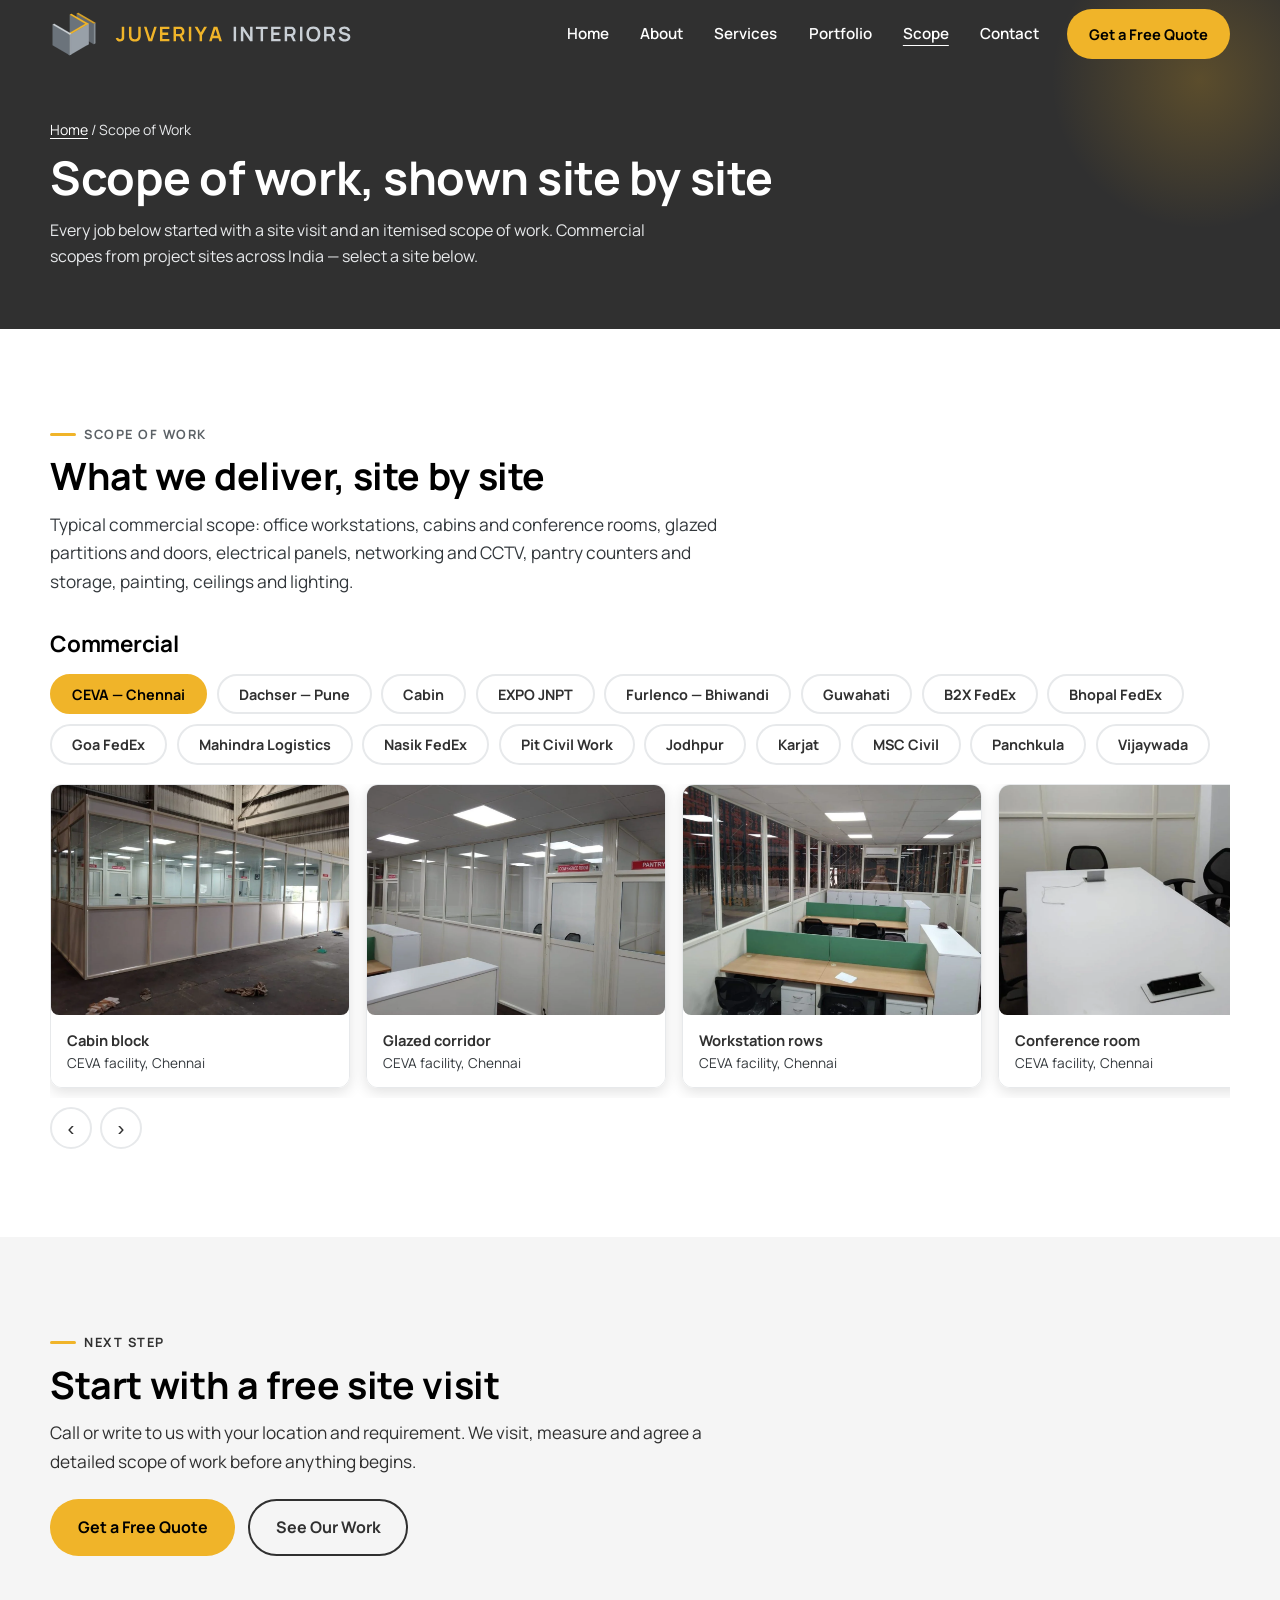
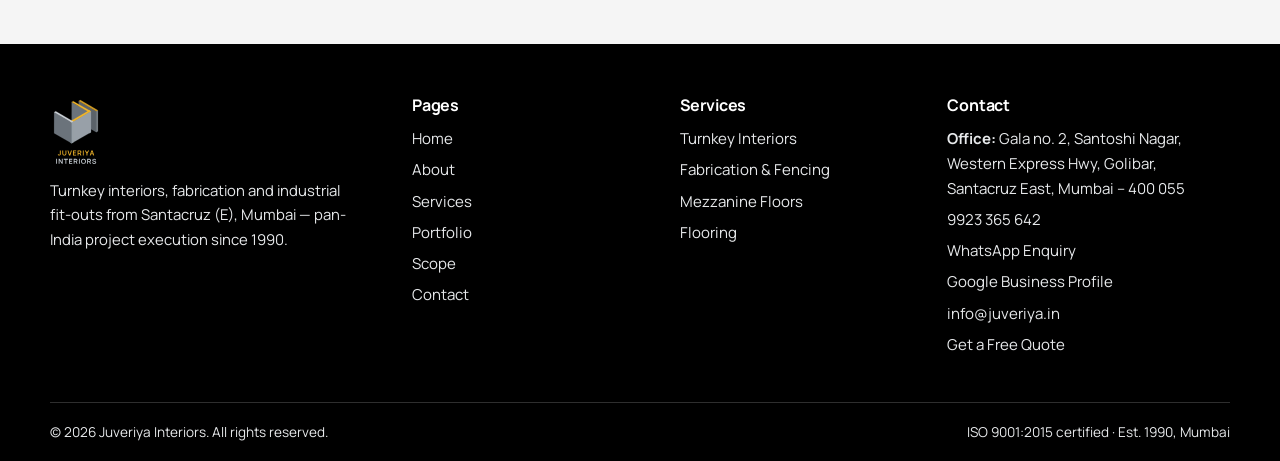
<file: scope.html>
<!DOCTYPE html>
<html lang="en">
<head>
  <meta charset="UTF-8">
  <meta name="viewport" content="width=device-width, initial-scale=1.0">
  <script>document.documentElement.classList.add('js');</script>
  <title>Scope of Work | Juveriya Interiors — Commercial Projects</title>
  <meta name="description" content="Scope of work by Juveriya Interiors: commercial offices, warehouses, cabins and civil work across India — workstations, partitions, electrical, networking and finishes. Get a free quote.">
  <meta property="og:title" content="Scope of Work | Juveriya Interiors">
  <meta property="og:description" content="Commercial project photos from sites across India.">
  <meta property="og:type" content="website">
  <meta property="og:image" content="https://juveriya.in/social/og-image.png?v=20261015d">
  <meta property="og:image:width" content="1200">
  <meta property="og:image:height" content="630">
  <meta name="twitter:card" content="summary_large_image">
  <link rel="icon" href="favicons/favicon.svg?v=20261015d" type="image/svg+xml">
  <link rel="icon" href="favicons/favicon.ico?v=20261015d" sizes="48x48">
  <link rel="icon" href="favicons/favicon-32x32.png?v=20261015d" type="image/png" sizes="32x32">
  <link rel="icon" href="favicons/favicon-16x16.png?v=20261015d" type="image/png" sizes="16x16">
  <link rel="apple-touch-icon" href="favicons/apple-touch-icon.png?v=20261015d">
  <link rel="manifest" href="favicons/site.webmanifest?v=20261015d">
  <meta name="theme-color" content="#33383C">
  <link rel="preload" href="svg/logo-icon.svg?v=20261015d" as="image">
  <link rel="preload" href="svg/logo-wordmark.svg?v=20261015d" as="image">
  <link rel="preconnect" href="https://fonts.googleapis.com">
  <link rel="preconnect" href="https://fonts.gstatic.com" crossorigin>
  <link href="https://fonts.googleapis.com/css2?family=Manrope:wght@400..800&display=swap" rel="stylesheet">
  <link rel="stylesheet" href="css/styles.css?v=20261110f">
  <script type="application/ld+json">
{
  "@context": "https://schema.org",
  "@type": "GeneralContractor",
  "name": "Juveriya Interiors",
  "url": "https://juveriya.in/",
  "logo": "https://juveriya.in/svg/logo-full.svg",
  "image": "https://juveriya.in/social/og-image.png",
  "telephone": "+919923365642",
  "email": "info@juveriya.in",
  "foundingDate": "1990",
  "address": {
    "@type": "PostalAddress",
    "streetAddress": "Gala no. 2, Santoshi Nagar, Western Express Hwy, Golibar, Santacruz East",
    "addressLocality": "Mumbai",
    "addressRegion": "Maharashtra",
    "postalCode": "400055",
    "addressCountry": "IN"
  },
  "areaServed": "India",
  "sameAs": [
    "https://share.google/2F6Hk8PfobSHnmGoR"
  ]
}
  </script>
</head>
<body>
  <a class="skip-link" href="#main">Skip to main content</a>

  <header class="site-header">
    <div class="container">
      <a class="brand" href="index.html" aria-label="Juveriya Interiors — home">
        <img class="brand__logo" src="svg/logo-icon-dark.svg?v=20261015d" alt="" width="268" height="268">
        <img class="brand__wordmark" src="svg/logo-wordmark-dark.svg?v=20261015d" alt="" width="464" height="52">
      </a>
      <nav class="main-nav" aria-label="Primary">
        <button class="nav-toggle" aria-expanded="false" aria-controls="nav-list" aria-label="Open menu"><span></span><span></span><span></span></button>
        <ul class="nav__list" id="nav-list">
          <li><a href="index.html">Home</a></li>
          <li><a href="about.html">About</a></li>
          <li><a href="services.html">Services</a></li>
          <li><a href="portfolio.html">Portfolio</a></li>
          <li><a href="scope.html" aria-current="page">Scope</a></li>
          <li><a href="contact.html">Contact</a></li>
        </ul>
        <a class="btn btn--primary nav__cta" href="contact.html">Get a Free Quote</a>
      </nav>
    </div>
  </header>
  <div class="nav-scrim" aria-hidden="true"></div>

  <main id="main">
    <section class="page-hero" aria-labelledby="page-title">
      <div class="container">
        <p class="breadcrumb"><a href="index.html">Home</a> / Scope of Work</p>
        <h1 id="page-title">Scope of work, shown site by site</h1>
        <p>Every job below started with a site visit and an itemised scope of work. Commercial scopes from project sites across India — select a site below.</p>
      </div>
    </section>

    <section class="section" aria-labelledby="scope-heading">
      <div class="container">
        <div class="reveal">
          <span class="eyebrow">Scope of work</span>
          <h2 id="scope-heading">What we deliver, site by site</h2>
          <p class="lead">Typical commercial scope: office workstations, cabins and conference rooms, glazed partitions and doors, electrical panels, networking and CCTV, pantry counters and storage, painting, ceilings and lighting.</p>
        </div>
        <h3 id="commercial" class="reveal" style="font-size:1.4rem;margin-top:2.2rem">Commercial</h3>
        <div class="site-tabs reveal" style="margin-top:1rem">
          <button type="button" class="filter-btn" data-site="ceva" aria-pressed="true">CEVA — Chennai</button>
          <button type="button" class="filter-btn" data-site="dachser" aria-pressed="false">Dachser — Pune</button>
          <button type="button" class="filter-btn" data-site="cabin" aria-pressed="false">Cabin</button>
          <button type="button" class="filter-btn" data-site="expo" aria-pressed="false">EXPO JNPT</button>
          <button type="button" class="filter-btn" data-site="furlenco" aria-pressed="false">Furlenco — Bhiwandi</button>
          <button type="button" class="filter-btn" data-site="guwahati" aria-pressed="false">Guwahati</button>
          <button type="button" class="filter-btn" data-site="b2x" aria-pressed="false">B2X FedEx</button>
          <button type="button" class="filter-btn" data-site="bhopal" aria-pressed="false">Bhopal FedEx</button>
          <button type="button" class="filter-btn" data-site="goa" aria-pressed="false">Goa FedEx</button>
          <button type="button" class="filter-btn" data-site="mahindra" aria-pressed="false">Mahindra Logistics</button>
          <button type="button" class="filter-btn" data-site="nasik" aria-pressed="false">Nasik FedEx</button>
          <button type="button" class="filter-btn" data-site="pit" aria-pressed="false">Pit Civil Work</button>
          <button type="button" class="filter-btn" data-site="jodhpur" aria-pressed="false">Jodhpur</button>
          <button type="button" class="filter-btn" data-site="karjat" aria-pressed="false">Karjat</button>
          <button type="button" class="filter-btn" data-site="msc" aria-pressed="false">MSC Civil</button>
          <button type="button" class="filter-btn" data-site="panchkula" aria-pressed="false">Panchkula</button>
          <button type="button" class="filter-btn" data-site="vijaywada" aria-pressed="false">Vijaywada</button>
        </div>
        <div class="site-panel" data-panel="ceva">
<div class="scope-strip">
          <figure class="scope-fig reveal">
              <button type="button" class="ba-zoom" data-ba-t="CEVA facility, Chennai — Cabin block" data-ba-c="CEVA facility, Chennai"><img src="assets/images/scope-ceva-cabinblock.webp?v=20261110" alt="CEVA facility, Chennai — Cabin block" loading="lazy" width="1200" height="900" decoding="async"></button>
              <figcaption>Cabin block<span>CEVA facility, Chennai</span></figcaption>
            </figure>
          <figure class="scope-fig reveal">
              <button type="button" class="ba-zoom" data-ba-t="CEVA facility, Chennai — Glazed corridor" data-ba-c="CEVA facility, Chennai"><img src="assets/images/scope-ceva-corridor.webp?v=20261110" alt="CEVA facility, Chennai — Glazed corridor" loading="lazy" width="1200" height="900" decoding="async"></button>
              <figcaption>Glazed corridor<span>CEVA facility, Chennai</span></figcaption>
            </figure>
          <figure class="scope-fig reveal">
              <button type="button" class="ba-zoom" data-ba-t="CEVA facility, Chennai — Workstation rows" data-ba-c="CEVA facility, Chennai"><img src="assets/images/scope-ceva-workstations.webp?v=20261110" alt="CEVA facility, Chennai — Workstation rows" loading="lazy" width="1200" height="900" decoding="async"></button>
              <figcaption>Workstation rows<span>CEVA facility, Chennai</span></figcaption>
            </figure>
          <figure class="scope-fig reveal">
              <button type="button" class="ba-zoom" data-ba-t="CEVA facility, Chennai — Conference room" data-ba-c="CEVA facility, Chennai"><img src="assets/images/scope-ceva-conference.webp?v=20261110" alt="CEVA facility, Chennai — Conference room" loading="lazy" width="1200" height="900" decoding="async"></button>
              <figcaption>Conference room<span>CEVA facility, Chennai</span></figcaption>
            </figure>
          <figure class="scope-fig reveal">
              <button type="button" class="ba-zoom" data-ba-t="CEVA facility, Chennai — Manager cabin" data-ba-c="CEVA facility, Chennai"><img src="assets/images/scope-ceva-managercabin.webp?v=20261110" alt="CEVA facility, Chennai — Manager cabin" loading="lazy" width="1200" height="900" decoding="async"></button>
              <figcaption>Manager cabin<span>CEVA facility, Chennai</span></figcaption>
            </figure>
          <figure class="scope-fig reveal">
              <button type="button" class="ba-zoom" data-ba-t="CEVA facility, Chennai — Meeting room" data-ba-c="CEVA facility, Chennai"><img src="assets/images/scope-ceva-meeting.webp?v=20261110" alt="CEVA facility, Chennai — Meeting room" loading="lazy" width="1200" height="900" decoding="async"></button>
              <figcaption>Meeting room<span>CEVA facility, Chennai</span></figcaption>
            </figure>
          <figure class="scope-fig reveal">
              <button type="button" class="ba-zoom" data-ba-t="CEVA facility, Chennai — Glazed cabin" data-ba-c="CEVA facility, Chennai"><img src="assets/images/scope-ceva-glasscabin.webp?v=20261110" alt="CEVA facility, Chennai — Glazed cabin" loading="lazy" width="1200" height="900" decoding="async"></button>
              <figcaption>Glazed cabin<span>CEVA facility, Chennai</span></figcaption>
            </figure>
          <figure class="scope-fig reveal">
              <button type="button" class="ba-zoom" data-ba-t="CEVA facility, Chennai — Pantry counter" data-ba-c="CEVA facility, Chennai"><img src="assets/images/scope-ceva-pantry.webp?v=20261110" alt="CEVA facility, Chennai — Pantry counter" loading="lazy" width="1200" height="900" decoding="async"></button>
              <figcaption>Pantry counter<span>CEVA facility, Chennai</span></figcaption>
            </figure>
          <figure class="scope-fig reveal">
              <button type="button" class="ba-zoom" data-ba-t="CEVA facility, Chennai — Electrical panels" data-ba-c="CEVA facility, Chennai"><img src="assets/images/scope-ceva-electrical.webp?v=20261110" alt="CEVA facility, Chennai — Electrical panels" loading="lazy" width="1200" height="900" decoding="async"></button>
              <figcaption>Electrical panels<span>CEVA facility, Chennai</span></figcaption>
            </figure>
          </div>
          <div class="strip-nav">
            <button type="button" data-strip-prev aria-label="Scroll photos left">‹</button>
            <button type="button" data-strip-next aria-label="Scroll photos right">›</button>
          </div>
        </div>
        <div class="site-panel" data-panel="dachser">
<div class="scope-strip">
          <figure class="scope-fig reveal">
              <button type="button" class="ba-zoom" data-ba-t="Dachser facility, Pune — Reception with signage" data-ba-c="Dachser facility, Pune"><img src="assets/images/scope-dachser-reception.webp?v=20261110" alt="Dachser facility, Pune — Reception with signage" loading="lazy" width="1200" height="900" decoding="async"></button>
              <figcaption>Reception with signage<span>Dachser facility, Pune</span></figcaption>
            </figure>
          <figure class="scope-fig reveal">
              <button type="button" class="ba-zoom" data-ba-t="Dachser facility, Pune — Office floor" data-ba-c="Dachser facility, Pune"><img src="assets/images/scope-dachser-floor.webp?v=20261110" alt="Dachser facility, Pune — Office floor" loading="lazy" width="1200" height="900" decoding="async"></button>
              <figcaption>Office floor<span>Dachser facility, Pune</span></figcaption>
            </figure>
          <figure class="scope-fig reveal">
              <button type="button" class="ba-zoom" data-ba-t="Dachser facility, Pune — Meeting room" data-ba-c="Dachser facility, Pune"><img src="assets/images/scope-dachser-meeting.webp?v=20261110" alt="Dachser facility, Pune — Meeting room" loading="lazy" width="1200" height="900" decoding="async"></button>
              <figcaption>Meeting room<span>Dachser facility, Pune</span></figcaption>
            </figure>
          <figure class="scope-fig reveal">
              <button type="button" class="ba-zoom" data-ba-t="Dachser facility, Pune — Branded corridor" data-ba-c="Dachser facility, Pune"><img src="assets/images/scope-dachser-corridor.webp?v=20261110" alt="Dachser facility, Pune — Branded corridor" loading="lazy" width="1200" height="900" decoding="async"></button>
              <figcaption>Branded corridor<span>Dachser facility, Pune</span></figcaption>
            </figure>
          <figure class="scope-fig reveal">
              <button type="button" class="ba-zoom" data-ba-t="Dachser facility, Pune — Cafeteria" data-ba-c="Dachser facility, Pune"><img src="assets/images/scope-dachser-cafeteria.webp?v=20261110" alt="Dachser facility, Pune — Cafeteria" loading="lazy" width="1200" height="900" decoding="async"></button>
              <figcaption>Cafeteria<span>Dachser facility, Pune</span></figcaption>
            </figure>
          <figure class="scope-fig reveal">
              <button type="button" class="ba-zoom" data-ba-t="Dachser facility, Pune — Workstations" data-ba-c="Dachser facility, Pune"><img src="assets/images/scope-dachser-workstations2.webp?v=20261110" alt="Dachser facility, Pune — Workstations" loading="lazy" width="1200" height="900" decoding="async"></button>
              <figcaption>Workstations<span>Dachser facility, Pune</span></figcaption>
            </figure>
          <figure class="scope-fig reveal">
              <button type="button" class="ba-zoom" data-ba-t="Dachser facility, Pune — Workstation hall" data-ba-c="Dachser facility, Pune"><img src="assets/images/scope-dachser-workstations.webp?v=20261110" alt="Dachser facility, Pune — Workstation hall" loading="lazy" width="1200" height="900" decoding="async"></button>
              <figcaption>Workstation hall<span>Dachser facility, Pune</span></figcaption>
            </figure>
          <figure class="scope-fig reveal">
              <button type="button" class="ba-zoom" data-ba-t="Dachser facility, Pune — Storage wall" data-ba-c="Dachser facility, Pune"><img src="assets/images/scope-dachser-storage.webp?v=20261110" alt="Dachser facility, Pune — Storage wall" loading="lazy" width="1200" height="900" decoding="async"></button>
              <figcaption>Storage wall<span>Dachser facility, Pune</span></figcaption>
            </figure>
          <figure class="scope-fig reveal">
              <button type="button" class="ba-zoom" data-ba-t="Dachser facility, Pune — Server & network rack" data-ba-c="Dachser facility, Pune"><img src="assets/images/scope-dachser-network.webp?v=20261110" alt="Dachser facility, Pune — Server & network rack" loading="lazy" width="1200" height="900" decoding="async"></button>
              <figcaption>Server & network rack<span>Dachser facility, Pune</span></figcaption>
            </figure>
          </div>
          <div class="strip-nav">
            <button type="button" data-strip-prev aria-label="Scroll photos left">‹</button>
            <button type="button" data-strip-next aria-label="Scroll photos right">›</button>
          </div>
        </div>
        <div class="site-panel" data-panel="cabin">
          <div class="scope-strip">
          <figure class="scope-fig reveal">
              <button type="button" class="ba-zoom" data-ba-t="Cabin — Blue office" data-ba-c="Cabin"><img src="assets/images/scope-cabin-02.webp?v=20261110" alt="Cabin — Blue office" loading="lazy" width="1200" height="900" decoding="async"></button>
              <figcaption>Blue office<span>Cabin</span></figcaption>
            </figure>
          <figure class="scope-fig reveal">
              <button type="button" class="ba-zoom" data-ba-t="Cabin — Blue office" data-ba-c="Cabin"><img src="assets/images/scope-cabin-04.webp?v=20261110" alt="Cabin — Blue office" loading="lazy" width="1200" height="900" decoding="async"></button>
              <figcaption>Blue office<span>Cabin</span></figcaption>
            </figure>
          <figure class="scope-fig reveal">
              <button type="button" class="ba-zoom" data-ba-t="Cabin — Blue office" data-ba-c="Cabin"><img src="assets/images/scope-cabin-03.webp?v=20261110" alt="Cabin — Blue office" loading="lazy" width="1200" height="900" decoding="async"></button>
              <figcaption>Blue office<span>Cabin</span></figcaption>
            </figure>
          <figure class="scope-fig reveal">
              <button type="button" class="ba-zoom" data-ba-t="Cabin — Wide warehouse cabin" data-ba-c="Cabin"><img src="assets/images/scope-cabin-01.webp?v=20261110" alt="Cabin — Wide warehouse cabin" loading="lazy" width="1200" height="900" decoding="async"></button>
              <figcaption>Wide warehouse cabin<span>Cabin</span></figcaption>
            </figure>
          <figure class="scope-fig reveal">
              <button type="button" class="ba-zoom" data-ba-t="Cabin — Blue office" data-ba-c="Cabin"><img src="assets/images/scope-cabin-05.webp?v=20261110" alt="Cabin — Blue office" loading="lazy" width="1200" height="900" decoding="async"></button>
              <figcaption>Blue office<span>Cabin</span></figcaption>
            </figure>
          </div>
          <div class="strip-nav">
            <button type="button" data-strip-prev aria-label="Scroll photos left">‹</button>
            <button type="button" data-strip-next aria-label="Scroll photos right">›</button>
          </div>
        </div>
        <div class="site-panel" data-panel="expo">
          <div class="scope-strip">
          <figure class="scope-fig reveal">
              <button type="button" class="ba-zoom" data-ba-t="EXPO JNPT — Finished desk" data-ba-c="EXPO JNPT"><img src="assets/images/scope-expo-04.webp?v=20261110" alt="EXPO JNPT — Finished desk" loading="lazy" width="1200" height="900" decoding="async"></button>
              <figcaption>Finished desk<span>EXPO JNPT</span></figcaption>
            </figure>
          <figure class="scope-fig reveal">
              <button type="button" class="ba-zoom" data-ba-t="EXPO JNPT — Brand signage" data-ba-c="EXPO JNPT"><img src="assets/images/scope-expo-02.webp?v=20261110" alt="EXPO JNPT — Brand signage" loading="lazy" width="1200" height="900" decoding="async"></button>
              <figcaption>Brand signage<span>EXPO JNPT</span></figcaption>
            </figure>
          <figure class="scope-fig reveal">
              <button type="button" class="ba-zoom" data-ba-t="EXPO JNPT — Storage wall" data-ba-c="EXPO JNPT"><img src="assets/images/scope-expo-05.webp?v=20261110" alt="EXPO JNPT — Storage wall" loading="lazy" width="1200" height="900" decoding="async"></button>
              <figcaption>Storage wall<span>EXPO JNPT</span></figcaption>
            </figure>
          <figure class="scope-fig reveal">
              <button type="button" class="ba-zoom" data-ba-t="EXPO JNPT — Office in use" data-ba-c="EXPO JNPT"><img src="assets/images/scope-expo-01.webp?v=20261110" alt="EXPO JNPT — Office in use" loading="lazy" width="1200" height="900" decoding="async"></button>
              <figcaption>Office in use<span>EXPO JNPT</span></figcaption>
            </figure>
          <figure class="scope-fig reveal">
              <button type="button" class="ba-zoom" data-ba-t="EXPO JNPT — Finished room" data-ba-c="EXPO JNPT"><img src="assets/images/scope-expo-03.webp?v=20261110" alt="EXPO JNPT — Finished room" loading="lazy" width="1200" height="900" decoding="async"></button>
              <figcaption>Finished room<span>EXPO JNPT</span></figcaption>
            </figure>
          <figure class="scope-fig reveal">
              <button type="button" class="ba-zoom" data-ba-t="EXPO JNPT — Finished laminate room" data-ba-c="EXPO JNPT"><img src="assets/images/scope-expo-06.webp?v=20261110" alt="EXPO JNPT — Finished laminate room" loading="lazy" width="1200" height="900" decoding="async"></button>
              <figcaption>Finished laminate room<span>EXPO JNPT</span></figcaption>
            </figure>
          </div>
          <div class="strip-nav">
            <button type="button" data-strip-prev aria-label="Scroll photos left">‹</button>
            <button type="button" data-strip-next aria-label="Scroll photos right">›</button>
          </div>
        </div>
        <div class="site-panel" data-panel="furlenco">
          <div class="scope-strip">
          <figure class="scope-fig reveal">
              <button type="button" class="ba-zoom" data-ba-t="Furlenco Bhiwandi — Cabin block" data-ba-c="Furlenco Bhiwandi"><img src="assets/images/scope-furlenco-02.webp?v=20261110" alt="Furlenco Bhiwandi — Cabin block" loading="lazy" width="1200" height="900" decoding="async"></button>
              <figcaption>Cabin block<span>Furlenco Bhiwandi</span></figcaption>
            </figure>
          <figure class="scope-fig reveal">
              <button type="button" class="ba-zoom" data-ba-t="Furlenco Bhiwandi — Mesh gate" data-ba-c="Furlenco Bhiwandi"><img src="assets/images/scope-furlenco-05.webp?v=20261110" alt="Furlenco Bhiwandi — Mesh gate" loading="lazy" width="1200" height="900" decoding="async"></button>
              <figcaption>Mesh gate<span>Furlenco Bhiwandi</span></figcaption>
            </figure>
          <figure class="scope-fig reveal">
              <button type="button" class="ba-zoom" data-ba-t="Furlenco Bhiwandi — Mesh partition room" data-ba-c="Furlenco Bhiwandi"><img src="assets/images/scope-furlenco-03.webp?v=20261110" alt="Furlenco Bhiwandi — Mesh partition room" loading="lazy" width="1200" height="900" decoding="async"></button>
              <figcaption>Mesh partition room<span>Furlenco Bhiwandi</span></figcaption>
            </figure>
          <figure class="scope-fig reveal">
              <button type="button" class="ba-zoom" data-ba-t="Furlenco Bhiwandi — Mesh corridor" data-ba-c="Furlenco Bhiwandi"><img src="assets/images/scope-furlenco-04.webp?v=20261110" alt="Furlenco Bhiwandi — Mesh corridor" loading="lazy" width="1200" height="900" decoding="async"></button>
              <figcaption>Mesh corridor<span>Furlenco Bhiwandi</span></figcaption>
            </figure>
          <figure class="scope-fig reveal">
              <button type="button" class="ba-zoom" data-ba-t="Furlenco Bhiwandi — Partition cabins" data-ba-c="Furlenco Bhiwandi"><img src="assets/images/scope-furlenco-01.webp?v=20261110" alt="Furlenco Bhiwandi — Partition cabins" loading="lazy" width="1200" height="900" decoding="async"></button>
              <figcaption>Partition cabins<span>Furlenco Bhiwandi</span></figcaption>
            </figure>
          <figure class="scope-fig reveal">
              <button type="button" class="ba-zoom" data-ba-t="Furlenco Bhiwandi — Glass cabin corner" data-ba-c="Furlenco Bhiwandi"><img src="assets/images/scope-furlenco-06.webp?v=20261110" alt="Furlenco Bhiwandi — Glass cabin corner" loading="lazy" width="1200" height="900" decoding="async"></button>
              <figcaption>Glass cabin corner<span>Furlenco Bhiwandi</span></figcaption>
            </figure>
          </div>
          <div class="strip-nav">
            <button type="button" data-strip-prev aria-label="Scroll photos left">‹</button>
            <button type="button" data-strip-next aria-label="Scroll photos right">›</button>
          </div>
        </div>
        <div class="site-panel" data-panel="guwahati">
          <div class="scope-strip">
          <figure class="scope-fig reveal">
              <button type="button" class="ba-zoom" data-ba-t="Guwahati — Security cabin" data-ba-c="Guwahati"><img src="assets/images/scope-guwahati-03.webp?v=20261110" alt="Guwahati — Security cabin" loading="lazy" width="1200" height="900" decoding="async"></button>
              <figcaption>Security cabin<span>Guwahati</span></figcaption>
            </figure>
          <figure class="scope-fig reveal">
              <button type="button" class="ba-zoom" data-ba-t="Guwahati — Mesh partitions" data-ba-c="Guwahati"><img src="assets/images/scope-guwahati-02.webp?v=20261110" alt="Guwahati — Mesh partitions" loading="lazy" width="1200" height="900" decoding="async"></button>
              <figcaption>Mesh partitions<span>Guwahati</span></figcaption>
            </figure>
          <figure class="scope-fig reveal">
              <button type="button" class="ba-zoom" data-ba-t="Guwahati — Warehouse highbay" data-ba-c="Guwahati"><img src="assets/images/scope-guwahati-01.webp?v=20261110" alt="Guwahati — Warehouse highbay" loading="lazy" width="1200" height="900" decoding="async"></button>
              <figcaption>Warehouse highbay<span>Guwahati</span></figcaption>
            </figure>
          <figure class="scope-fig reveal">
              <button type="button" class="ba-zoom" data-ba-t="Guwahati — Dock area" data-ba-c="Guwahati"><img src="assets/images/scope-guwahati-04.webp?v=20261110" alt="Guwahati — Dock area" loading="lazy" width="1200" height="900" decoding="async"></button>
              <figcaption>Dock area<span>Guwahati</span></figcaption>
            </figure>
          </div>
          <div class="strip-nav">
            <button type="button" data-strip-prev aria-label="Scroll photos left">‹</button>
            <button type="button" data-strip-next aria-label="Scroll photos right">›</button>
          </div>
        </div>
        <div class="site-panel" data-panel="b2x">
          <div class="scope-strip">
          <figure class="scope-fig reveal">
              <button type="button" class="ba-zoom" data-ba-t="B2X FedEx — Back office" data-ba-c="B2X FedEx"><img src="assets/images/scope-b2x-02.webp?v=20261110" alt="B2X FedEx — Back office" loading="lazy" width="1200" height="900" decoding="async"></button>
              <figcaption>Back office<span>B2X FedEx</span></figcaption>
            </figure>
          <figure class="scope-fig reveal">
              <button type="button" class="ba-zoom" data-ba-t="B2X FedEx — Workstation" data-ba-c="B2X FedEx"><img src="assets/images/scope-b2x-05.webp?v=20261110" alt="B2X FedEx — Workstation" loading="lazy" width="1200" height="900" decoding="async"></button>
              <figcaption>Workstation<span>B2X FedEx</span></figcaption>
            </figure>
          <figure class="scope-fig reveal">
              <button type="button" class="ba-zoom" data-ba-t="B2X FedEx — Doors" data-ba-c="B2X FedEx"><img src="assets/images/scope-b2x-04.webp?v=20261110" alt="B2X FedEx — Doors" loading="lazy" width="1200" height="900" decoding="async"></button>
              <figcaption>Doors<span>B2X FedEx</span></figcaption>
            </figure>
          <figure class="scope-fig reveal">
              <button type="button" class="ba-zoom" data-ba-t="B2X FedEx — Racking aisle" data-ba-c="B2X FedEx"><img src="assets/images/scope-b2x-06.webp?v=20261110" alt="B2X FedEx — Racking aisle" loading="lazy" width="1200" height="900" decoding="async"></button>
              <figcaption>Racking aisle<span>B2X FedEx</span></figcaption>
            </figure>
          <figure class="scope-fig reveal">
              <button type="button" class="ba-zoom" data-ba-t="B2X FedEx — Workstation" data-ba-c="B2X FedEx"><img src="assets/images/scope-b2x-03.webp?v=20261110" alt="B2X FedEx — Workstation" loading="lazy" width="1200" height="900" decoding="async"></button>
              <figcaption>Workstation<span>B2X FedEx</span></figcaption>
            </figure>
          <figure class="scope-fig reveal">
              <button type="button" class="ba-zoom" data-ba-t="B2X FedEx — Warehouse racking" data-ba-c="B2X FedEx"><img src="assets/images/scope-b2x-01.webp?v=20261110" alt="B2X FedEx — Warehouse racking" loading="lazy" width="1200" height="900" decoding="async"></button>
              <figcaption>Warehouse racking<span>B2X FedEx</span></figcaption>
            </figure>
          </div>
          <div class="strip-nav">
            <button type="button" data-strip-prev aria-label="Scroll photos left">‹</button>
            <button type="button" data-strip-next aria-label="Scroll photos right">›</button>
          </div>
        </div>
        <div class="site-panel" data-panel="bhopal">
          <div class="scope-strip">
          <figure class="scope-fig reveal">
              <button type="button" class="ba-zoom" data-ba-t="Bhopal FedEx — Counter with waiting" data-ba-c="Bhopal FedEx"><img src="assets/images/scope-bhopal-04.webp?v=20261110" alt="Bhopal FedEx — Counter with waiting" loading="lazy" width="1200" height="900" decoding="async"></button>
              <figcaption>Counter with waiting<span>Bhopal FedEx</span></figcaption>
            </figure>
          <figure class="scope-fig reveal">
              <button type="button" class="ba-zoom" data-ba-t="Bhopal FedEx — Storefront" data-ba-c="Bhopal FedEx"><img src="assets/images/scope-bhopal-01.webp?v=20261110" alt="Bhopal FedEx — Storefront" loading="lazy" width="1200" height="900" decoding="async"></button>
              <figcaption>Storefront<span>Bhopal FedEx</span></figcaption>
            </figure>
          <figure class="scope-fig reveal">
              <button type="button" class="ba-zoom" data-ba-t="Bhopal FedEx — Service counter" data-ba-c="Bhopal FedEx"><img src="assets/images/scope-bhopal-02.webp?v=20261110" alt="Bhopal FedEx — Service counter" loading="lazy" width="1200" height="900" decoding="async"></button>
              <figcaption>Service counter<span>Bhopal FedEx</span></figcaption>
            </figure>
          <figure class="scope-fig reveal">
              <button type="button" class="ba-zoom" data-ba-t="Bhopal FedEx — Back desk" data-ba-c="Bhopal FedEx"><img src="assets/images/scope-bhopal-05.webp?v=20261110" alt="Bhopal FedEx — Back desk" loading="lazy" width="1200" height="900" decoding="async"></button>
              <figcaption>Back desk<span>Bhopal FedEx</span></figcaption>
            </figure>
          <figure class="scope-fig reveal">
              <button type="button" class="ba-zoom" data-ba-t="Bhopal FedEx — Service counter" data-ba-c="Bhopal FedEx"><img src="assets/images/scope-bhopal-03.webp?v=20261110" alt="Bhopal FedEx — Service counter" loading="lazy" width="1200" height="900" decoding="async"></button>
              <figcaption>Service counter<span>Bhopal FedEx</span></figcaption>
            </figure>
          </div>
          <div class="strip-nav">
            <button type="button" data-strip-prev aria-label="Scroll photos left">‹</button>
            <button type="button" data-strip-next aria-label="Scroll photos right">›</button>
          </div>
        </div>
        <div class="site-panel" data-panel="goa">
          <div class="scope-strip">
          <figure class="scope-fig reveal">
              <button type="button" class="ba-zoom" data-ba-t="Goa FedEx — Service counter" data-ba-c="Goa FedEx"><img src="assets/images/scope-goa-03.webp?v=20261110" alt="Goa FedEx — Service counter" loading="lazy" width="1200" height="900" decoding="async"></button>
              <figcaption>Service counter<span>Goa FedEx</span></figcaption>
            </figure>
          <figure class="scope-fig reveal">
              <button type="button" class="ba-zoom" data-ba-t="Goa FedEx — Mesh fencing" data-ba-c="Goa FedEx"><img src="assets/images/scope-goa-05.webp?v=20261110" alt="Goa FedEx — Mesh fencing" loading="lazy" width="1200" height="900" decoding="async"></button>
              <figcaption>Mesh fencing<span>Goa FedEx</span></figcaption>
            </figure>
          <figure class="scope-fig reveal">
              <button type="button" class="ba-zoom" data-ba-t="Goa FedEx — Depot exterior" data-ba-c="Goa FedEx"><img src="assets/images/scope-goa-01.webp?v=20261110" alt="Goa FedEx — Depot exterior" loading="lazy" width="1200" height="900" decoding="async"></button>
              <figcaption>Depot exterior<span>Goa FedEx</span></figcaption>
            </figure>
          <figure class="scope-fig reveal">
              <button type="button" class="ba-zoom" data-ba-t="Goa FedEx — Office interior" data-ba-c="Goa FedEx"><img src="assets/images/scope-goa-02.webp?v=20261110" alt="Goa FedEx — Office interior" loading="lazy" width="1200" height="900" decoding="async"></button>
              <figcaption>Office interior<span>Goa FedEx</span></figcaption>
            </figure>
          <figure class="scope-fig reveal">
              <button type="button" class="ba-zoom" data-ba-t="Goa FedEx — Warehouse" data-ba-c="Goa FedEx"><img src="assets/images/scope-goa-04.webp?v=20261110" alt="Goa FedEx — Warehouse" loading="lazy" width="1200" height="900" decoding="async"></button>
              <figcaption>Warehouse<span>Goa FedEx</span></figcaption>
            </figure>
          <figure class="scope-fig reveal">
              <button type="button" class="ba-zoom" data-ba-t="Goa FedEx — Server rack" data-ba-c="Goa FedEx"><img src="assets/images/scope-goa-06.webp?v=20261110" alt="Goa FedEx — Server rack" loading="lazy" width="1200" height="900" decoding="async"></button>
              <figcaption>Server rack<span>Goa FedEx</span></figcaption>
            </figure>
          </div>
          <div class="strip-nav">
            <button type="button" data-strip-prev aria-label="Scroll photos left">‹</button>
            <button type="button" data-strip-next aria-label="Scroll photos right">›</button>
          </div>
        </div>
        <div class="site-panel" data-panel="mahindra">
          <div class="scope-strip">
          <figure class="scope-fig reveal">
              <button type="button" class="ba-zoom" data-ba-t="Mahindra Logistics — Workstation hall" data-ba-c="Mahindra Logistics"><img src="assets/images/scope-mahindra-05.webp?v=20261110" alt="Mahindra Logistics — Workstation hall" loading="lazy" width="1200" height="900" decoding="async"></button>
              <figcaption>Workstation hall<span>Mahindra Logistics</span></figcaption>
            </figure>
          <figure class="scope-fig reveal">
              <button type="button" class="ba-zoom" data-ba-t="Mahindra Logistics — Mezzanine structure" data-ba-c="Mahindra Logistics"><img src="assets/images/scope-mahindra-01.webp?v=20261110" alt="Mahindra Logistics — Mezzanine structure" loading="lazy" width="1200" height="900" decoding="async"></button>
              <figcaption>Mezzanine structure<span>Mahindra Logistics</span></figcaption>
            </figure>
          <figure class="scope-fig reveal">
              <button type="button" class="ba-zoom" data-ba-t="Mahindra Logistics — Conference table" data-ba-c="Mahindra Logistics"><img src="assets/images/scope-mahindra-02.webp?v=20261110" alt="Mahindra Logistics — Conference table" loading="lazy" width="1200" height="900" decoding="async"></button>
              <figcaption>Conference table<span>Mahindra Logistics</span></figcaption>
            </figure>
          <figure class="scope-fig reveal">
              <button type="button" class="ba-zoom" data-ba-t="Mahindra Logistics — Corridor" data-ba-c="Mahindra Logistics"><img src="assets/images/scope-mahindra-03.webp?v=20261110" alt="Mahindra Logistics — Corridor" loading="lazy" width="1200" height="900" decoding="async"></button>
              <figcaption>Corridor<span>Mahindra Logistics</span></figcaption>
            </figure>
          <figure class="scope-fig reveal">
              <button type="button" class="ba-zoom" data-ba-t="Mahindra Logistics — Workstations" data-ba-c="Mahindra Logistics"><img src="assets/images/scope-mahindra-04.webp?v=20261110" alt="Mahindra Logistics — Workstations" loading="lazy" width="1200" height="900" decoding="async"></button>
              <figcaption>Workstations<span>Mahindra Logistics</span></figcaption>
            </figure>
          </div>
          <div class="strip-nav">
            <button type="button" data-strip-prev aria-label="Scroll photos left">‹</button>
            <button type="button" data-strip-next aria-label="Scroll photos right">›</button>
          </div>
        </div>
        <div class="site-panel" data-panel="nasik">
          <div class="scope-strip">
          <figure class="scope-fig reveal">
              <button type="button" class="ba-zoom" data-ba-t="Nasik FedEx — Workstations" data-ba-c="Nasik FedEx"><img src="assets/images/scope-nasik-02.webp?v=20261110" alt="Nasik FedEx — Workstations" loading="lazy" width="1200" height="900" decoding="async"></button>
              <figcaption>Workstations<span>Nasik FedEx</span></figcaption>
            </figure>
          <figure class="scope-fig reveal">
              <button type="button" class="ba-zoom" data-ba-t="Nasik FedEx — Workstations" data-ba-c="Nasik FedEx"><img src="assets/images/scope-nasik-01.webp?v=20261110" alt="Nasik FedEx — Workstations" loading="lazy" width="1200" height="900" decoding="async"></button>
              <figcaption>Workstations<span>Nasik FedEx</span></figcaption>
            </figure>
          <figure class="scope-fig reveal">
              <button type="button" class="ba-zoom" data-ba-t="Nasik FedEx — Partitions" data-ba-c="Nasik FedEx"><img src="assets/images/scope-nasik-03.webp?v=20261110" alt="Nasik FedEx — Partitions" loading="lazy" width="1200" height="900" decoding="async"></button>
              <figcaption>Partitions<span>Nasik FedEx</span></figcaption>
            </figure>
          <figure class="scope-fig reveal">
              <button type="button" class="ba-zoom" data-ba-t="Nasik FedEx — Storefront" data-ba-c="Nasik FedEx"><img src="assets/images/scope-nasik-04.webp?v=20261110" alt="Nasik FedEx — Storefront" loading="lazy" width="1200" height="900" decoding="async"></button>
              <figcaption>Storefront<span>Nasik FedEx</span></figcaption>
            </figure>
          </div>
          <div class="strip-nav">
            <button type="button" data-strip-prev aria-label="Scroll photos left">‹</button>
            <button type="button" data-strip-next aria-label="Scroll photos right">›</button>
          </div>
        </div>
        <div class="site-panel" data-panel="pit">
          <div class="scope-strip">
          <figure class="scope-fig reveal">
              <button type="button" class="ba-zoom" data-ba-t="Pit site — Dock plate" data-ba-c="Pit site"><img src="assets/images/scope-pit-04.webp?v=20261110" alt="Pit site — Dock plate" loading="lazy" width="1200" height="900" decoding="async"></button>
              <figcaption>Dock plate<span>Pit site</span></figcaption>
            </figure>
          <figure class="scope-fig reveal">
              <button type="button" class="ba-zoom" data-ba-t="Pit site — Dock with leveler" data-ba-c="Pit site"><img src="assets/images/scope-pit-01.webp?v=20261110" alt="Pit site — Dock with leveler" loading="lazy" width="1200" height="900" decoding="async"></button>
              <figcaption>Dock with leveler<span>Pit site</span></figcaption>
            </figure>
          <figure class="scope-fig reveal">
              <button type="button" class="ba-zoom" data-ba-t="Pit site — Dock approach" data-ba-c="Pit site"><img src="assets/images/scope-pit-03.webp?v=20261110" alt="Pit site — Dock approach" loading="lazy" width="1200" height="900" decoding="async"></button>
              <figcaption>Dock approach<span>Pit site</span></figcaption>
            </figure>
          <figure class="scope-fig reveal">
              <button type="button" class="ba-zoom" data-ba-t="Pit site — Dock pit" data-ba-c="Pit site"><img src="assets/images/scope-pit-02.webp?v=20261110" alt="Pit site — Dock pit" loading="lazy" width="1200" height="900" decoding="async"></button>
              <figcaption>Dock pit<span>Pit site</span></figcaption>
            </figure>
          </div>
          <div class="strip-nav">
            <button type="button" data-strip-prev aria-label="Scroll photos left">‹</button>
            <button type="button" data-strip-next aria-label="Scroll photos right">›</button>
          </div>
        </div>
        <div class="site-panel" data-panel="jodhpur">
          <div class="scope-strip">
          <figure class="scope-fig reveal">
              <button type="button" class="ba-zoom" data-ba-t="Jodhpur — Store interiors" data-ba-c="Jodhpur"><img src="assets/images/scope-jodhpur-02.webp?v=20261110" alt="Jodhpur — Store interiors" loading="lazy" width="1200" height="900" decoding="async"></button>
              <figcaption>Store interiors<span>Jodhpur</span></figcaption>
            </figure>
          <figure class="scope-fig reveal">
              <button type="button" class="ba-zoom" data-ba-t="Jodhpur — Storefront interior" data-ba-c="Jodhpur"><img src="assets/images/scope-jodhpur-03.webp?v=20261110" alt="Jodhpur — Storefront interior" loading="lazy" width="1200" height="900" decoding="async"></button>
              <figcaption>Storefront interior<span>Jodhpur</span></figcaption>
            </figure>
          <figure class="scope-fig reveal">
              <button type="button" class="ba-zoom" data-ba-t="Jodhpur — Rolling shutters" data-ba-c="Jodhpur"><img src="assets/images/scope-jodhpur-04.webp?v=20261110" alt="Jodhpur — Rolling shutters" loading="lazy" width="1200" height="900" decoding="async"></button>
              <figcaption>Rolling shutters<span>Jodhpur</span></figcaption>
            </figure>
          <figure class="scope-fig reveal">
              <button type="button" class="ba-zoom" data-ba-t="Jodhpur — Storefront" data-ba-c="Jodhpur"><img src="assets/images/scope-jodhpur-01.webp?v=20261110" alt="Jodhpur — Storefront" loading="lazy" width="1200" height="900" decoding="async"></button>
              <figcaption>Storefront<span>Jodhpur</span></figcaption>
            </figure>
          </div>
          <div class="strip-nav">
            <button type="button" data-strip-prev aria-label="Scroll photos left">‹</button>
            <button type="button" data-strip-next aria-label="Scroll photos right">›</button>
          </div>
        </div>
        <div class="site-panel" data-panel="karjat">
          <div class="scope-strip">
          <figure class="scope-fig reveal">
              <button type="button" class="ba-zoom" data-ba-t="Karjat — Finished pool" data-ba-c="Karjat"><img src="assets/images/scope-karjat-05.webp?v=20261110" alt="Karjat — Finished pool" loading="lazy" width="1200" height="900" decoding="async"></button>
              <figcaption>Finished pool<span>Karjat</span></figcaption>
            </figure>
          <figure class="scope-fig reveal">
              <button type="button" class="ba-zoom" data-ba-t="Karjat — Garden" data-ba-c="Karjat"><img src="assets/images/scope-karjat-03.webp?v=20261110" alt="Karjat — Garden" loading="lazy" width="1200" height="900" decoding="async"></button>
              <figcaption>Garden<span>Karjat</span></figcaption>
            </figure>
          <figure class="scope-fig reveal">
              <button type="button" class="ba-zoom" data-ba-t="Karjat — Pool rebar" data-ba-c="Karjat"><img src="assets/images/scope-karjat-02.webp?v=20261110" alt="Karjat — Pool rebar" loading="lazy" width="1200" height="900" decoding="async"></button>
              <figcaption>Pool rebar<span>Karjat</span></figcaption>
            </figure>
          <figure class="scope-fig reveal">
              <button type="button" class="ba-zoom" data-ba-t="Karjat — Rebar room" data-ba-c="Karjat"><img src="assets/images/scope-karjat-06.webp?v=20261110" alt="Karjat — Rebar room" loading="lazy" width="1200" height="900" decoding="async"></button>
              <figcaption>Rebar room<span>Karjat</span></figcaption>
            </figure>
          <figure class="scope-fig reveal">
              <button type="button" class="ba-zoom" data-ba-t="Karjat — Ground preparation" data-ba-c="Karjat"><img src="assets/images/scope-karjat-01.webp?v=20261110" alt="Karjat — Ground preparation" loading="lazy" width="1200" height="900" decoding="async"></button>
              <figcaption>Ground preparation<span>Karjat</span></figcaption>
            </figure>
          <figure class="scope-fig reveal">
              <button type="button" class="ba-zoom" data-ba-t="Karjat — Deck work" data-ba-c="Karjat"><img src="assets/images/scope-karjat-04.webp?v=20261110" alt="Karjat — Deck work" loading="lazy" width="1200" height="900" decoding="async"></button>
              <figcaption>Deck work<span>Karjat</span></figcaption>
            </figure>
          </div>
          <div class="strip-nav">
            <button type="button" data-strip-prev aria-label="Scroll photos left">‹</button>
            <button type="button" data-strip-next aria-label="Scroll photos right">›</button>
          </div>
        </div>
        <div class="site-panel" data-panel="msc">
          <div class="scope-strip">
          <figure class="scope-fig reveal">
              <button type="button" class="ba-zoom" data-ba-t="MSC Civil — Curved deck" data-ba-c="MSC Civil"><img src="assets/images/scope-msc-03.webp?v=20261110" alt="MSC Civil — Curved deck" loading="lazy" width="1200" height="900" decoding="async"></button>
              <figcaption>Curved deck<span>MSC Civil</span></figcaption>
            </figure>
          <figure class="scope-fig reveal">
              <button type="button" class="ba-zoom" data-ba-t="MSC Civil — Stone wall" data-ba-c="MSC Civil"><img src="assets/images/scope-msc-05.webp?v=20261110" alt="MSC Civil — Stone wall" loading="lazy" width="1200" height="900" decoding="async"></button>
              <figcaption>Stone wall<span>MSC Civil</span></figcaption>
            </figure>
          <figure class="scope-fig reveal">
              <button type="button" class="ba-zoom" data-ba-t="MSC Civil — Deck overview" data-ba-c="MSC Civil"><img src="assets/images/scope-msc-06.webp?v=20261110" alt="MSC Civil — Deck overview" loading="lazy" width="1200" height="900" decoding="async"></button>
              <figcaption>Deck overview<span>MSC Civil</span></figcaption>
            </figure>
          <figure class="scope-fig reveal">
              <button type="button" class="ba-zoom" data-ba-t="MSC Civil — Steps" data-ba-c="MSC Civil"><img src="assets/images/scope-msc-04.webp?v=20261110" alt="MSC Civil — Steps" loading="lazy" width="1200" height="900" decoding="async"></button>
              <figcaption>Steps<span>MSC Civil</span></figcaption>
            </figure>
          <figure class="scope-fig reveal">
              <button type="button" class="ba-zoom" data-ba-t="MSC Civil — Pool shell" data-ba-c="MSC Civil"><img src="assets/images/scope-msc-01.webp?v=20261110" alt="MSC Civil — Pool shell" loading="lazy" width="1200" height="900" decoding="async"></button>
              <figcaption>Pool shell<span>MSC Civil</span></figcaption>
            </figure>
          <figure class="scope-fig reveal">
              <button type="button" class="ba-zoom" data-ba-t="MSC Civil — Coping work" data-ba-c="MSC Civil"><img src="assets/images/scope-msc-02.webp?v=20261110" alt="MSC Civil — Coping work" loading="lazy" width="1200" height="900" decoding="async"></button>
              <figcaption>Coping work<span>MSC Civil</span></figcaption>
            </figure>
          </div>
          <div class="strip-nav">
            <button type="button" data-strip-prev aria-label="Scroll photos left">‹</button>
            <button type="button" data-strip-next aria-label="Scroll photos right">›</button>
          </div>
        </div>
        <div class="site-panel" data-panel="panchkula">
          <div class="scope-strip">
          <figure class="scope-fig reveal">
              <button type="button" class="ba-zoom" data-ba-t="Panchkula — Glass cabin" data-ba-c="Panchkula"><img src="assets/images/scope-panchkula-02.webp?v=20261110" alt="Panchkula — Glass cabin" loading="lazy" width="1200" height="900" decoding="async"></button>
              <figcaption>Glass cabin<span>Panchkula</span></figcaption>
            </figure>
          <figure class="scope-fig reveal">
              <button type="button" class="ba-zoom" data-ba-t="Panchkula — Cabin interior" data-ba-c="Panchkula"><img src="assets/images/scope-panchkula-06.webp?v=20261110" alt="Panchkula — Cabin interior" loading="lazy" width="1200" height="900" decoding="async"></button>
              <figcaption>Cabin interior<span>Panchkula</span></figcaption>
            </figure>
          <figure class="scope-fig reveal">
              <button type="button" class="ba-zoom" data-ba-t="Panchkula — Partition wall" data-ba-c="Panchkula"><img src="assets/images/scope-panchkula-03.webp?v=20261110" alt="Panchkula — Partition wall" loading="lazy" width="1200" height="900" decoding="async"></button>
              <figcaption>Partition wall<span>Panchkula</span></figcaption>
            </figure>
          <figure class="scope-fig reveal">
              <button type="button" class="ba-zoom" data-ba-t="Panchkula — Racking aisle" data-ba-c="Panchkula"><img src="assets/images/scope-panchkula-04.webp?v=20261110" alt="Panchkula — Racking aisle" loading="lazy" width="1200" height="900" decoding="async"></button>
              <figcaption>Racking aisle<span>Panchkula</span></figcaption>
            </figure>
          <figure class="scope-fig reveal">
              <button type="button" class="ba-zoom" data-ba-t="Panchkula — Partition installation" data-ba-c="Panchkula"><img src="assets/images/scope-panchkula-01.webp?v=20261110" alt="Panchkula — Partition installation" loading="lazy" width="1200" height="900" decoding="async"></button>
              <figcaption>Partition installation<span>Panchkula</span></figcaption>
            </figure>
          <figure class="scope-fig reveal">
              <button type="button" class="ba-zoom" data-ba-t="Panchkula — Outdoor AC units" data-ba-c="Panchkula"><img src="assets/images/scope-panchkula-05.webp?v=20261110" alt="Panchkula — Outdoor AC units" loading="lazy" width="1200" height="900" decoding="async"></button>
              <figcaption>Outdoor AC units<span>Panchkula</span></figcaption>
            </figure>
          </div>
          <div class="strip-nav">
            <button type="button" data-strip-prev aria-label="Scroll photos left">‹</button>
            <button type="button" data-strip-next aria-label="Scroll photos right">›</button>
          </div>
        </div>
        <div class="site-panel" data-panel="vijaywada">
          <div class="scope-strip">
          <figure class="scope-fig reveal">
              <button type="button" class="ba-zoom" data-ba-t="Vijaywada — Cabin block" data-ba-c="Vijaywada"><img src="assets/images/scope-vijaywada-01.webp?v=20261110" alt="Vijaywada — Cabin block" loading="lazy" width="1200" height="900" decoding="async"></button>
              <figcaption>Cabin block<span>Vijaywada</span></figcaption>
            </figure>
          <figure class="scope-fig reveal">
              <button type="button" class="ba-zoom" data-ba-t="Vijaywada — Meeting room" data-ba-c="Vijaywada"><img src="assets/images/scope-vijaywada-03.webp?v=20261110" alt="Vijaywada — Meeting room" loading="lazy" width="1200" height="900" decoding="async"></button>
              <figcaption>Meeting room<span>Vijaywada</span></figcaption>
            </figure>
          <figure class="scope-fig reveal">
              <button type="button" class="ba-zoom" data-ba-t="Vijaywada — Lounge" data-ba-c="Vijaywada"><img src="assets/images/scope-vijaywada-05.webp?v=20261110" alt="Vijaywada — Lounge" loading="lazy" width="1200" height="900" decoding="async"></button>
              <figcaption>Lounge<span>Vijaywada</span></figcaption>
            </figure>
          <figure class="scope-fig reveal">
              <button type="button" class="ba-zoom" data-ba-t="Vijaywada — Electrical meters" data-ba-c="Vijaywada"><img src="assets/images/scope-vijaywada-02.webp?v=20261110" alt="Vijaywada — Electrical meters" loading="lazy" width="1200" height="900" decoding="async"></button>
              <figcaption>Electrical meters<span>Vijaywada</span></figcaption>
            </figure>
          <figure class="scope-fig reveal">
              <button type="button" class="ba-zoom" data-ba-t="Vijaywada — Meter panel" data-ba-c="Vijaywada"><img src="assets/images/scope-vijaywada-04.webp?v=20261110" alt="Vijaywada — Meter panel" loading="lazy" width="1200" height="900" decoding="async"></button>
              <figcaption>Meter panel<span>Vijaywada</span></figcaption>
            </figure>
          </div>
          <div class="strip-nav">
            <button type="button" data-strip-prev aria-label="Scroll photos left">‹</button>
            <button type="button" data-strip-next aria-label="Scroll photos right">›</button>
          </div>
        </div>
      </div>
    </section>

    <section class="section section--soft" aria-labelledby="visit-heading">
      <div class="container">
        <div class="reveal">
          <span class="eyebrow">Next step</span>
          <h2 id="visit-heading">Start with a free site visit</h2>
          <p class="lead">Call or write to us with your location and requirement. We visit, measure and agree a detailed scope of work before anything begins.</p>
          <div style="margin-top:1.4rem; display:flex; flex-wrap:wrap; gap:0.8rem">
            <a class="btn btn--primary" href="contact.html">Get a Free Quote</a>
            <a class="btn btn--outline" href="portfolio.html">See Our Work</a>
          </div>
        </div>
      </div>
    </section>
  </main>


  <!-- Before / After + Scope photo viewer -->
  <div class="lightbox" id="ba-lightbox" role="dialog" aria-modal="true" aria-labelledby="ba-lb-title" aria-hidden="true">
    <div class="lightbox__backdrop" data-ba-close></div>
    <figure class="lightbox__figure">
      <img id="ba-lb-img" src="assets/images/ba-karjat-before.webp?v=20261110" alt="" loading="lazy" decoding="async">
      <button class="lightbox__btn lightbox__close" data-ba-close aria-label="Close photo viewer">×</button>
      <button class="lightbox__btn lightbox__prev" id="ba-lb-prev" aria-label="Previous photo">‹</button>
      <button class="lightbox__btn lightbox__next" id="ba-lb-next" aria-label="Next photo">›</button>
      <figcaption class="lightbox__caption">
        <h3 id="ba-lb-title"></h3>
        <p id="ba-lb-desc"></p>
        <span class="lightbox__count" id="ba-lb-count"></span>
      </figcaption>
    </figure>
  </div>

  <footer class="site-footer">
    <div class="container">
      <div class="footer-grid">
        <div class="footer-brand">
          <a class="brand" href="index.html" aria-label="Juveriya Interiors — home">
            <img class="brand__logo" src="svg/logo-full-dark.svg?v=20261015d" alt="" width="248" height="352" loading="lazy">
          </a>
          <p>Turnkey interiors, fabrication and industrial fit-outs from Santacruz (E), Mumbai — pan-India project execution since 1990.</p>
        </div>
        <nav aria-label="Footer">
          <h3>Pages</h3>
          <ul>
            <li><a href="index.html">Home</a></li>
            <li><a href="about.html">About</a></li>
            <li><a href="services.html">Services</a></li>
            <li><a href="portfolio.html">Portfolio</a></li>
            <li><a href="scope.html">Scope</a></li>
            <li><a href="contact.html">Contact</a></li>
          </ul>
        </nav>
        <nav aria-label="Services footer">
          <h3>Services</h3>
          <ul>
            <li><a href="services.html#turnkey">Turnkey Interiors</a></li>
            <li><a href="services.html#fabrication">Fabrication &amp; Fencing</a></li>
            <li><a href="services.html#mezzanine">Mezzanine Floors</a></li>
            <li><a href="services.html#flooring">Flooring</a></li>
          </ul>
        </nav>
        <div>
          <h3>Contact</h3>
          <ul>
            <li><strong>Office:</strong> Gala no. 2, Santoshi Nagar, Western Express Hwy, Golibar, Santacruz East, Mumbai – 400 055</li>
            <li><a href="tel:+919923365642">9923 365 642</a></li>
            <li><a href="https://wa.me/919923365642" target="_blank" rel="noopener">WhatsApp Enquiry</a></li>
            <li><a href="https://share.google/2F6Hk8PfobSHnmGoR" target="_blank" rel="noopener">Google Business Profile</a></li>
            <li><a href="mailto:info@juveriya.in">info@juveriya.in</a></li>
            <li><a href="contact.html">Get a Free Quote</a></li>
          </ul>
        </div>
      </div>
      <div class="footer-bottom">
        <p>© <span data-year>2026</span> Juveriya Interiors. All rights reserved.</p>
        <p>ISO 9001:2015 certified · Est. 1990, Mumbai</p>
      </div>
    </div>
  </footer>

  <script src="js/main.js?v=20261110f" defer></script>
</body>
</html>
</file>
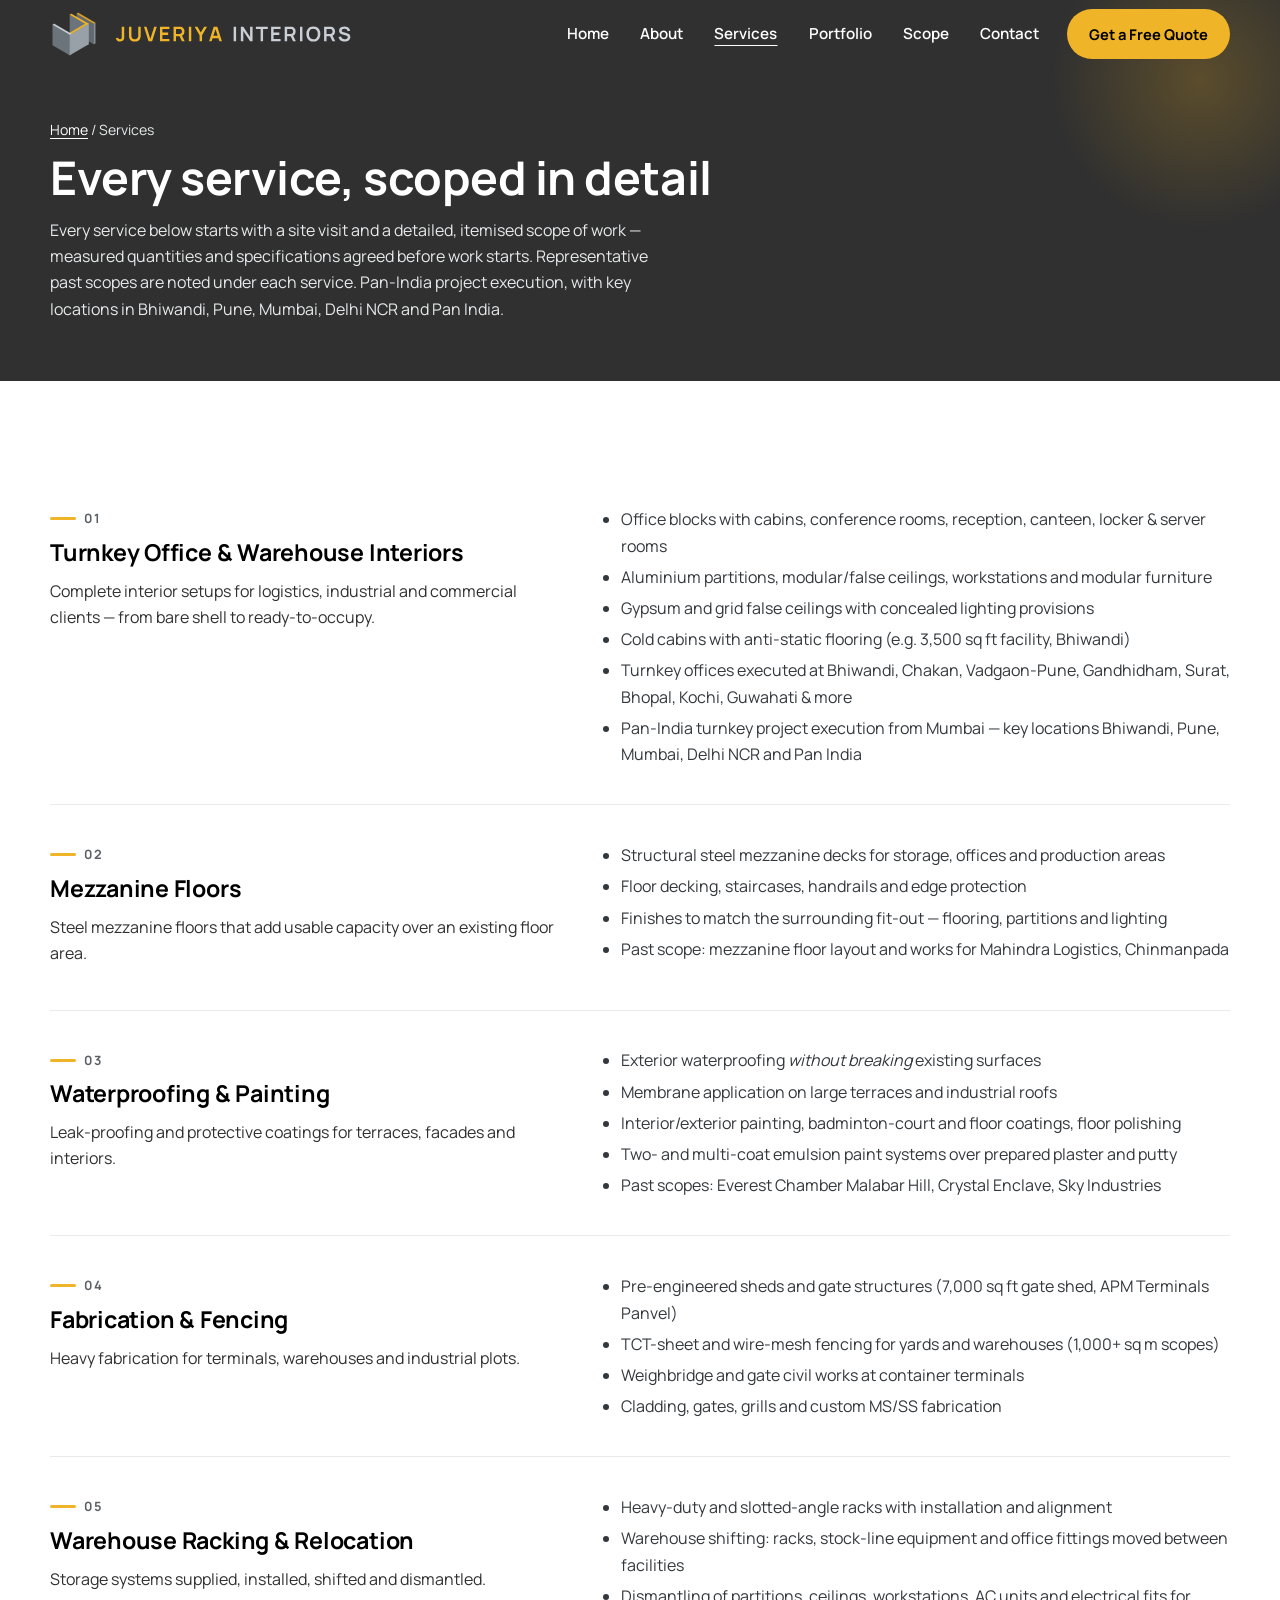
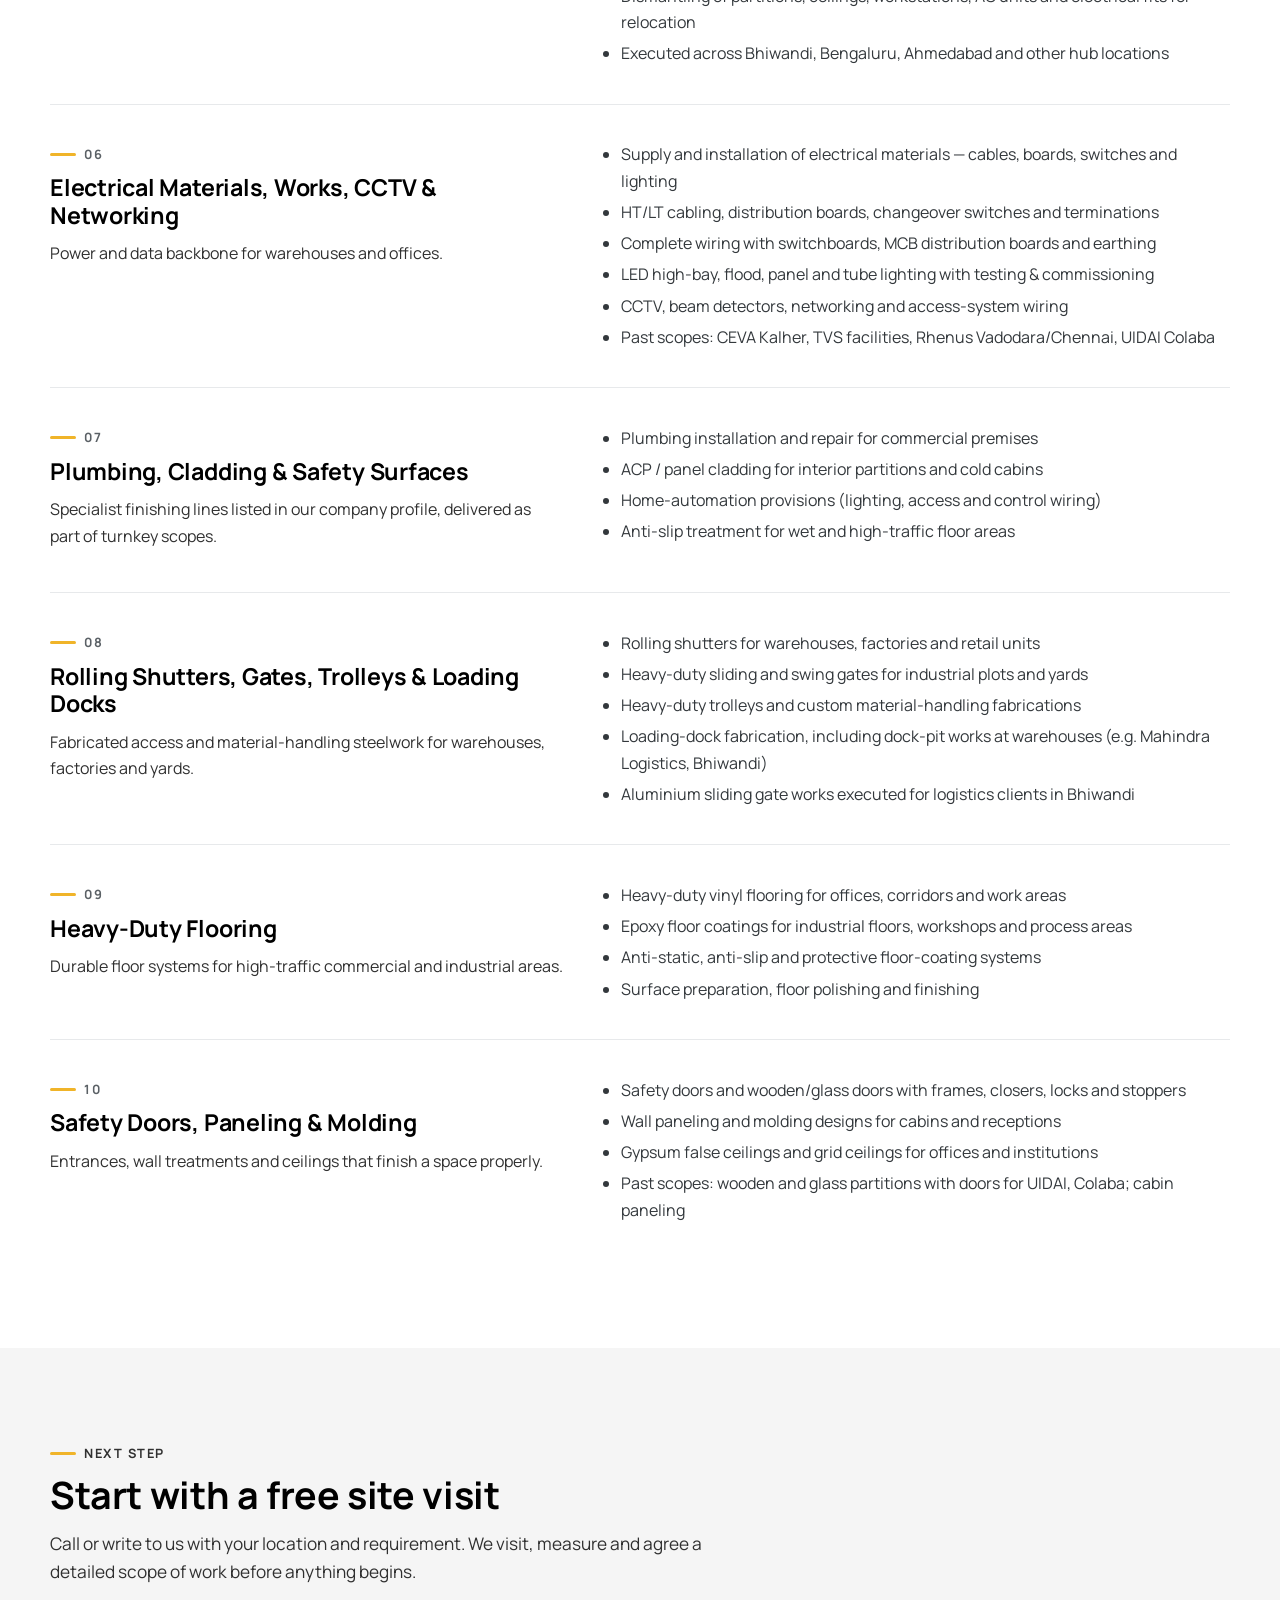
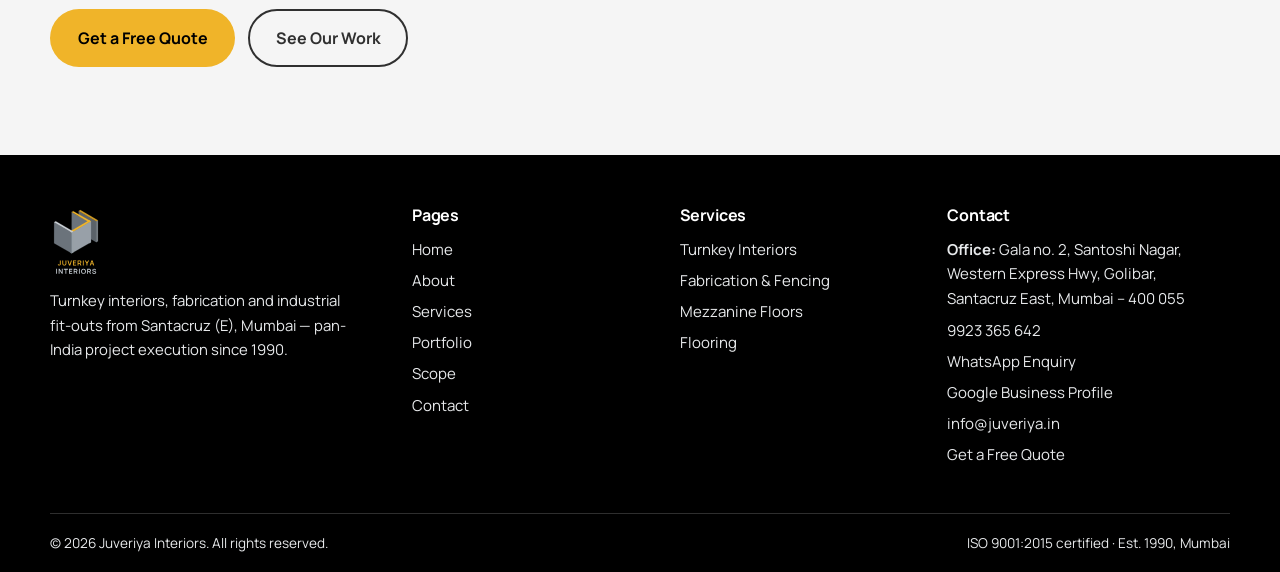
<file: services.html>
<!DOCTYPE html>
<html lang="en">
<head>
  <meta charset="UTF-8">
  <meta name="viewport" content="width=device-width, initial-scale=1.0">
  <script>document.documentElement.classList.add('js');</script>
  <title>Services | Juveriya Interiors — Turnkey Interiors, Fabrication, Flooring</title>
  <meta name="description" content="Detailed services: pan-India turnkey office & warehouse interiors, fabrication & fencing, mezzanine floors, rolling shutters, heavy-duty gates & trolleys, loading-dock fabrication, heavy-duty vinyl & epoxy flooring, racking, electrical works, plumbing & cladding.">
  <meta property="og:title" content="Services | Juveriya Interiors">
  <meta property="og:description" content="Turnkey interiors, fabrication, mezzanine floors, shutters & docks, vinyl and epoxy flooring, electrical and finishing — every job scoped in detail before work starts.">
  <meta property="og:type" content="website">
  <meta property="og:image" content="https://juveriya.in/social/og-image.png?v=20261015d">
  <meta property="og:image:width" content="1200">
  <meta property="og:image:height" content="630">
  <meta name="twitter:card" content="summary_large_image">
  <link rel="icon" href="favicons/favicon.svg?v=20261015d" type="image/svg+xml">
  <link rel="icon" href="favicons/favicon.ico?v=20261015d" sizes="48x48">
  <link rel="icon" href="favicons/favicon-32x32.png?v=20261015d" type="image/png" sizes="32x32">
  <link rel="icon" href="favicons/favicon-16x16.png?v=20261015d" type="image/png" sizes="16x16">
  <link rel="apple-touch-icon" href="favicons/apple-touch-icon.png?v=20261015d">
  <link rel="manifest" href="favicons/site.webmanifest?v=20261015d">
  <meta name="theme-color" content="#33383C">
  <link rel="preload" href="svg/logo-icon.svg?v=20261015d" as="image">
  <link rel="preload" href="svg/logo-wordmark.svg?v=20261015d" as="image">
  <link rel="preconnect" href="https://fonts.googleapis.com">
  <link rel="preconnect" href="https://fonts.gstatic.com" crossorigin>
  <link href="https://fonts.googleapis.com/css2?family=Manrope:wght@400..800&display=swap" rel="stylesheet">
  <link rel="stylesheet" href="css/styles.css?v=20261110f">
  <script type="application/ld+json">
{
  "@context": "https://schema.org",
  "@type": "GeneralContractor",
  "name": "Juveriya Interiors",
  "url": "https://juveriya.in/",
  "logo": "https://juveriya.in/svg/logo-full.svg",
  "image": "https://juveriya.in/social/og-image.png",
  "telephone": "+919923365642",
  "email": "info@juveriya.in",
  "foundingDate": "1990",
  "address": {
    "@type": "PostalAddress",
    "streetAddress": "Gala no. 2, Santoshi Nagar, Western Express Hwy, Golibar, Santacruz East",
    "addressLocality": "Mumbai",
    "addressRegion": "Maharashtra",
    "postalCode": "400055",
    "addressCountry": "IN"
  },
  "areaServed": "India",
  "sameAs": [
    "https://share.google/2F6Hk8PfobSHnmGoR"
  ]
}
  </script>
</head>
<body>
  <a class="skip-link" href="#main">Skip to main content</a>

  <header class="site-header">
    <div class="container">
      <a class="brand" href="index.html" aria-label="Juveriya Interiors — home">
        <img class="brand__logo" src="svg/logo-icon-dark.svg?v=20261015d" alt="" width="268" height="268">
        <img class="brand__wordmark" src="svg/logo-wordmark-dark.svg?v=20261015d" alt="" width="464" height="52">
      </a>
      <nav class="main-nav" aria-label="Primary">
        <button class="nav-toggle" aria-expanded="false" aria-controls="nav-list" aria-label="Open menu"><span></span><span></span><span></span></button>
        <ul class="nav__list" id="nav-list">
          <li><a href="index.html">Home</a></li>
          <li><a href="about.html">About</a></li>
          <li><a href="services.html" aria-current="page">Services</a></li>
          <li><a href="portfolio.html">Portfolio</a></li>
          <li><a href="scope.html">Scope</a></li>
          <li><a href="contact.html">Contact</a></li>
        </ul>
        <a class="btn btn--primary nav__cta" href="contact.html">Get a Free Quote</a>
      </nav>
    </div>
  </header>
  <div class="nav-scrim" aria-hidden="true"></div>

  <main id="main">
    <section class="page-hero" aria-labelledby="page-title">
      <div class="container">
        <p class="breadcrumb"><a href="index.html">Home</a> / Services</p>
        <h1 id="page-title">Every service, scoped in detail</h1>
        <p>Every service below starts with a site visit and a detailed, itemised scope of work — measured quantities and specifications agreed before work starts. Representative past scopes are noted under each service. Pan-India project execution, with key locations in Bhiwandi, Pune, Mumbai, Delhi NCR and Pan India.</p>
      </div>
    </section>

    <section class="section" aria-label="Service details">
      <div class="container">

        <div class="service-block reveal" id="turnkey">
          <div>
            <span class="eyebrow">01</span>
            <h2>Turnkey Office &amp; Warehouse Interiors</h2>
            <p>Complete interior setups for logistics, industrial and commercial clients — from bare shell to ready-to-occupy.</p>
          </div>
          <div>
            <ul>
              <li>Office blocks with cabins, conference rooms, reception, canteen, locker &amp; server rooms</li>
              <li>Aluminium partitions, modular/false ceilings, workstations and modular furniture</li>
              <li>Gypsum and grid false ceilings with concealed lighting provisions</li>
              <li>Cold cabins with anti-static flooring (e.g. 3,500 sq ft facility, Bhiwandi)</li>
              <li>Turnkey offices executed at Bhiwandi, Chakan, Vadgaon-Pune, Gandhidham, Surat, Bhopal, Kochi, Guwahati &amp; more</li>
              <li>Pan-India turnkey project execution from Mumbai — key locations Bhiwandi, Pune, Mumbai, Delhi NCR and Pan India</li>
            </ul>
          </div>
        </div>

        <div class="service-block reveal" id="mezzanine">
          <div>
            <span class="eyebrow">02</span>
            <h2>Mezzanine Floors</h2>
            <p>Steel mezzanine floors that add usable capacity over an existing floor area.</p>
          </div>
          <div>
            <ul>
              <li>Structural steel mezzanine decks for storage, offices and production areas</li>
              <li>Floor decking, staircases, handrails and edge protection</li>
              <li>Finishes to match the surrounding fit-out — flooring, partitions and lighting</li>
              <li>Past scope: mezzanine floor layout and works for Mahindra Logistics, Chinmanpada</li>
            </ul>
          </div>
        </div>

        <div class="service-block reveal" id="waterproofing">
          <div>
            <span class="eyebrow">03</span>
            <h2>Waterproofing &amp; Painting</h2>
            <p>Leak-proofing and protective coatings for terraces, facades and interiors.</p>
          </div>
          <div>
            <ul>
              <li>Exterior waterproofing <em>without breaking</em> existing surfaces</li>
              <li>Membrane application on large terraces and industrial roofs</li>
              <li>Interior/exterior painting, badminton-court and floor coatings, floor polishing</li>
              <li>Two- and multi-coat emulsion paint systems over prepared plaster and putty</li>
              <li>Past scopes: Everest Chamber Malabar Hill, Crystal Enclave, Sky Industries</li>
            </ul>
          </div>
        </div>

        <div class="service-block reveal" id="fabrication">
          <div>
            <span class="eyebrow">04</span>
            <h2>Fabrication &amp; Fencing</h2>
            <p>Heavy fabrication for terminals, warehouses and industrial plots.</p>
          </div>
          <div>
            <ul>
              <li>Pre-engineered sheds and gate structures (7,000 sq ft gate shed, APM Terminals Panvel)</li>
              <li>TCT-sheet and wire-mesh fencing for yards and warehouses (1,000+ sq m scopes)</li>
              <li>Weighbridge and gate civil works at container terminals</li>
              <li>Cladding, gates, grills and custom MS/SS fabrication</li>
            </ul>
          </div>
        </div>

        <div class="service-block reveal" id="racking">
          <div>
            <span class="eyebrow">05</span>
            <h2>Warehouse Racking &amp; Relocation</h2>
            <p>Storage systems supplied, installed, shifted and dismantled.</p>
          </div>
          <div>
            <ul>
              <li>Heavy-duty and slotted-angle racks with installation and alignment</li>
              <li>Warehouse shifting: racks, stock-line equipment and office fittings moved between facilities</li>
              <li>Dismantling of partitions, ceilings, workstations, AC units and electrical fits for relocation</li>
              <li>Executed across Bhiwandi, Bengaluru, Ahmedabad and other hub locations</li>
            </ul>
          </div>
        </div>

        <div class="service-block reveal" id="electrical">
          <div>
            <span class="eyebrow">06</span>
            <h2>Electrical Materials, Works, CCTV &amp; Networking</h2>
            <p>Power and data backbone for warehouses and offices.</p>
          </div>
          <div>
            <ul>
              <li>Supply and installation of electrical materials — cables, boards, switches and lighting</li>
              <li>HT/LT cabling, distribution boards, changeover switches and terminations</li>
              <li>Complete wiring with switchboards, MCB distribution boards and earthing</li>
              <li>LED high-bay, flood, panel and tube lighting with testing &amp; commissioning</li>
              <li>CCTV, beam detectors, networking and access-system wiring</li>
              <li>Past scopes: CEVA Kalher, TVS facilities, Rhenus Vadodara/Chennai, UIDAI Colaba</li>
            </ul>
          </div>
        </div>

        <div class="service-block reveal" id="finishing">
          <div>
            <span class="eyebrow">07</span>
            <h2>Plumbing, Cladding &amp; Safety Surfaces</h2>
            <p>Specialist finishing lines listed in our company profile, delivered as part of turnkey scopes.</p>
          </div>
          <div>
            <ul>
              <li>Plumbing installation and repair for commercial premises</li>
              <li>ACP / panel cladding for interior partitions and cold cabins</li>
              <li>Home-automation provisions (lighting, access and control wiring)</li>
              <li>Anti-slip treatment for wet and high-traffic floor areas</li>
            </ul>
          </div>
        </div>

        <div class="service-block reveal" id="shutters-gates">
          <div>
            <span class="eyebrow">08</span>
            <h2>Rolling Shutters, Gates, Trolleys &amp; Loading Docks</h2>
            <p>Fabricated access and material-handling steelwork for warehouses, factories and yards.</p>
          </div>
          <div>
            <ul>
              <li>Rolling shutters for warehouses, factories and retail units</li>
              <li>Heavy-duty sliding and swing gates for industrial plots and yards</li>
              <li>Heavy-duty trolleys and custom material-handling fabrications</li>
              <li>Loading-dock fabrication, including dock-pit works at warehouses (e.g. Mahindra Logistics, Bhiwandi)</li>
              <li>Aluminium sliding gate works executed for logistics clients in Bhiwandi</li>
            </ul>
          </div>
        </div>

        <div class="service-block reveal" id="flooring">
          <div>
            <span class="eyebrow">09</span>
            <h2>Heavy-Duty Flooring</h2>
            <p>Durable floor systems for high-traffic commercial and industrial areas.</p>
          </div>
          <div>
            <ul>
              <li>Heavy-duty vinyl flooring for offices, corridors and work areas</li>
              <li>Epoxy floor coatings for industrial floors, workshops and process areas</li>
              <li>Anti-static, anti-slip and protective floor-coating systems</li>
              <li>Surface preparation, floor polishing and finishing</li>
            </ul>
          </div>
        </div>

        <div class="service-block reveal" id="doors-paneling">
          <div>
            <span class="eyebrow">10</span>
            <h2>Safety Doors, Paneling &amp; Molding</h2>
            <p>Entrances, wall treatments and ceilings that finish a space properly.</p>
          </div>
          <div>
            <ul>
              <li>Safety doors and wooden/glass doors with frames, closers, locks and stoppers</li>
              <li>Wall paneling and molding designs for cabins and receptions</li>
              <li>Gypsum false ceilings and grid ceilings for offices and institutions</li>
              <li>Past scopes: wooden and glass partitions with doors for UIDAI, Colaba; cabin paneling</li>
            </ul>
          </div>
        </div>

      </div>
    </section>

    <section class="section section--soft" aria-labelledby="visit-heading">
      <div class="container">
        <div class="reveal">
          <span class="eyebrow">Next step</span>
          <h2 id="visit-heading">Start with a free site visit</h2>
          <p class="lead">Call or write to us with your location and requirement. We visit, measure and agree a detailed scope of work before anything begins.</p>
          <div style="margin-top:1.4rem; display:flex; flex-wrap:wrap; gap:0.8rem">
            <a class="btn btn--primary" href="contact.html">Get a Free Quote</a>
            <a class="btn btn--outline" href="portfolio.html">See Our Work</a>
          </div>
        </div>
      </div>
    </section>
  </main>

  <footer class="site-footer">
    <div class="container">
      <div class="footer-grid">
        <div class="footer-brand">
          <a class="brand" href="index.html" aria-label="Juveriya Interiors — home">
            <img class="brand__logo" src="svg/logo-full-dark.svg?v=20261015d" alt="" width="248" height="352" loading="lazy">
          </a>
          <p>Turnkey interiors, fabrication and industrial fit-outs from Santacruz (E), Mumbai — pan-India project execution since 1990.</p>
        </div>
        <nav aria-label="Footer">
          <h3>Pages</h3>
          <ul>
            <li><a href="index.html">Home</a></li>
            <li><a href="about.html">About</a></li>
            <li><a href="services.html">Services</a></li>
            <li><a href="portfolio.html">Portfolio</a></li>
            <li><a href="scope.html">Scope</a></li>
            <li><a href="contact.html">Contact</a></li>
          </ul>
        </nav>
        <nav aria-label="Services footer">
          <h3>Services</h3>
          <ul>
            <li><a href="services.html#turnkey">Turnkey Interiors</a></li>
            <li><a href="services.html#fabrication">Fabrication &amp; Fencing</a></li>
            <li><a href="services.html#mezzanine">Mezzanine Floors</a></li>
            <li><a href="services.html#flooring">Flooring</a></li>
          </ul>
        </nav>
        <div>
          <h3>Contact</h3>
          <ul>
            <li><strong>Office:</strong> Gala no. 2, Santoshi Nagar, Western Express Hwy, Golibar, Santacruz East, Mumbai – 400 055</li>
            <li><a href="tel:+919923365642">9923 365 642</a></li>
            <li><a href="https://wa.me/919923365642" target="_blank" rel="noopener">WhatsApp Enquiry</a></li>
            <li><a href="https://share.google/2F6Hk8PfobSHnmGoR" target="_blank" rel="noopener">Google Business Profile</a></li>
            <li><a href="mailto:info@juveriya.in">info@juveriya.in</a></li>
            <li><a href="contact.html">Get a Free Quote</a></li>
          </ul>
        </div>
      </div>
      <div class="footer-bottom">
        <p>© <span data-year>2026</span> Juveriya Interiors. All rights reserved.</p>
        <p>ISO 9001:2015 certified · Est. 1990, Mumbai</p>
      </div>
    </div>
  </footer>

  <script src="js/main.js?v=20261110f" defer></script>
</body>
</html>
</file>
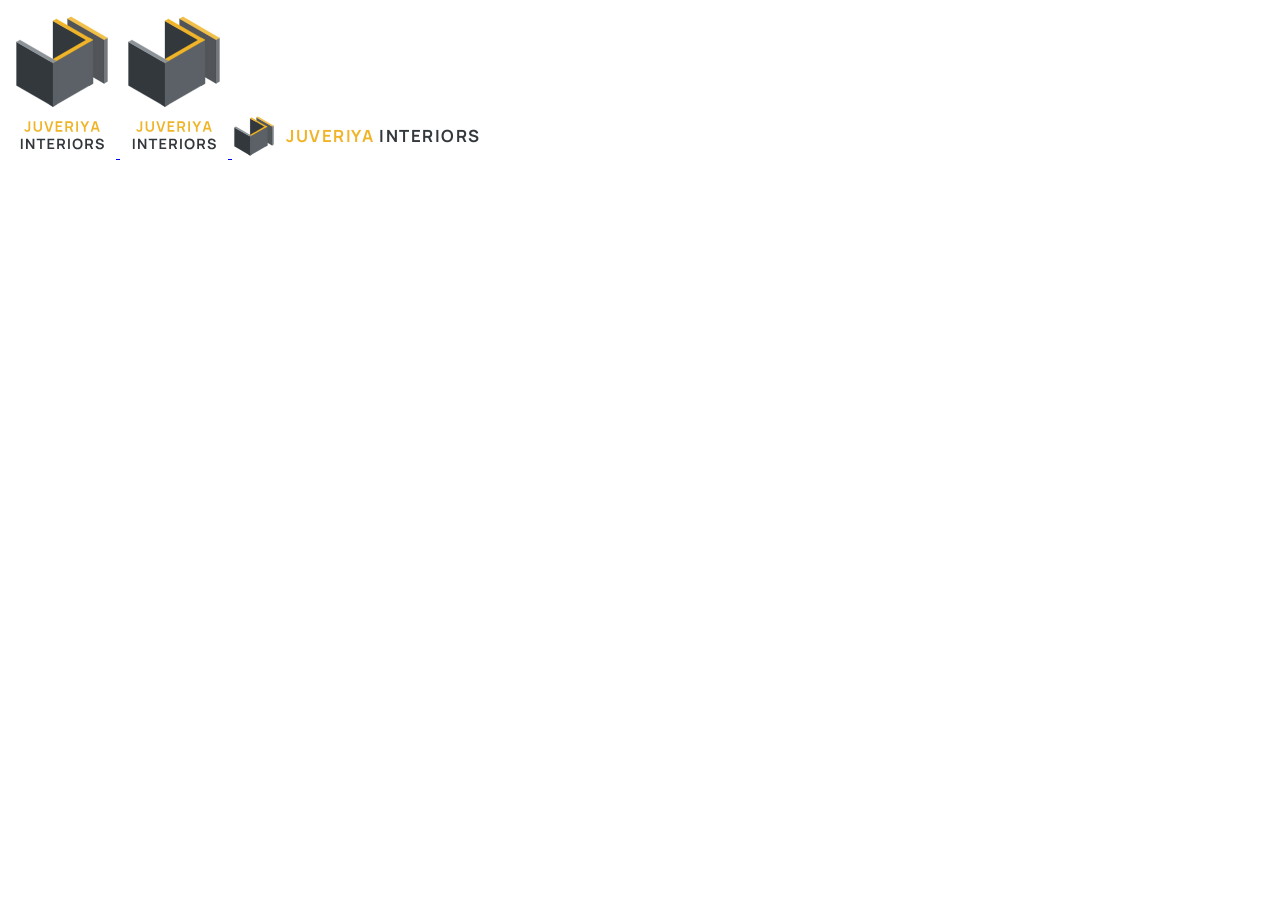
<file: assets/juveriya-brand-kit2.0/head-snippet.html>
<!--
  JUVERIYA INTERIORS · HEAD + HEADER SNIPPET
  ------------------------------------------------------------------
  PART 1  goes inside <head> ... </head>   (favicons, share image, font)
  PART 2  goes where your site header is   (pick ONE of options A / B / C)

  Before you paste:
   • Copy the svg/, png/, favicons/ and social/ folders to your site's
     root, so the files live at /svg/..., /favicons/..., /social/...
     (If you keep them somewhere else, change the paths below.)
   • Replace  https://www.YOUR-DOMAIN.com  and the description text.
     Share-preview (Open Graph) tags need the full web address.
-->


<!-- ================= PART 1 · paste inside <head> ================= -->

<meta charset="utf-8">
<meta name="viewport" content="width=device-width, initial-scale=1">
<title>Juveriya Interiors</title>
<meta name="description" content="YOUR SHORT DESCRIPTION (about 150 characters)">

<!-- Favicons -->
<link rel="icon" href="/favicons/favicon.svg" type="image/svg+xml">
<link rel="icon" href="/favicons/favicon-32x32.png" type="image/png" sizes="32x32">
<link rel="icon" href="/favicons/favicon-16x16.png" type="image/png" sizes="16x16">
<link rel="icon" href="/favicons/favicon.ico" sizes="48x48">
<link rel="apple-touch-icon" href="/favicons/apple-touch-icon.png">
<link rel="manifest" href="/favicons/site.webmanifest">
<meta name="theme-color" content="#33383C">

<!-- Share preview: WhatsApp, Facebook, LinkedIn, X -->
<meta property="og:type" content="website">
<meta property="og:site_name" content="Juveriya Interiors">
<meta property="og:title" content="Juveriya Interiors">
<meta property="og:description" content="YOUR SHORT DESCRIPTION">
<meta property="og:url" content="https://www.YOUR-DOMAIN.com/">
<meta property="og:image" content="https://www.YOUR-DOMAIN.com/social/og-image.png">
<meta property="og:image:width" content="1200">
<meta property="og:image:height" content="630">
<meta property="og:image:alt" content="Juveriya Interiors logo">
<meta name="twitter:card" content="summary_large_image">
<meta name="twitter:title" content="Juveriya Interiors">
<meta name="twitter:description" content="YOUR SHORT DESCRIPTION">
<meta name="twitter:image" content="https://www.YOUR-DOMAIN.com/social/og-image.png">

<!-- Manrope: only needed for OPTION C below (the logo files themselves need no font) -->
<link rel="preconnect" href="https://fonts.googleapis.com">
<link rel="preconnect" href="https://fonts.gstatic.com" crossorigin>
<link href="https://fonts.googleapis.com/css2?family=Manrope:wght@700&display=swap" rel="stylesheet">


<!-- ================= PART 2 · header (choose ONE option) ================= -->

<!-- OPTION A · Full logo (stacked). Best for a centred header, hero or footer. -->
<a href="/" aria-label="Juveriya Interiors – home">
  <img src="/svg/logo-full.svg" alt="Juveriya Interiors" width="108" height="150">
</a>


<!-- OPTION B · Full logo that switches to the dark logo in dark mode -->
<a href="/" aria-label="Juveriya Interiors – home">
  <picture>
    <source srcset="/svg/logo-full-dark.svg" media="(prefers-color-scheme: dark)">
    <img src="/svg/logo-full.svg" alt="Juveriya Interiors" width="108" height="150">
  </picture>
</a>
<!-- Same idea for the one-line wordmark: swap in logo-wordmark.svg / logo-wordmark-dark.svg
     and use width="260" height="29".
     Site with its own dark-mode switch (a "dark" class on <html>)? See README → "Dark mode". -->


<!-- OPTION C · Compact header: icon + the name as live text (best for navigation bars) -->
<a class="jv-brand" href="/" aria-label="Juveriya Interiors – home">
  <picture>
    <source srcset="/svg/logo-icon-dark.svg" media="(prefers-color-scheme: dark)">
    <img src="/svg/logo-icon.svg" alt="" width="44" height="44">
  </picture>
  <span class="jv-brand__name"><span class="jv-brand__gold">JUVERIYA</span> <span class="jv-brand__grey">INTERIORS</span></span>
</a>
<style>
  .jv-brand{display:inline-flex;align-items:center;gap:.65rem;text-decoration:none}
  .jv-brand__name{font-family:"Manrope",system-ui,-apple-system,"Segoe UI",sans-serif;font-weight:700;
    font-size:1.05rem;line-height:1;letter-spacing:.09em;white-space:nowrap}
  .jv-brand__gold{color:#F0B429}
  .jv-brand__grey{color:#33383C}
  @media (prefers-color-scheme:dark){.jv-brand__grey{color:#C9CFD5}}
</style>
</file>
<file: css/styles.css>
/* ============================================================
   Juveriya Interiors — styles.css
   Brand tokens (re-theme here): colours, fonts, spacing.
   Mobile-first. Breakpoints: 720px (tablet), 1080px (desktop).
   ============================================================ */
:root {
  /* ---- Brand: Juveriya Interiors website brand kit, v2 (client-supplied;
     graphite #33383C / secondary graphite #5B6166 / gold #F0B429 /
     light neutral #F5F5F5; dark-mode lights #E7E9EB / #AEB4B9) ---- */
  --brand-gold: #F0B429;            /* golden yellow: primary actions, accents */
  --brand-graphite: #33383C;        /* graphite: secondary text */
  --brand-graphite-light: #5B6166;  /* secondary graphite: detail use */
  --brand-bg: #F5F5F5;              /* light background surface */
  --brand-graphite-on-dark: #E7E9EB;      /* secondary text on dark surfaces */
  --brand-graphite-light-on-dark: #AEB4B9;/* detail use on dark surfaces */

  /* Neutrals kept for photographic overlays, deepest stages and focus rings */
  --black: #000000;
  --graphite-900: #303030;   /* dark stage: footer, hero, banners, secondary controls */
  --graphite-600: #5B6166;   /* = secondary graphite */
  --white: #FFFFFF;

  /* Semantic aliases */
  --ink: var(--graphite-900);      /* body text */
  --muted: var(--brand-graphite);  /* secondary text */
  --line: var(--brand-graphite-on-dark); /* hairline borders on light surfaces */
  --bg: var(--white);
  --bg-soft: var(--brand-bg);      /* secondary section surface */
  --bg-dark: var(--black);         /* strong section surface */
  --accent: var(--brand-gold);     /* primary actions & accents */
  --on-dark: var(--brand-graphite-on-dark); /* secondary text on dark surfaces */

  /* Type */
  --font-head: "Manrope", "Segoe UI", system-ui, -apple-system, sans-serif;
  --font-body: "Manrope", "Segoe UI", system-ui, -apple-system, sans-serif;
  --fs-hero: clamp(2rem, 5.2vw + 1rem, 3.6rem);
  --fs-h2: clamp(1.55rem, 2.6vw + 1rem, 2.35rem);
  --fs-h3: 1.18rem;
  --lh: 1.65;

  /* Spacing & shape */
  --space-section: clamp(3.2rem, 7vw, 5.5rem);
  --container: 1180px;
  --radius: 12px;
  --radius-sm: 8px;
  --shadow: 0 10px 30px rgba(0, 0, 0, 0.16);
  --shadow-sm: 0 4px 14px rgba(0, 0, 0, 0.12);
  --header-h: 68px;
}

/* Reset-ish */
*, *::before, *::after { box-sizing: border-box; }
* { margin: 0; }
html { scroll-behavior: smooth; scroll-padding-top: calc(var(--header-h) + 12px); }
body {
  font-family: var(--font-body);
  color: var(--ink);
  background: var(--bg);
  line-height: var(--lh);
  font-size: 1rem;
  -webkit-font-smoothing: antialiased;
}
img { max-width: 100%; height: auto; display: block; }
a { color: var(--graphite-600); }
a:hover { color: var(--black); }
h1, h2, h3, h4 { font-family: var(--font-head); line-height: 1.18; color: var(--black); letter-spacing: -0.01em; }
p { margin-block: 0.7em; }
ul { padding-left: 1.15rem; }
li { margin-block: 0.3em; }

/* Accessibility helpers */
.skip-link {
  position: absolute; left: 1rem; top: -4rem; z-index: 200;
  background: var(--black); color: #fff; padding: 0.6rem 1rem;
  border-radius: 0 0 var(--radius-sm) var(--radius-sm); text-decoration: none;
  transition: top 0.2s ease;
}
.skip-link:focus { top: 0; }
:focus-visible { outline: 3px solid var(--black); outline-offset: 2px; border-radius: 4px; }
/* Focus must stay visible on dark surfaces (hero, page headers, dark sections,
   CTA banner, footer, lightbox, mobile drawer) */
.hero :focus-visible, .page-hero :focus-visible, .section--dark :focus-visible,
.cta-banner :focus-visible, .site-footer :focus-visible, .lightbox :focus-visible {
  outline-color: var(--white);
}
@media (max-width: 860px) {
  .main-nav .nav__list a:focus-visible { outline-color: var(--white); }
}

.container { width: min(100% - 2.5rem, var(--container)); margin-inline: auto; }
.section { padding-block: var(--space-section); }
.section--soft { background: var(--bg-soft); }
.section--soft .lead, .section--soft .eyebrow { color: var(--graphite-900); }
.section--dark { background: var(--bg-dark); color: var(--on-dark); }
.section--dark h2, .section--dark h3 { color: #fff; }

.eyebrow {
  display: inline-flex; align-items: center; gap: 0.5rem;
  font-size: 0.8rem; font-weight: 700; letter-spacing: 0.12em; text-transform: uppercase;
  color: var(--graphite-600); margin-bottom: 0.6rem;
}
.eyebrow::before { content: ""; width: 26px; height: 3px; background: var(--brand-gold); border-radius: 2px; }
.section h2 { font-size: var(--fs-h2); margin-bottom: 0.4rem; }
.lead { font-size: 1.08rem; color: var(--muted); max-width: 62ch; }
.section--dark .lead { color: var(--on-dark); }

/* Buttons */
.btn {
  display: inline-flex; align-items: center; justify-content: center; gap: 0.5rem;
  font-family: var(--font-head); font-weight: 700; font-size: 1rem;
  padding: 0.85rem 1.6rem; border-radius: 999px; text-decoration: none;
  border: 2px solid transparent; cursor: pointer;
  transition: transform 0.15s ease, background 0.2s ease, color 0.2s ease, border-color 0.2s ease;
}
.btn:hover { transform: translateY(-2px); }
.btn--primary { background: var(--brand-gold); color: #000; }
.btn--primary:hover { background: var(--graphite-600); color: #fff; }
.btn--dark { background: var(--graphite-900); color: #fff; }
.btn--dark:hover { background: var(--black); }
.btn--ghost { border-color: rgba(255, 255, 255, 0.65); color: #fff; }
.btn--ghost:hover { background: rgba(255, 255, 255, 0.12); }
.btn--outline { border-color: var(--graphite-900); color: var(--graphite-900); background: transparent; }
.btn--outline:hover { background: var(--graphite-900); color: #fff; }

/* ============ Header ============ */
.site-header {
  position: fixed; inset: 0 0 auto 0; z-index: 100; height: var(--header-h);
  display: flex; align-items: center;
  background: transparent; transition: background 0.25s ease, box-shadow 0.25s ease;
}
.site-header .container { display: flex; align-items: center; justify-content: space-between; gap: 1rem; }
.site-header.is-solid { background: rgba(255, 255, 255, 0.97); box-shadow: 0 2px 16px rgba(0, 0, 0, 0.16); backdrop-filter: blur(6px); }
.brand { display: flex; align-items: center; gap: 0.65rem; text-decoration: none; }
/* Juveriya logo kit: mark in the header (JS swaps light/dark with the
   header state), full dark lockup in the footer. Brand colours as supplied. */
.brand__logo { display: block; height: 48px; width: auto; }
/* Single-line lockup (6.3:1): fluid height so the ~177px desktop wordmark
   shrinks to fit beside the hamburger on small screens. */
.brand__wordmark { display: block; height: clamp(16px, 5vw, 28px); width: auto; }
.footer-brand .brand__logo { height: 72px; }

.main-nav { display: flex; align-items: center; gap: 0.4rem; }
.nav__list { display: flex; gap: 0.25rem; list-style: none; margin: 0; padding: 0; }
.nav__list a {
  display: block; padding: 0.55rem 0.85rem; border-radius: 8px;
  text-decoration: none; font-weight: 600; font-size: 0.95rem; color: #fff;
  transition: background 0.2s, color 0.2s;
}
.nav__list a:hover { background: rgba(255, 255, 255, 0.14); }
.nav__list a[aria-current="page"] { color: #fff; text-decoration: underline; text-underline-offset: 6px; }
.site-header.is-solid .nav__list a { color: var(--graphite-900); }
.site-header.is-solid .nav__list a:hover { background: var(--bg-soft); color: var(--black); }
.site-header.is-solid .nav__list a[aria-current="page"] { color: var(--black); }
.nav__cta { margin-left: 0.5rem; padding: 0.65rem 1.25rem; font-size: 0.92rem; }
.nav-toggle {
  display: none; background: none; border: 0; cursor: pointer; padding: 0.6rem;
  border-radius: 8px;
}
.nav-toggle span { display: block; width: 26px; height: 3px; border-radius: 2px; background: #fff; margin: 5px 0; transition: transform 0.25s, opacity 0.2s; }
.site-header.is-solid .nav-toggle span { background: var(--black); }

/* ============ Hero ============ */
.hero { position: relative; color: #fff; overflow: clip; background: var(--black); }
.hero__bg { position: absolute; inset: 0; }
.hero__bg img { position: absolute; inset: 0; width: 100%; height: 100%; object-fit: cover; opacity: 0; transition: opacity 1.1s ease; }
.hero__bg img.is-active { opacity: 1; }
@media (prefers-reduced-motion: reduce) {
  .hero__bg img { transition: none; }
}
.hero__bg::after {
  content: ""; position: absolute; inset: 0;
  background: linear-gradient(100deg, rgba(0, 0, 0, 0.92) 20%, rgba(0, 0, 0, 0.66) 55%, rgba(0, 0, 0, 0.4) 100%);
}
.hero__inner { position: relative; z-index: 1; padding-block: calc(var(--header-h) + 3.5rem) 4.5rem; max-width: 720px; }
.hero h1 { color: #fff; font-size: var(--fs-hero); font-weight: 800; margin-bottom: 1rem; }
.hero h1 .accent { color: var(--brand-gold); }
.hero p { font-size: 1.12rem; color: var(--on-dark); max-width: 58ch; }
.hero__ctas { display: flex; flex-wrap: wrap; gap: 0.8rem; margin-top: 1.6rem; }
.hero__meta { display: flex; flex-wrap: wrap; gap: 0.5rem 1.4rem; margin-top: 1.8rem; padding: 0; list-style: none; font-size: 0.92rem; color: var(--on-dark); }
.hero__meta li { display: inline-flex; align-items: center; gap: 0.45rem; }
.hero__meta img, .hero__meta svg { box-sizing: border-box; width: 28px; height: 28px; flex: none; background: #fff; border-radius: 50%; padding: 5px; box-shadow: 0 2px 8px rgba(0, 0, 0, 0.35); }
.hero__meta svg { color: var(--graphite-900); }

.page-hero { background: var(--graphite-900); color: #fff; padding-block: calc(var(--header-h) + 2.5rem) 3rem; position: relative; overflow: clip; }
.page-hero::after { content: ""; position: absolute; right: -70px; top: -70px; width: 300px; height: 300px; border-radius: 50%; background: radial-gradient(circle, rgba(244, 179, 31, 0.22), transparent 70%); }
.page-hero h1 { color: #fff; font-size: clamp(1.9rem, 4vw + 1rem, 2.9rem); }
.page-hero p { color: var(--on-dark); max-width: 62ch; }
.breadcrumb { font-size: 0.88rem; color: var(--on-dark); margin-bottom: 0.6rem; }
.breadcrumb a { color: #fff; text-decoration: underline; text-underline-offset: 3px; }

/* ============ Cards & grids ============ */
.grid { display: grid; gap: 1.4rem; }
.grid--2 { grid-template-columns: 1fr; }
.grid--3 { grid-template-columns: 1fr; }
.grid--4 { grid-template-columns: 1fr; }

.card {
  background: #fff; border: 1px solid var(--line); border-radius: var(--radius);
  padding: 1.7rem 1.5rem; box-shadow: var(--shadow-sm);
  transition: transform 0.2s ease, box-shadow 0.2s ease;
  display: flex; flex-direction: column; gap: 0.55rem;
}
.card:hover { transform: translateY(-5px); box-shadow: var(--shadow); }
.card h3 { font-size: var(--fs-h3); }
.card p { color: var(--muted); font-size: 0.97rem; margin: 0; }
.card__icon {
  width: 52px; height: 52px; border-radius: 14px; display: grid; place-items: center;
  background: var(--brand-gold); color: #000; margin-bottom: 0.4rem;
}
.card__icon svg { width: 27px; height: 27px; }
.card__link { margin-top: auto; padding-top: 0.6rem; font-weight: 700; font-size: 0.95rem; color: var(--graphite-600); text-decoration: none; display: inline-flex; align-items: center; gap: 0.35rem; }
.card__link:hover { color: var(--black); text-decoration: underline; }

/* Project cards */
.project-card {
  position: relative; border-radius: var(--radius); overflow: clip;
  background: var(--black); box-shadow: var(--shadow-sm); text-decoration: none;
  display: block; transition: transform 0.2s ease, box-shadow 0.2s ease;
}
.project-card:hover { transform: translateY(-5px); box-shadow: var(--shadow); }
.project-card img { width: 100%; height: 250px; object-fit: cover; transition: transform 0.45s ease; }
.project-card:hover img { transform: scale(1.06); }
.project-card__body { position: absolute; inset: auto 0 0 0; padding: 2.6rem 1.1rem 1rem; color: #fff;
  background: linear-gradient(transparent, rgba(0, 0, 0, 0.92)); }
.tag {
  display: inline-block; font-size: 0.72rem; font-weight: 700; letter-spacing: 0.08em; text-transform: uppercase;
  background: var(--brand-gold); color: #000; border-radius: 999px; padding: 0.22rem 0.7rem; margin-bottom: 0.45rem;
}
.project-card h3 { color: #fff; font-size: 1.08rem; }
.project-card p { font-size: 0.88rem; color: var(--on-dark); margin: 0.15rem 0 0; }

/* Stats */
.stats { display: grid; grid-template-columns: repeat(2, 1fr); gap: 1.2rem; margin-top: 2rem; }
.stat { background: rgba(255, 255, 255, 0.06); border: 1px solid rgba(255, 255, 255, 0.14); border-radius: var(--radius); padding: 1.4rem 1.2rem; }
.stat__num { font-family: var(--font-head); font-weight: 800; font-size: 1.9rem; color: var(--brand-gold); line-height: 1.1; }
.stat__label { font-size: 0.92rem; color: var(--on-dark); }

/* Process steps */
.steps { counter-reset: step; display: grid; gap: 1.1rem; margin-top: 1.8rem; }
.step { position: relative; background: #fff; border: 1px solid var(--line); border-left: 5px solid var(--brand-gold);
  border-radius: var(--radius-sm); padding: 1.15rem 1.25rem 1.15rem 4.2rem; box-shadow: var(--shadow-sm); }
.step::before {
  counter-increment: step; content: counter(step);
  position: absolute; left: 1.1rem; top: 1rem;
  width: 2.1rem; height: 2.1rem; border-radius: 50%;
  background: var(--brand-gold); color: #000; font-family: var(--font-head); font-weight: 800;
  display: grid; place-items: center; font-size: 1rem;
}
.step h3 { font-size: 1.02rem; margin-bottom: 0.2rem; }
.step p { margin: 0; font-size: 0.94rem; color: var(--muted); }

/* Client chips */
.chips { display: flex; flex-wrap: wrap; gap: 0.6rem; list-style: none; padding: 0; margin-top: 1.4rem; }
.chips li { background: #fff; border: 1px solid var(--line); border-radius: 999px; padding: 0.5rem 1.1rem; font-weight: 600; font-size: 0.9rem; color: var(--graphite-900); box-shadow: var(--shadow-sm); }

/* CTA banner */
.cta-banner { background: linear-gradient(115deg, var(--black), var(--graphite-900)); color: #fff; border-radius: 18px; padding: clamp(2rem, 5vw, 3.4rem); display: grid; gap: 1.2rem; align-items: center; position: relative; overflow: clip; }
.cta-banner::before { content: ""; position: absolute; left: -60px; bottom: -90px; width: 260px; height: 260px; border-radius: 50%; background: radial-gradient(circle, rgba(244, 179, 31, 0.2), transparent 70%); }
.cta-banner h2 { color: #fff; }
.cta-banner p { color: var(--on-dark); max-width: 52ch; }
.cta-banner__actions { display: flex; flex-wrap: wrap; gap: 0.8rem; }

/* ============ Services carousel (OwlCarousel2) ============ */
.services-carousel { margin-top: 1.8rem; }
.svc-card {
  background: #fff; border: 1px solid var(--line); border-radius: var(--radius);
  padding: 1.6rem 1.4rem; box-shadow: var(--shadow-sm);
  display: flex; flex-direction: column; gap: 0.5rem; height: 100%;
  transition: transform 0.2s ease, box-shadow 0.2s ease;
}
.svc-card:hover { transform: translateY(-5px); box-shadow: var(--shadow); }
.svc-card h3 { font-size: 1.05rem; }
.svc-card p { color: var(--muted); font-size: 0.93rem; margin: 0; flex: none; }
/* Fallback when Owl JS/CDN is unavailable: plain responsive grid */
.services-carousel.owl-carousel:not(.owl-loaded) { display: grid; gap: 1.4rem; }
@media (min-width: 720px) {
  .services-carousel.owl-carousel:not(.owl-loaded) { grid-template-columns: repeat(2, 1fr); }
}
@media (min-width: 1100px) {
  .services-carousel.owl-carousel:not(.owl-loaded) { grid-template-columns: repeat(3, 1fr); }
}
@media (min-width: 1400px) {
  .services-carousel.owl-carousel:not(.owl-loaded) { grid-template-columns: repeat(4, 1fr); }
}
/* Owl nav + dots themed with brand variables */
.services-carousel.owl-theme .owl-nav { margin-top: 1.2rem; text-align: center; }
.services-carousel.owl-theme .owl-nav button.owl-prev,
.services-carousel.owl-theme .owl-nav button.owl-next {
  width: 46px; height: 46px; border-radius: 50%;
  background: var(--graphite-900); color: #fff; font-size: 1.5rem; line-height: 1;
  margin: 0 0.35rem; transition: background 0.2s ease, transform 0.15s ease;
}
.services-carousel.owl-theme .owl-nav button.owl-prev:hover,
.services-carousel.owl-theme .owl-nav button.owl-next:hover { background: var(--brand-gold); color: #000; transform: translateY(-2px); }
.services-carousel.owl-theme .owl-nav button:focus-visible { outline: 3px solid var(--black); outline-offset: 2px; }
.services-carousel.owl-theme .owl-dots { margin-top: 0.6rem; }
.services-carousel.owl-theme .owl-dots .owl-dot span {
  width: 11px; height: 11px; background: var(--line); transition: background 0.2s ease, transform 0.2s ease;
}
.services-carousel.owl-theme .owl-dots .owl-dot:hover span { background: var(--muted); }
.services-carousel.owl-theme .owl-dots .owl-dot.active span { background: var(--graphite-900); transform: scale(1.25); }

/* ============ Client logo carousel (rotating strip) ============ */
.clients-carousel { margin-top: 1.6rem; list-style: none; padding: 0; }
.clients-carousel .item {
  background: #fff; border: 1px solid var(--line); border-radius: 10px;
  box-shadow: var(--shadow-sm); height: 96px; padding: 14px 18px;
  display: flex; align-items: center; justify-content: center;
  transition: box-shadow 0.2s ease;
}
.clients-carousel .item:hover { box-shadow: var(--shadow); }
.clients-carousel .item img { max-width: 100%; max-height: 100%; object-fit: contain; display: block; }
/* Fallback grid if the Owl CDN is unavailable */
.clients-carousel.owl-carousel:not(.owl-loaded) { display: grid; grid-template-columns: repeat(2, 1fr); gap: 0.9rem; }
@media (min-width: 768px) {
  .clients-carousel.owl-carousel:not(.owl-loaded) { grid-template-columns: repeat(4, 1fr); }
}
@media (min-width: 1100px) {
  .clients-carousel.owl-carousel:not(.owl-loaded) { grid-template-columns: repeat(6, 1fr); }
}
.clients-carousel.owl-theme .owl-nav { margin-top: 1rem; text-align: center; }
.clients-carousel.owl-theme .owl-nav button.owl-prev,
.clients-carousel.owl-theme .owl-nav button.owl-next {
  width: 40px; height: 40px; border-radius: 50%;
  background: var(--graphite-900); color: #fff; font-size: 1.3rem; line-height: 1;
  margin: 0 0.35rem; transition: background 0.2s ease, transform 0.15s ease;
}
.clients-carousel.owl-theme .owl-nav button.owl-prev:hover,
.clients-carousel.owl-theme .owl-nav button.owl-next:hover { background: var(--brand-gold); color: #000; transform: translateY(-2px); }
.clients-carousel.owl-theme .owl-nav button:focus-visible { outline: 3px solid var(--black); outline-offset: 2px; }

/* ============ Before / After ============ */
.ba-grid { margin-top: 1.6rem; }
.ba-pair { display: grid; grid-template-columns: 1fr 1fr; gap: 0.6rem; }
.ba-trio { display: grid; grid-template-columns: repeat(3, 1fr); gap: 0.6rem; }
.ba-zoom { all: unset; display: block; position: relative; cursor: zoom-in; }
.ba-zoom:focus-visible { outline: 3px solid var(--brand-gold); outline-offset: 3px; border-radius: var(--radius-sm); }
.ba-zoom img { width: 100%; height: 200px; object-fit: cover; border-radius: var(--radius-sm); }
.ba-trio .ba-zoom img { height: 150px; }
.ba-zoom .tag { position: absolute; left: 0.6rem; bottom: 0.6rem; margin: 0; }
.tag--before { background: var(--graphite-900); color: #fff; }
.tag--during { background: #fff; color: var(--graphite-900); border: 2px solid var(--brand-gold); }
.ba-card h3 { font-size: 1.02rem; margin-top: 0.8rem; }
.ba-strip { display: grid; grid-template-columns: repeat(2, 1fr); gap: 1rem; margin-top: 1rem; }
.ba-strip .ba-zoom { aspect-ratio: 4 / 3; overflow: clip; }
.ba-strip .ba-zoom img { position: absolute; inset: 0; width: 100%; height: 100%; object-fit: cover; }
.ba-strip .tag { font-size: 0.65rem; }
@media (min-width: 720px) {
  .ba-strip { grid-template-columns: repeat(4, 1fr); }
}

/* ============ Scope of work ============ */
.scope-fig { margin: 0; background: #fff; border: 1px solid var(--line); border-radius: var(--radius); overflow: clip; box-shadow: var(--shadow-sm); }
.scope-fig img { width: 100%; height: 230px; object-fit: cover; display: block; }
.scope-fig figcaption { padding: 0.8rem 1rem; font-size: 0.92rem; font-weight: 700; color: var(--graphite-900); }
.scope-fig figcaption span { display: block; font-weight: 400; color: var(--muted); font-size: 0.85rem; }
/* Site tabs + horizontal photo strips */
.site-tabs { display: flex; flex-wrap: wrap; gap: 0.6rem; margin-top: 1.2rem; }
.site-panel { margin-top: 0.4rem; }
.scope-strip { display: flex; gap: 1rem; overflow-x: auto; scroll-snap-type: x mandatory; padding-bottom: 0.6rem; margin-top: 1.2rem; scrollbar-width: none; }
.scope-strip::-webkit-scrollbar { display: none; }
.scope-strip .scope-fig { flex: 0 0 min(300px, 78vw); scroll-snap-align: start; }
.scope-fig .ba-zoom { width: 100%; }
.scope-fig .ba-zoom img { width: 100%; height: 230px; object-fit: cover; display: block; }
.strip-nav { display: flex; gap: 0.5rem; margin-top: 0.6rem; }
.strip-nav button { width: 42px; height: 42px; border-radius: 50%; border: 2px solid var(--line); background: #fff; color: var(--graphite-900); font-size: 1.3rem; line-height: 1; cursor: pointer; transition: background 0.2s ease, color 0.2s ease, border-color 0.2s ease; }
.strip-nav button:hover { background: var(--brand-gold); border-color: var(--brand-gold); color: #000; }
.strip-nav button:focus-visible { outline: 3px solid var(--black); outline-offset: 2px; }

/* ============ Portfolio ============ */
.pf-section { margin-top: 2.6rem; }
.pf-section:first-of-type { margin-top: 1.6rem; }
.pf-section.is-hidden { display: none; }
.pf-section-title { display: flex; align-items: center; gap: 0.65rem; font-size: 1.3rem; margin-bottom: 1rem; }
.pf-section-title::before { content: ""; width: 26px; height: 3px; flex: none; background: var(--brand-gold); border-radius: 2px; }
.pf-section-title span { font-size: 0.78rem; font-weight: 700; color: #000; background: var(--brand-gold); border-radius: 999px; padding: 0.18rem 0.65rem; }
.filters { display: flex; flex-wrap: wrap; gap: 0.6rem; margin: 1.6rem 0 1.8rem; }
.filter-btn {
  font-family: var(--font-head); font-weight: 700; font-size: 0.9rem;
  border: 2px solid var(--line); background: #fff; color: var(--graphite-900);
  border-radius: 999px; padding: 0.55rem 1.25rem; cursor: pointer;
  transition: background 0.2s, color 0.2s, border-color 0.2s;
}
.filter-btn:hover { border-color: var(--graphite-600); }
.filter-btn[aria-pressed="true"] { background: var(--brand-gold); border-color: var(--brand-gold); color: #000; }
.portfolio-grid { display: grid; gap: 1.4rem; }
.portfolio-item { transition: opacity 0.3s ease, transform 0.3s ease; }
.portfolio-item.is-hidden { display: none; }
.portfolio-item.is-fading { opacity: 0; transform: scale(0.96); }
.portfolio-item button { all: unset; display: block; width: 100%; cursor: pointer; border-radius: var(--radius); }
.portfolio-item button:focus-visible { outline: 3px solid var(--black); outline-offset: 3px; }

/* Lightbox */
.lightbox { position: fixed; inset: 0; z-index: 300; display: none; align-items: center; justify-content: center; padding: 1rem; }
.lightbox.is-open { display: flex; }
.lightbox__backdrop { position: absolute; inset: 0; background: rgba(0, 0, 0, 0.92); }
.lightbox__figure { position: relative; z-index: 1; max-width: min(920px, 100%); background: var(--graphite-900); border-radius: var(--radius); overflow: clip; box-shadow: var(--shadow); }
.lightbox__figure img { width: 100%; max-height: 70vh; object-fit: contain; background: var(--black); }
.lightbox__caption { padding: 1rem 1.3rem 1.25rem; color: var(--on-dark); }
.lightbox__caption h3 { color: #fff; font-size: 1.1rem; }
.lightbox__caption p { margin: 0.25rem 0 0; font-size: 0.92rem; color: var(--on-dark); }
.lightbox__count { font-size: 0.8rem; color: var(--on-dark); margin-top: 0.4rem; display: block; }
.lightbox__btn {
  position: absolute; z-index: 2; width: 44px; height: 44px; border-radius: 50%;
  border: 0; cursor: pointer; background: rgba(255, 255, 255, 0.94); color: var(--graphite-900);
  font-size: 1.3rem; font-weight: 800; display: grid; place-items: center; line-height: 1;
}
.lightbox__btn:hover { background: var(--brand-bg); }
.lightbox__close { top: 0.7rem; right: 0.7rem; }
.lightbox__prev { left: 0.7rem; top: 38%; }
.lightbox__next { right: 0.7rem; top: 38%; }

/* ============ Forms ============ */
.contact-layout { display: grid; gap: 2rem; }
.form-card { background: #fff; border: 1px solid var(--line); border-radius: var(--radius); padding: clamp(1.4rem, 4vw, 2.4rem); box-shadow: var(--shadow-sm); }
.field { margin-bottom: 1.1rem; }
.field label { display: block; font-weight: 600; font-size: 0.93rem; margin-bottom: 0.35rem; color: var(--graphite-900); }
.field input, .field select, .field textarea {
  width: 100%; font: inherit; color: var(--ink);
  border: 2px solid var(--line); border-radius: var(--radius-sm);
  padding: 0.7rem 0.85rem; background: #fff;
}
.field textarea { min-height: 130px; resize: vertical; }
.field input:focus, .field select:focus, .field textarea:focus { outline: none; border-color: var(--graphite-900); background: #fff; }
.field__error { display: none; font-size: 0.85rem; color: #b42318; margin-top: 0.3rem; font-weight: 600; }
.field[data-invalid="true"] input, .field[data-invalid="true"] select, .field[data-invalid="true"] textarea { border-color: #b42318; }
.field[data-invalid="true"] .field__error { display: block; }
.form-success { display: none; background: #e9f7ef; border: 2px solid #2e9e5b; border-radius: var(--radius); padding: 1.4rem; margin-top: 1.2rem; }
.form-success.is-visible { display: block; }
.form-success h3 { color: #146c3c; }
.info-list { list-style: none; padding: 0; margin: 1.2rem 0 0; display: grid; gap: 1rem; }
.info-list li { display: flex; gap: 0.85rem; align-items: flex-start; background: #fff; border: 1px solid var(--line); border-radius: var(--radius-sm); padding: 1rem 1.1rem; box-shadow: var(--shadow-sm); }
.info-list svg { width: 22px; height: 22px; color: var(--brand-graphite); flex: none; margin-top: 0.2rem; }
.info-list strong { display: block; color: var(--black); font-size: 0.95rem; }
.info-list a { color: var(--graphite-600); }
.map-embed { border: 0; width: 100%; height: 300px; border-radius: var(--radius); margin-top: 1.4rem; box-shadow: var(--shadow-sm); }

/* ============ Footer ============ */
.site-footer { background: var(--black); color: var(--on-dark); padding-block: 3.2rem 0; margin-top: 0; }
.footer-grid { display: grid; gap: 2rem; padding-bottom: 2.4rem; }
.site-footer h3 { color: #fff; font-size: 1rem; margin-bottom: 0.8rem; }
.site-footer ul { list-style: none; padding: 0; margin: 0; }
.site-footer li { margin-block: 0.4rem; font-size: 0.94rem; }
.site-footer a { color: var(--on-dark); text-decoration: none; }
.site-footer a:hover { color: #fff; text-decoration: underline; }
.footer-brand p { font-size: 0.93rem; max-width: 34ch; }
.footer-bottom { border-top: 1px solid rgba(255, 255, 255, 0.18); padding-block: 1.1rem; display: flex; flex-wrap: wrap; gap: 0.4rem 1.4rem; justify-content: space-between; font-size: 0.85rem; color: var(--on-dark); }
.footer-bottom p { margin: 0; }

/* Scroll reveal */
.reveal { opacity: 0; transform: translateY(22px); transition: opacity 0.6s ease, transform 0.6s ease; }
.reveal.is-visible { opacity: 1; transform: none; }
@media (prefers-reduced-motion: reduce) {
  html { scroll-behavior: auto; }
  .reveal { opacity: 1; transform: none; transition: none; }
  *, *::before, *::after { animation-duration: 0.01ms !important; transition-duration: 0.01ms !important; }
}

/* Split layouts */
.split { display: grid; gap: 1.8rem; align-items: center; }
.split img { border-radius: var(--radius); box-shadow: var(--shadow); width: 100%; }

/* Service detail blocks */
.service-block { display: grid; gap: 1.2rem; padding-block: 2rem; border-bottom: 1px solid var(--line); align-items: start; }
.service-block:last-child { border-bottom: 0; }
.service-block h2 { font-size: 1.45rem; }
.service-block ul { color: var(--muted); }

/* ============ Responsive ============ */
@media (min-width: 720px) {
  .grid--2 { grid-template-columns: repeat(2, 1fr); }
  .grid--3 { grid-template-columns: repeat(2, 1fr); }
  .grid--4 { grid-template-columns: repeat(2, 1fr); }
  .portfolio-grid { grid-template-columns: repeat(2, 1fr); }
  .stats { grid-template-columns: repeat(4, 1fr); }
  .steps { grid-template-columns: repeat(2, 1fr); }
  .footer-grid { grid-template-columns: 1.4fr 1fr 1fr 1.2fr; }
  .contact-layout { grid-template-columns: 1.15fr 1fr; align-items: start; }
  .split { grid-template-columns: 1fr 1fr; }
  .cta-banner { grid-template-columns: 1.6fr 1fr; }
  .cta-banner__actions { justify-content: end; }
  .service-block { grid-template-columns: 0.9fr 1.1fr; gap: 2.4rem; }
}

@media (min-width: 1080px) {
  .grid--3 { grid-template-columns: repeat(3, 1fr); }
  .grid--4 { grid-template-columns: repeat(4, 1fr); }
  .portfolio-grid { grid-template-columns: repeat(3, 1fr); }
  .steps { grid-template-columns: repeat(3, 1fr); }
  .steps .step:last-child { grid-column: span 1; }
}

@media (max-width: 1080px) {
  .nav__cta { display: none; }
}

@media (max-width: 860px) {
  .nav-toggle { display: block; }
  .main-nav .nav__list {
    position: fixed; top: var(--header-h); right: 0; bottom: 0; width: min(320px, 84vw);
    background: var(--black); flex-direction: column; gap: 0.2rem; padding: 1.2rem;
    transform: translateX(105%); transition: transform 0.3s ease; box-shadow: -8px 0 30px rgba(0, 0, 0, 0.3);
  }
  .main-nav .nav__list a { color: #fff; padding: 0.8rem 1rem; font-size: 1.02rem; }
  .main-nav .nav__list a:hover { background: rgba(255, 255, 255, 0.1); }
  .main-nav .nav__list a[aria-current="page"] { color: #fff; text-decoration: underline; text-underline-offset: 6px; }
  body.nav-open .main-nav .nav__list { transform: none; }
  body.nav-open .nav-toggle span:nth-child(1) { transform: translateY(8px) rotate(45deg); }
  body.nav-open .nav-toggle span:nth-child(2) { opacity: 0; }
  body.nav-open .nav-toggle span:nth-child(3) { transform: translateY(-8px) rotate(-45deg); }
  .nav__cta { display: none; }
  .nav-scrim { display: none; }
  body.nav-open .nav-scrim { display: block; position: fixed; inset: var(--header-h) 0 0 0; background: rgba(0, 0, 0, 0.55); z-index: 90; }
}

/* ============ Skeleton Loading & Image Container Placeholders ============ */
@keyframes skeleton-shimmer {
  0% {
    background-position: 200% 0;
  }
  100% {
    background-position: -200% 0;
  }
}

/* Image container skeleton placeholders - ONLY while loading */
.project-card:not(.is-loaded),
.ba-zoom:not(.is-loaded),
.lightbox__figure.is-loading {
  position: relative;
  background-color: #1f2326 !important;
  background-image: linear-gradient(
    90deg,
    #1f2326 0%,
    #2c3238 35%,
    #3b434c 50%,
    #2c3238 65%,
    #1f2326 100%
  ) !important;
  background-size: 200% 100% !important;
  animation: skeleton-shimmer 1.8s infinite linear !important;
  overflow: clip;
}

/* Once the image is loaded, completely remove skeleton animations and backgrounds */
.project-card.is-loaded,
.ba-zoom.is-loaded,
.lightbox__figure.is-loaded,
.scope-fig.is-loaded {
  animation: none !important;
  background-image: none !important;
  background-color: transparent !important;
}

/* Scope figure cards: always pure white card with clean border and shadow */
.scope-fig {
  background: #ffffff !important;
  border: 1px solid var(--line);
  border-radius: var(--radius);
  overflow: clip;
  box-shadow: var(--shadow-sm);
  animation: none !important;
}

.scope-fig figcaption {
  background: #ffffff !important;
}

/* Client logo carousel: clean pure white card */
.clients-carousel .item {
  position: relative;
  background: #ffffff !important;
  border: 1px solid var(--line) !important;
  border-radius: 10px;
  box-shadow: var(--shadow-sm);
  height: 96px;
  padding: 14px 18px;
  display: flex;
  align-items: center;
  justify-content: center;
  transition: box-shadow 0.2s ease, transform 0.2s ease;
  animation: none !important;
}

.clients-carousel .item:hover {
  box-shadow: var(--shadow);
  transform: translateY(-2px);
}

.clients-carousel .item img {
  max-width: 100%;
  max-height: 100%;
  object-fit: contain;
  display: block;
}

/* Respect reduced motion */
@media (prefers-reduced-motion: reduce) {
  .project-card,
  .ba-zoom,
  .lightbox__figure {
    animation: none !important;
  }
}
</file>
